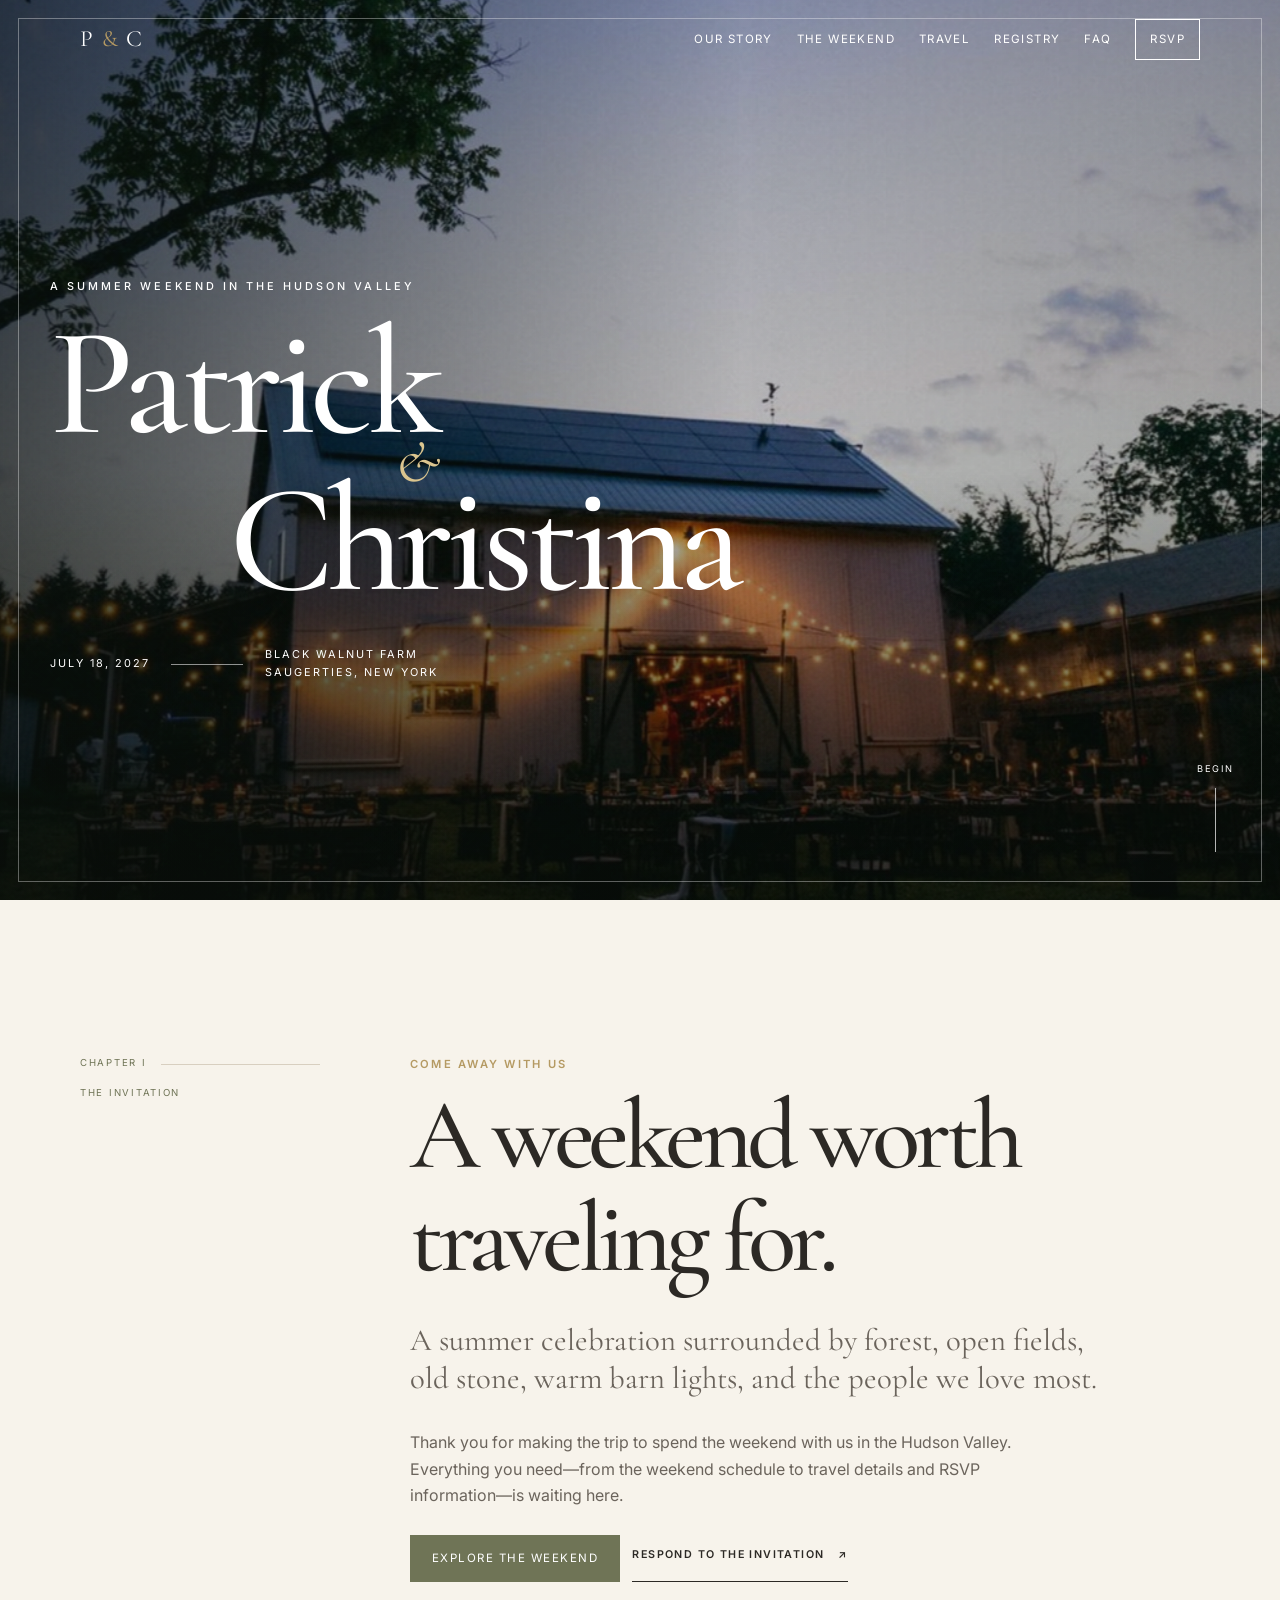
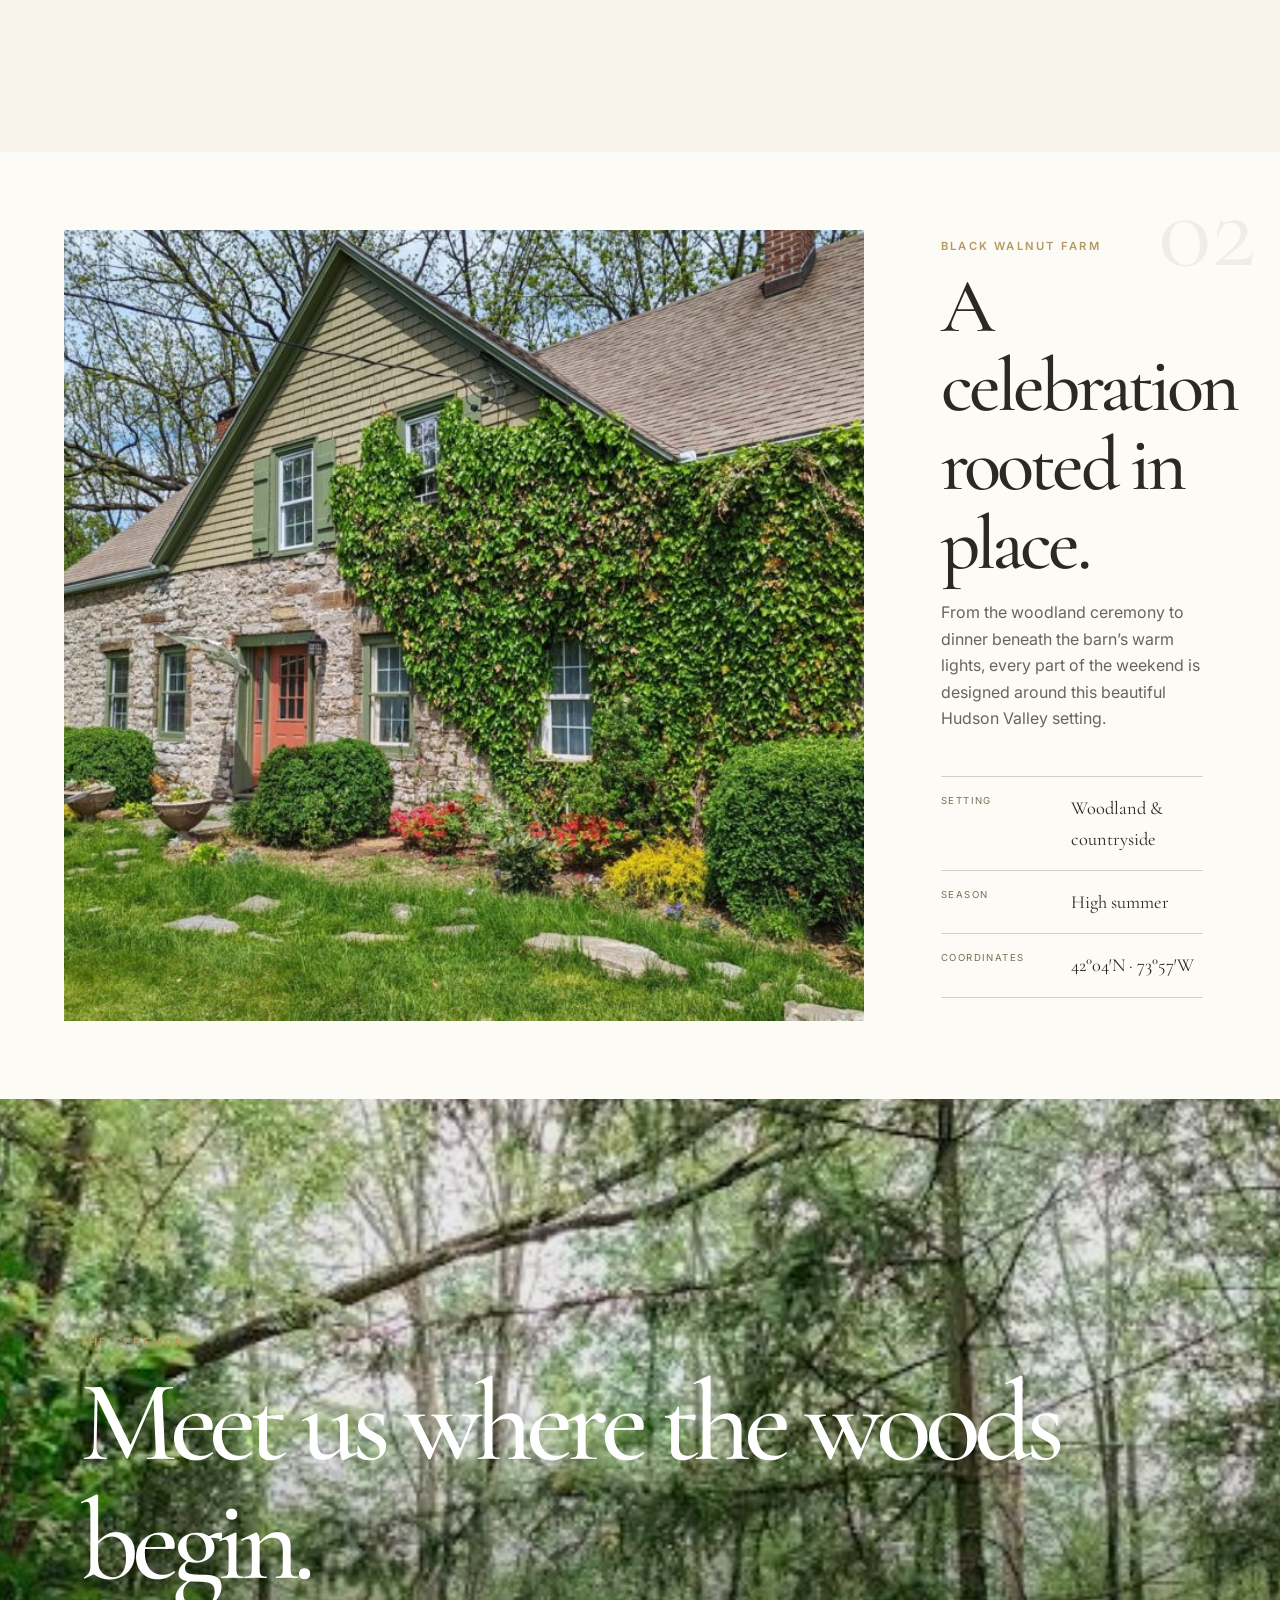
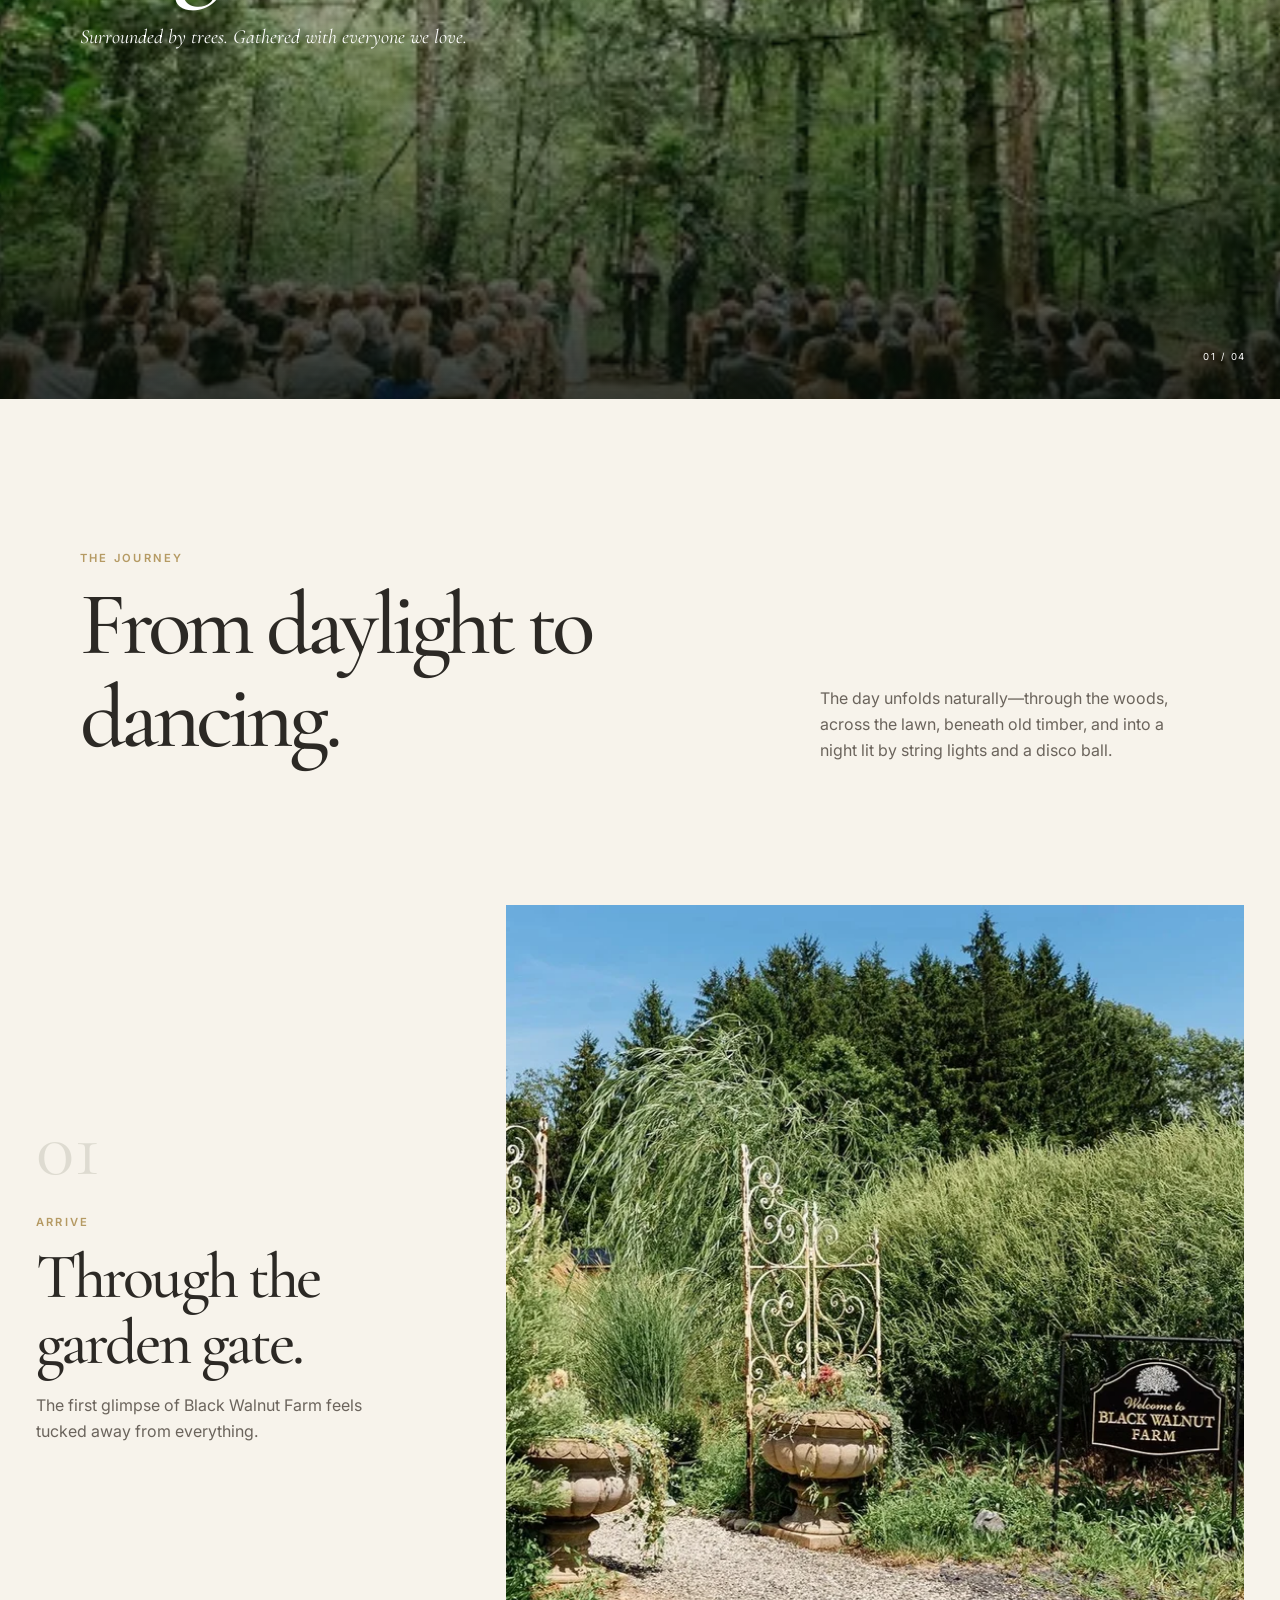
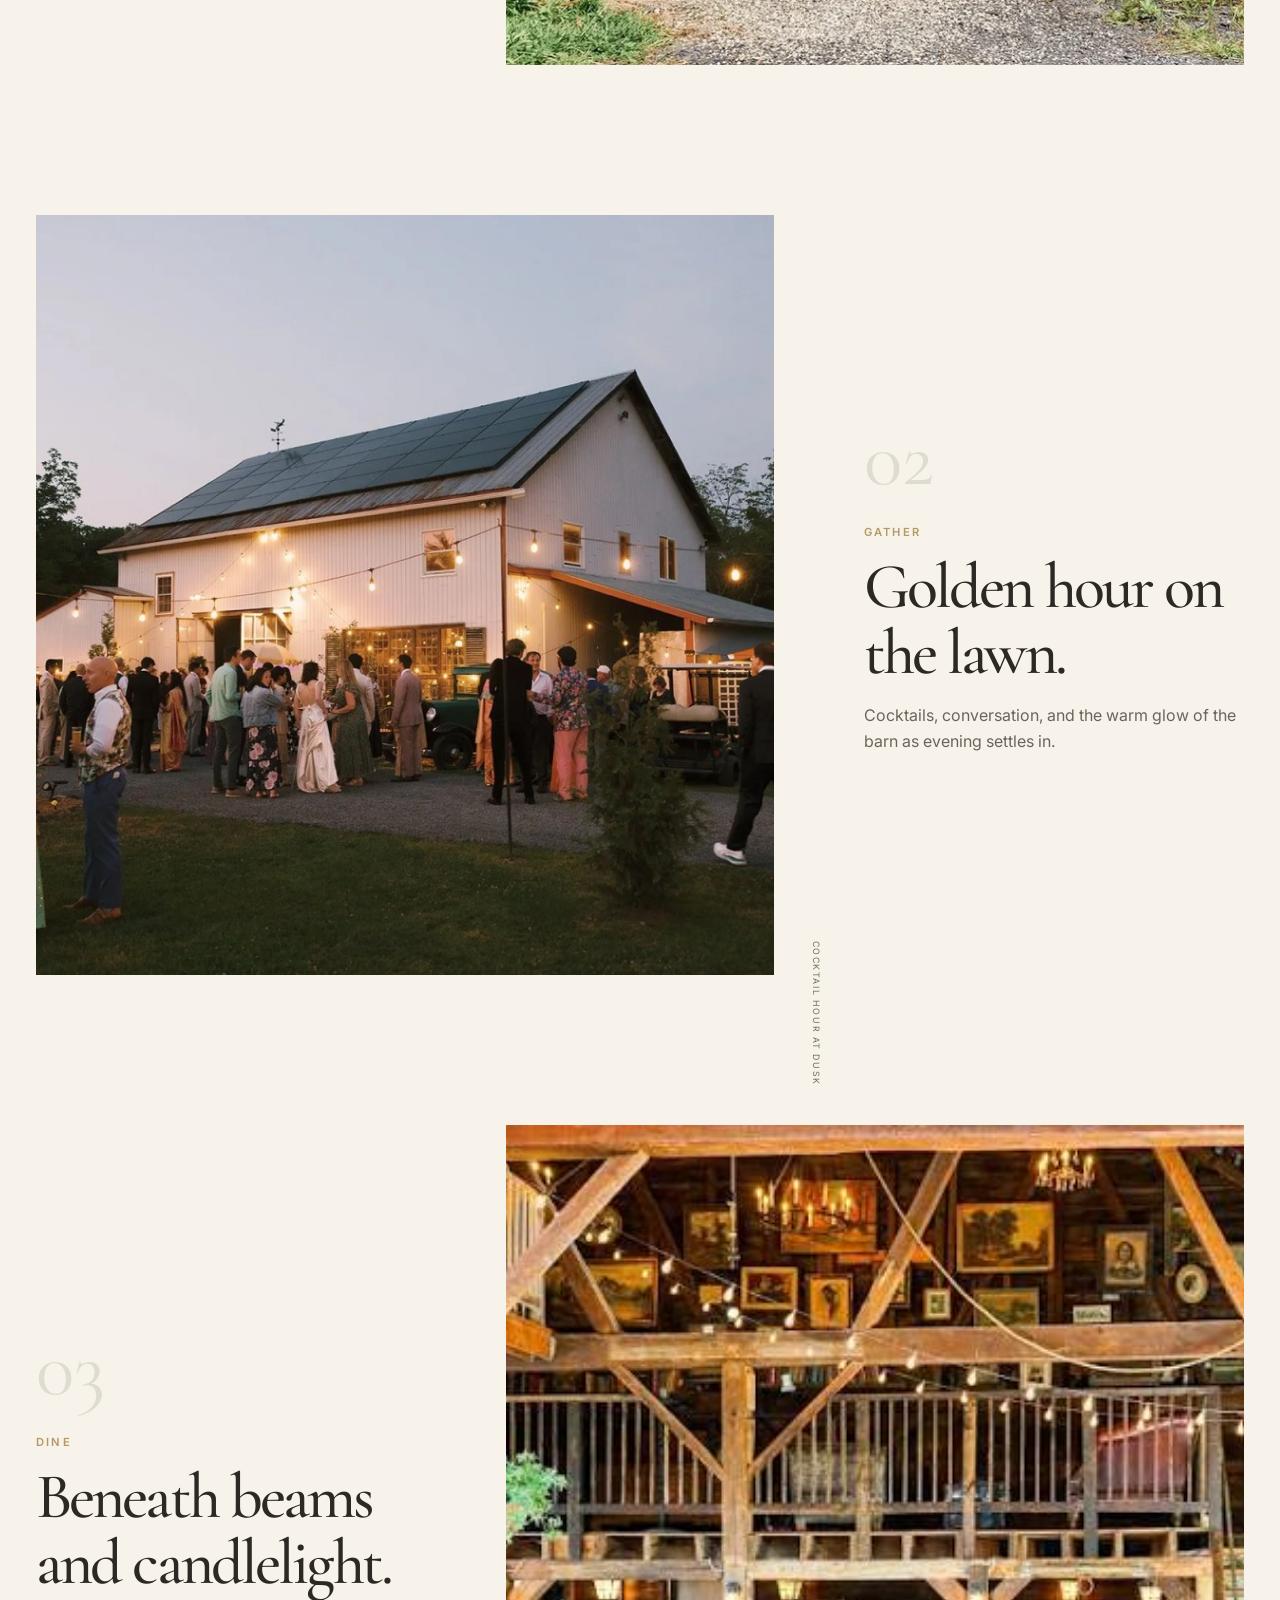
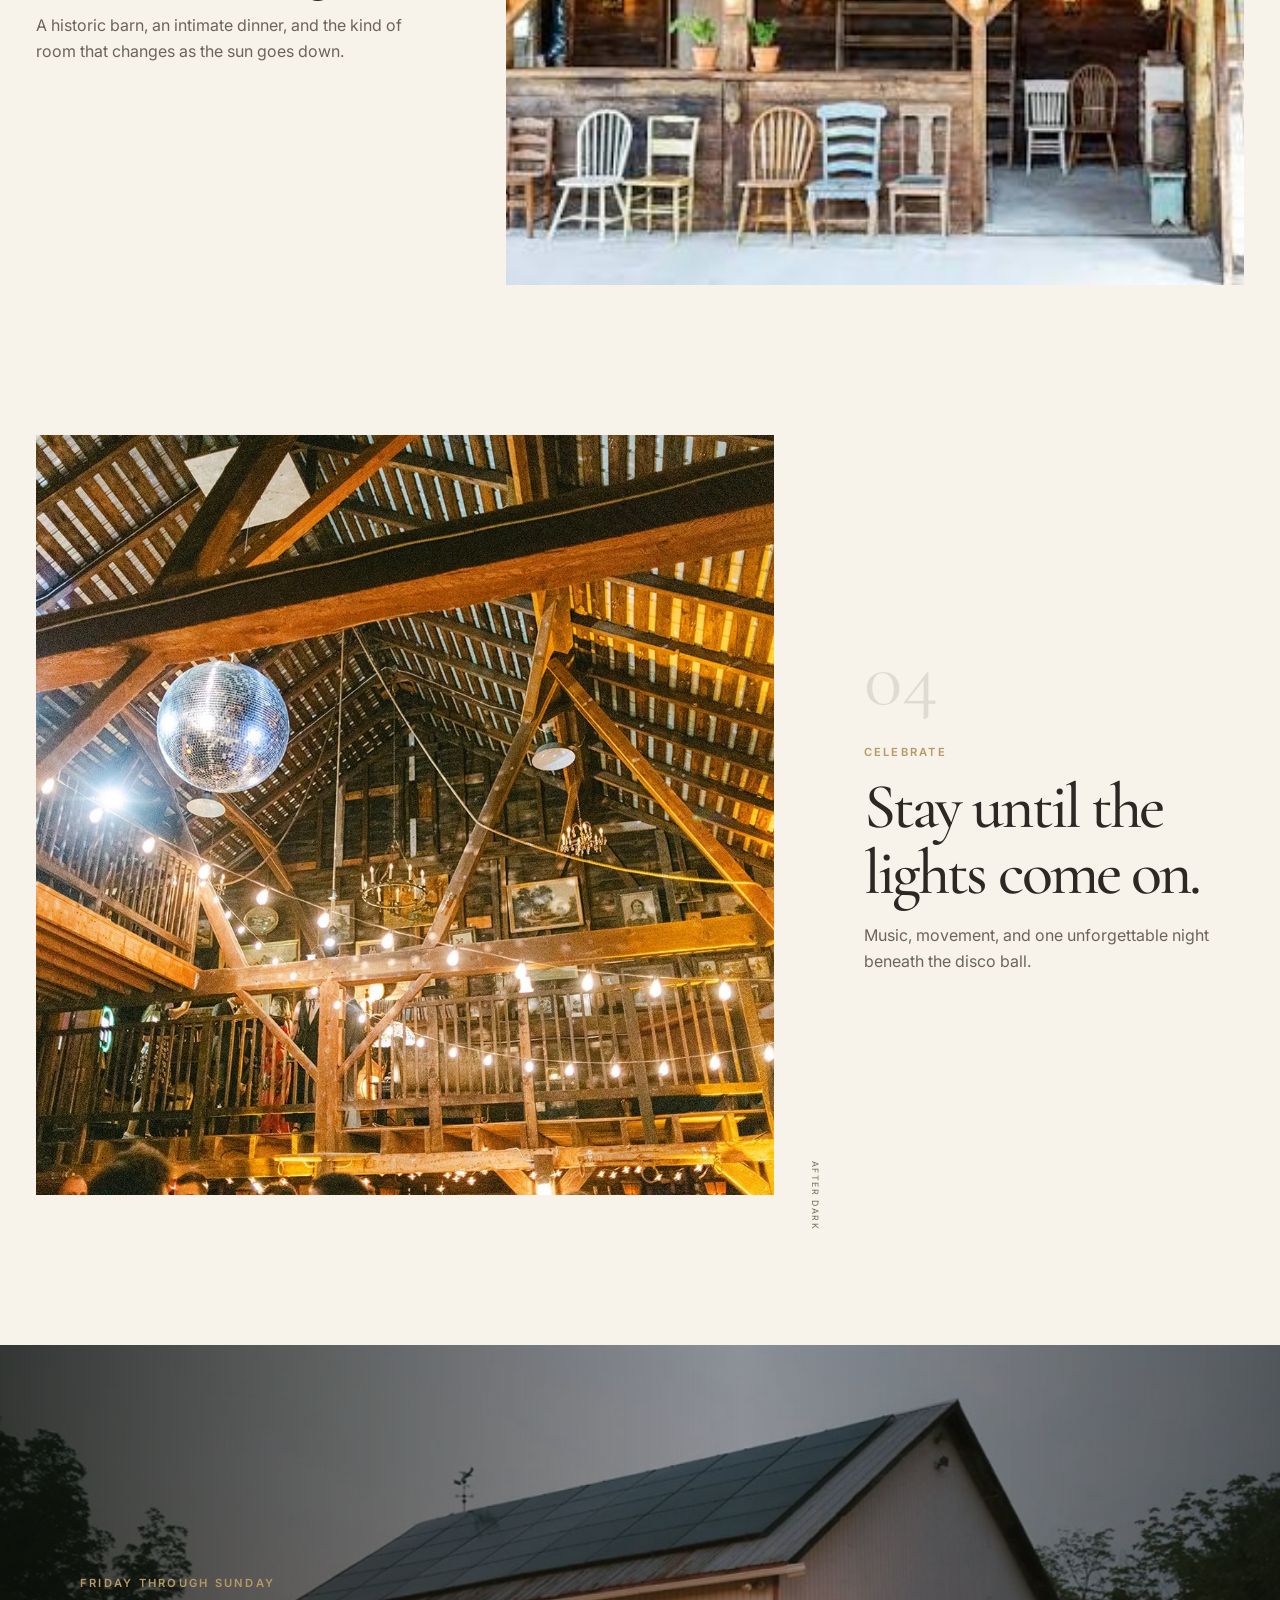
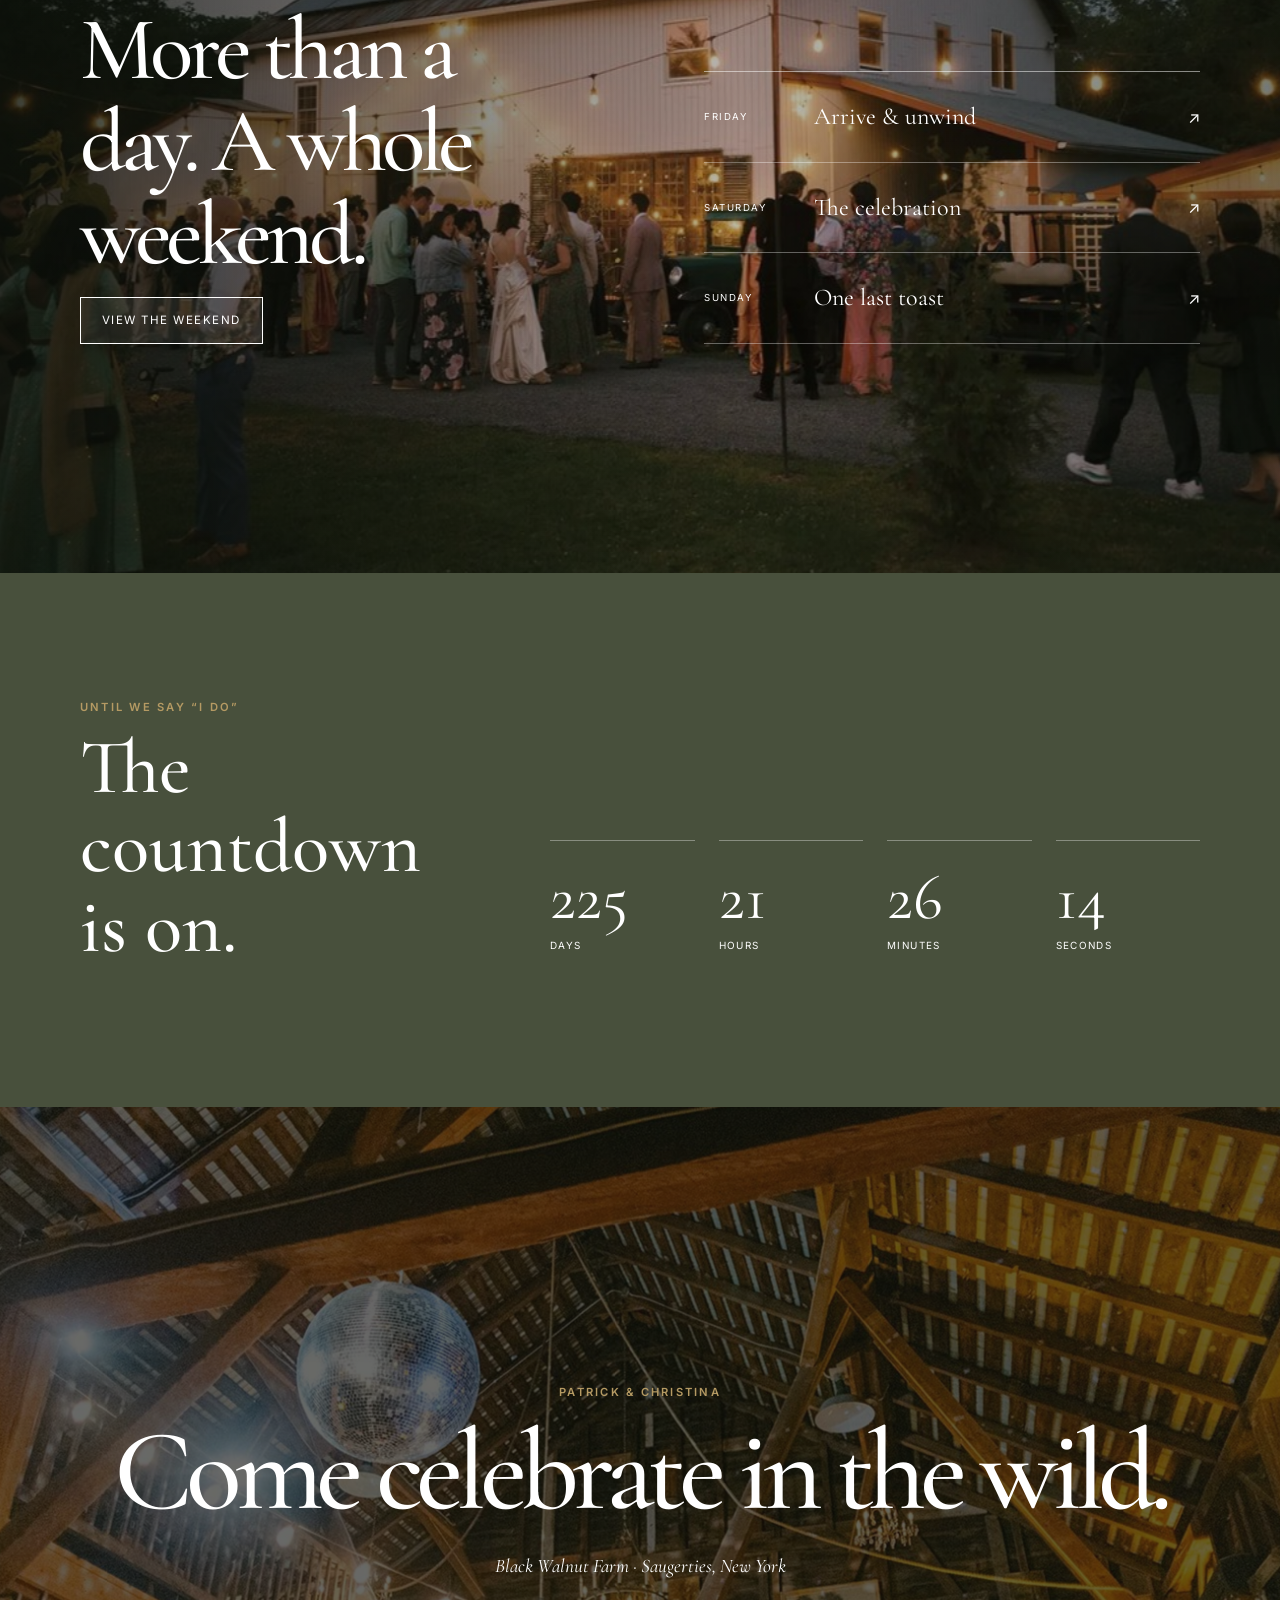
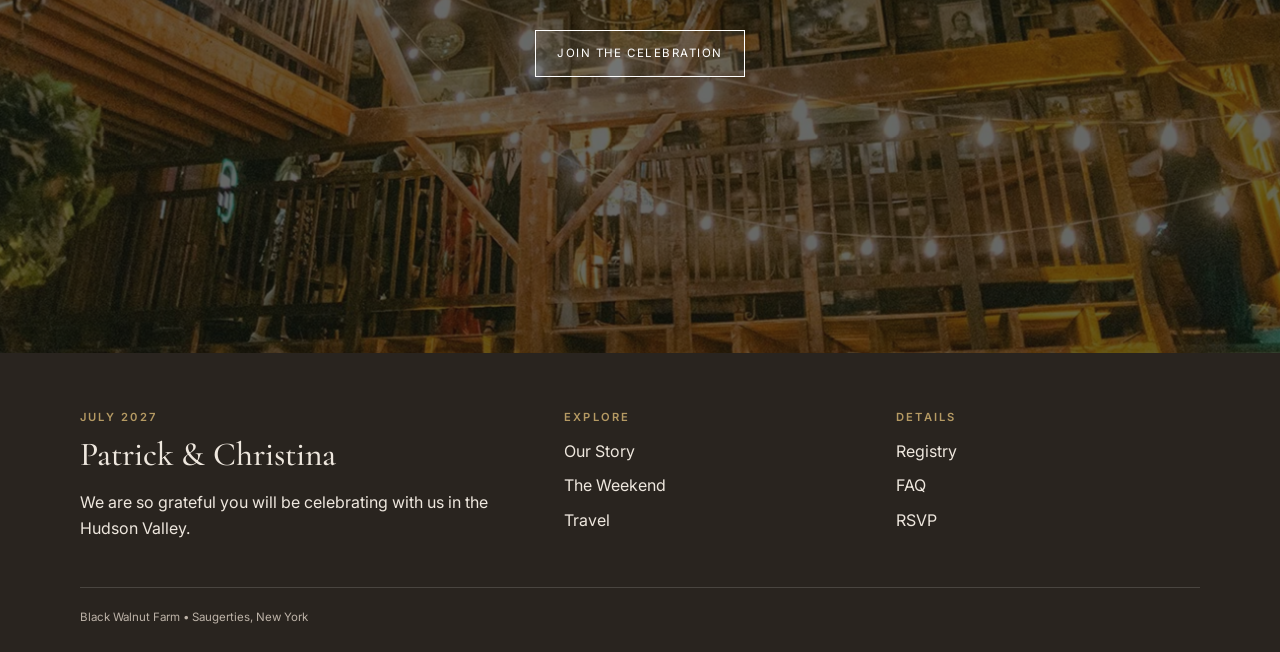
<file: index.html>
<!doctype html>
<html lang="en">
<head>
  <script src="https://identity.netlify.com/v1/netlify-identity-widget.js"></script>
  <meta charset="utf-8">
  <meta name="viewport" content="width=device-width, initial-scale=1">
  <meta name="description" content="Patrick and Christina's wedding weekend at Black Walnut Farm in Saugerties, New York.">
  <title>Patrick & Christina | July 18, 2027</title>
  <link rel="preconnect" href="https://fonts.googleapis.com">
  <link rel="preconnect" href="https://fonts.gstatic.com" crossorigin>
  <link rel="stylesheet" href="styles.css">
</head>
<body class="home-page home-v4">
  <div class="page-progress" aria-hidden="true"><span></span></div>
  <header class="site-header">
    <div class="container nav-wrap">
      <a class="brand" href="index.html" aria-label="Patrick and Christina home">P <span>&</span> C</a>
      <button class="menu-toggle" aria-label="Open navigation" aria-expanded="false"><span></span><span></span><span></span></button>
      <nav class="nav-links" aria-label="Primary navigation">
        <a href="our-story.html">Our Story</a><a href="weekend.html">The Weekend</a><a href="travel.html">Travel</a><a href="registry.html">Registry</a><a href="faq.html">FAQ</a><a class="nav-cta" href="rsvp.html">RSVP</a>
      </nav>
    </div>
  </header>

  <main>
    <section class="arrival" data-arrival aria-label="Black Walnut Farm at dusk">
      <div class="arrival-media" data-parallax="0.12"></div>
      <div class="arrival-wash"></div>
      <div class="arrival-grain"></div>
      <div class="arrival-content container">
        <p class="arrival-kicker reveal">A Summer Weekend in the Hudson Valley</p>
        <h1 aria-label="Patrick and Christina" class="reveal reveal-delay-1">
          <span class="name-one">Patrick</span><span class="ampersand">&</span><span class="name-two">Christina</span>
        </h1>
        <div class="arrival-details reveal reveal-delay-2">
          <p><span data-date>July 18, 2027</span></p>
          <span class="detail-rule"></span>
          <p><span data-venue>Black Walnut Farm</span><br><span data-location>Saugerties, New York</span></p>
        </div>
      </div>
      <a class="arrival-scroll" href="#invitation" aria-label="Continue to the invitation"><span>Begin</span><i></i></a>
      <div class="arrival-border" aria-hidden="true"></div>
    </section>

    <section id="invitation" class="invitation-section">
      <div class="container invitation-grid">
        <div class="chapter-mark reveal"><span>Chapter I</span><i></i><span>The Invitation</span></div>
        <div class="invitation-copy reveal">
          <p class="eyebrow" data-home-welcome-kicker>Come Away With Us</p>
          <h2 data-home-welcome-heading>A weekend worth<br>traveling for.</h2>
          <p class="lead muted" data-home-welcome-text>A summer celebration surrounded by forest, open fields, old stone, warm barn lights, and the people we love most.</p>
          <p class="muted welcome-text" data-home-welcome-details>Thank you for making the trip to spend the weekend with us in the Hudson Valley. Everything you need—from the weekend schedule to travel details and RSVP information—is waiting here.</p>
          <div class="actions"><a class="button" href="weekend.html">Explore the Weekend</a><a class="arrow-link" href="rsvp.html">Respond to the Invitation <span>↗</span></a></div>
        </div>
      </div>
    </section>

    <section class="farm-intro">
      <div class="farm-number" aria-hidden="true">02</div>
      <div class="farm-photo reveal"><img src="assets/farmhouse.jpg" alt="The ivy-covered stone farmhouse at Black Walnut Farm"></div>
      <div class="farm-copy reveal">
        <p class="eyebrow">Black Walnut Farm</p>
        <h2 data-home-venue-heading>A celebration<br>rooted in place.</h2>
        <p class="muted venue-text">From the woodland ceremony to dinner beneath the barn’s warm lights, every part of the weekend is designed around this beautiful Hudson Valley setting.</p>
        <dl class="farm-facts">
          <div><dt>Setting</dt><dd>Woodland & countryside</dd></div>
          <div><dt>Season</dt><dd>High summer</dd></div>
          <div><dt>Coordinates</dt><dd>42°04′N · 73°57′W</dd></div>
        </dl>
      </div>
    </section>

    <section class="woods-scene" data-scene>
      <div class="woods-media" data-parallax="0.08"></div>
      <div class="woods-overlay"></div>
      <div class="container woods-copy reveal">
        <p class="eyebrow">The Ceremony</p>
        <h2 data-home-ceremony-heading>Meet us where<br>the woods begin.</h2>
        <p data-home-ceremony-text>Surrounded by trees. Gathered with everyone we love.</p>
      </div>
      <div class="scene-index">01 / 04</div>
    </section>

    <section class="journey-section">
      <div class="container journey-header reveal">
        <div><p class="eyebrow">The Journey</p><h2 data-home-journey-heading>From daylight<br>to dancing.</h2></div>
        <p class="muted" data-home-journey-intro>The day unfolds naturally—through the woods, across the lawn, beneath old timber, and into a night lit by string lights and a disco ball.</p>
      </div>

      <div class="journey-list" data-journey-list>
        <article class="journey-row">
          <div class="journey-copy reveal"><span>01</span><p class="eyebrow">Arrive</p><h3>Through the garden gate.</h3><p class="muted">The first glimpse of Black Walnut Farm feels tucked away from everything.</p></div>
          <figure class="journey-image reveal"><img src="assets/entrance.webp" alt="Garden entrance to Black Walnut Farm"><figcaption>Welcome to Black Walnut Farm</figcaption></figure>
        </article>
        <article class="journey-row reverse">
          <div class="journey-copy reveal"><span>02</span><p class="eyebrow">Gather</p><h3>Golden hour on the lawn.</h3><p class="muted">Cocktails, conversation, and the warm glow of the barn as evening settles in.</p></div>
          <figure class="journey-image reveal"><img src="assets/cocktail-hour.jpg" alt="Guests gathering outside the barn at dusk"><figcaption>Cocktail hour at dusk</figcaption></figure>
        </article>
        <article class="journey-row">
          <div class="journey-copy reveal"><span>03</span><p class="eyebrow">Dine</p><h3>Beneath beams and candlelight.</h3><p class="muted">A historic barn, an intimate dinner, and the kind of room that changes as the sun goes down.</p></div>
          <figure class="journey-image reveal"><img src="assets/barn-interior.jpg" alt="Historic timber barn interior"><figcaption>The historic barn</figcaption></figure>
        </article>
        <article class="journey-row reverse">
          <div class="journey-copy reveal"><span>04</span><p class="eyebrow">Celebrate</p><h3>Stay until the lights come on.</h3><p class="muted">Music, movement, and one unforgettable night beneath the disco ball.</p></div>
          <figure class="journey-image reveal"><img src="assets/reception.webp" alt="Barn reception beneath string lights and a disco ball"><figcaption>After dark</figcaption></figure>
        </article>
      </div>
    </section>

    <section class="weekend-portal">
      <div class="portal-media" data-parallax="0.06"></div>
      <div class="portal-shade"></div>
      <div class="container portal-layout">
        <div class="portal-copy reveal"><p class="eyebrow">Friday Through Sunday</p><h2 data-home-weekend-heading>More than a day.<br>A whole weekend.</h2><a class="button button-light" href="weekend.html">View the Weekend</a></div>
        <div class="portal-days reveal">
          <a href="weekend.html"><span>Friday</span><strong>Arrive & unwind</strong><i>↗</i></a>
          <a href="weekend.html"><span>Saturday</span><strong>The celebration</strong><i>↗</i></a>
          <a href="weekend.html"><span>Sunday</span><strong>One last toast</strong><i>↗</i></a>
        </div>
      </div>
    </section>

    <section class="countdown-section countdown-v3">
      <div class="container countdown-v3-layout reveal">
        <div class="countdown-title"><p class="eyebrow">Until We Say “I Do”</p><h2>The countdown<br>is on.</h2></div>
        <div class="countdown" data-countdown><div><strong data-days>00</strong><span>Days</span></div><div><strong data-hours>00</strong><span>Hours</span></div><div><strong data-minutes>00</strong><span>Minutes</span></div><div><strong data-seconds>00</strong><span>Seconds</span></div></div>
      </div>
    </section>

    <section class="final-invitation">
      <div class="final-media" data-parallax="0.05"></div><div class="final-shade"></div>
      <div class="container final-copy reveal"><p class="eyebrow">Patrick & Christina</p><h2 data-home-final-heading>Come celebrate<br>in the wild.</h2><p>Black Walnut Farm · Saugerties, New York</p><a class="button button-light" href="rsvp.html">Join the Celebration</a></div>
    </section>
  </main>

  <footer class="site-footer"><div class="container"><div class="footer-grid"><div><p class="eyebrow">July 2027</p><h3>Patrick & Christina</h3><p>We are so grateful you will be celebrating with us in the Hudson Valley.</p></div><div><p class="eyebrow">Explore</p><div class="footer-links"><a href="our-story.html">Our Story</a><a href="weekend.html">The Weekend</a><a href="travel.html">Travel</a></div></div><div><p class="eyebrow">Details</p><div class="footer-links"><a href="registry.html">Registry</a><a href="faq.html">FAQ</a><a href="rsvp.html">RSVP</a></div></div></div><div class="footer-bottom">Black Walnut Farm • Saugerties, New York</div></div></footer>
  <script src="cms-content.js"></script><script src="script.js"></script>
  <script>if(window.netlifyIdentity){window.netlifyIdentity.on("init",u=>{if(!u)window.netlifyIdentity.on("login",()=>{location.href="/admin/"})})}</script>
</body></html>
</file>
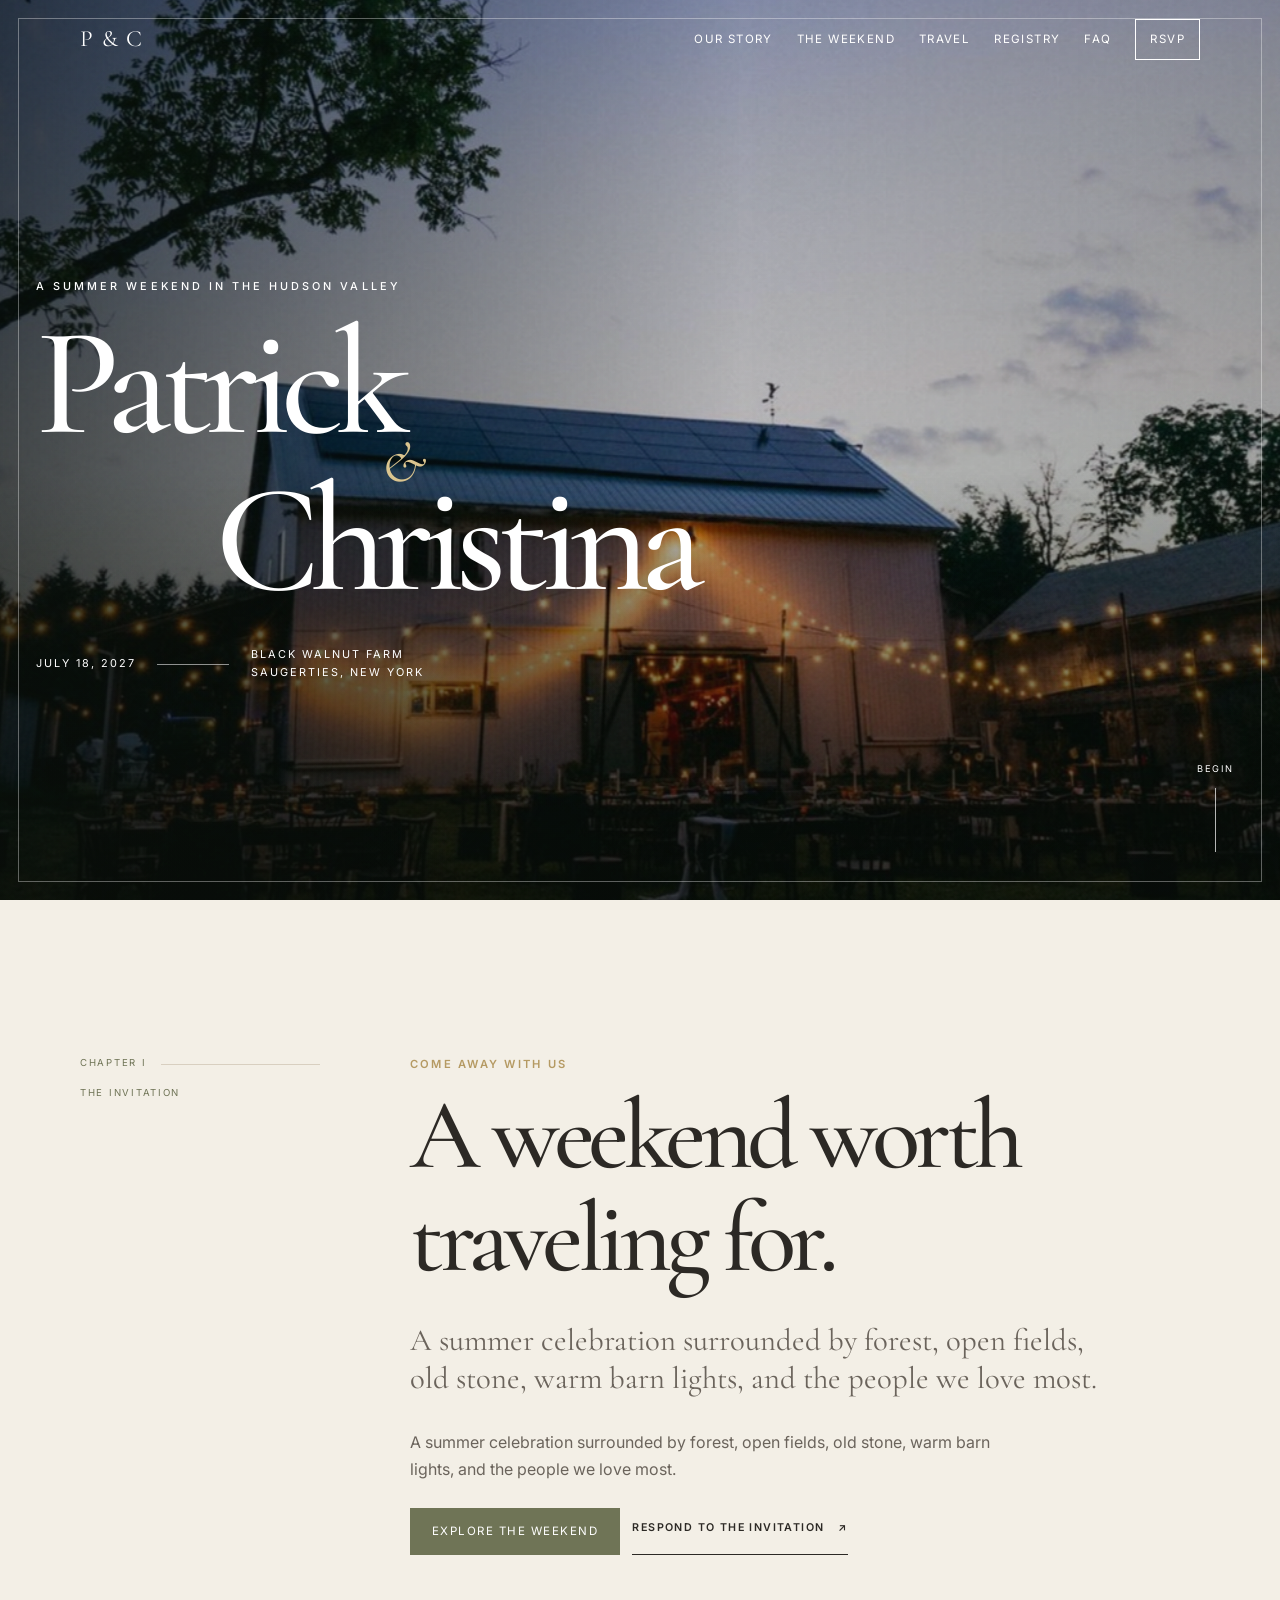
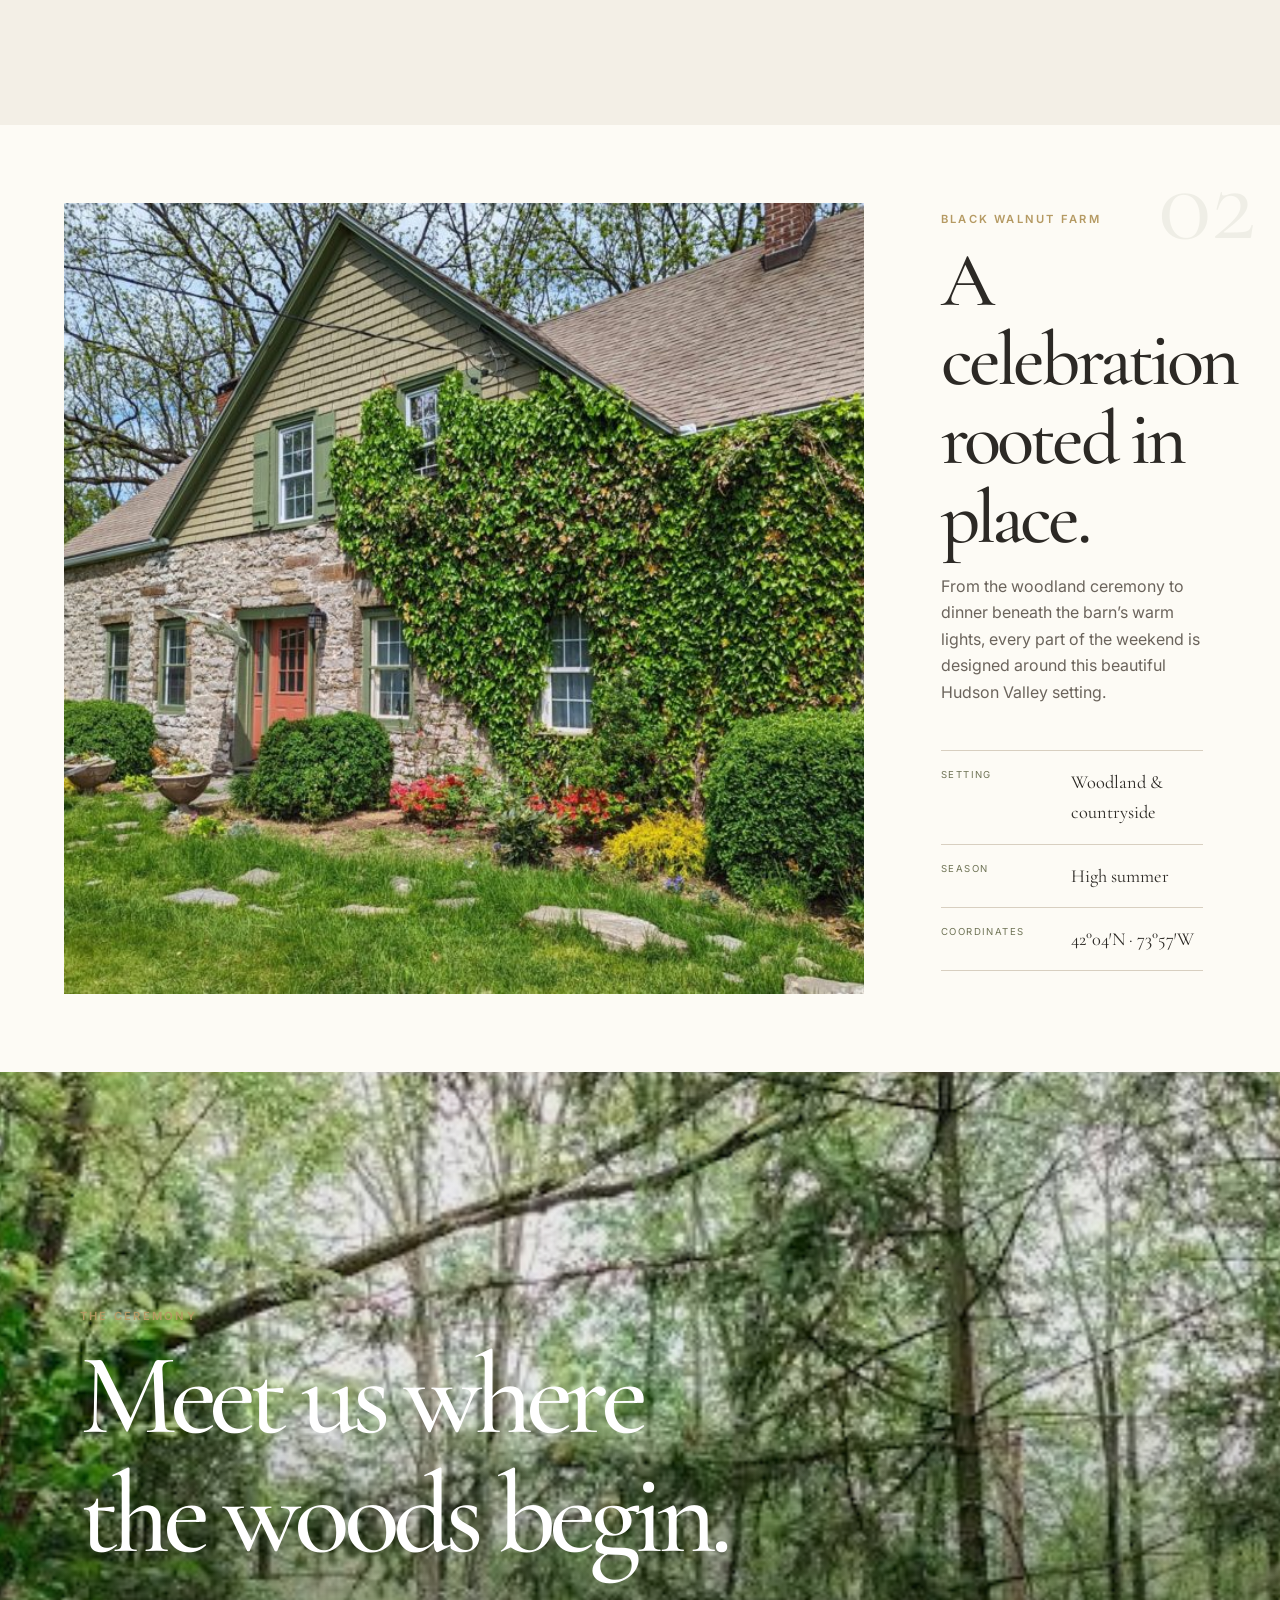
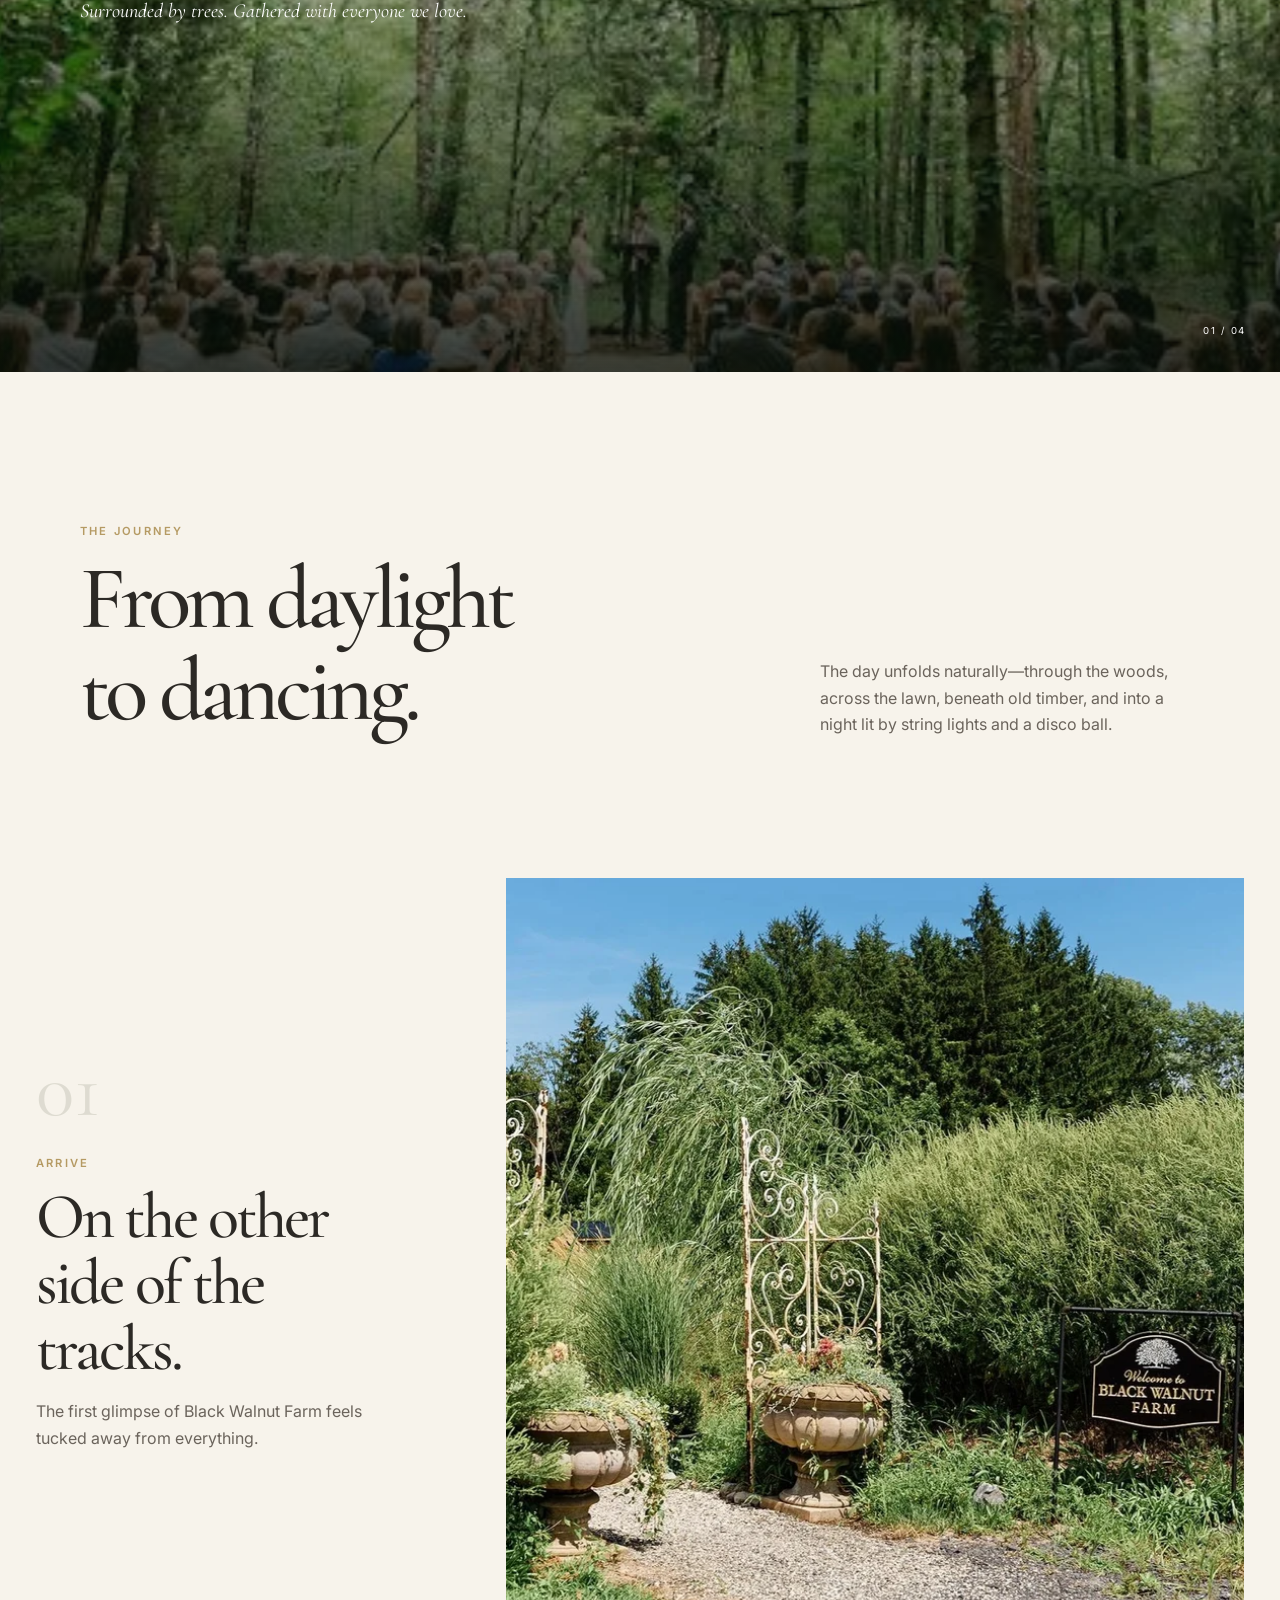
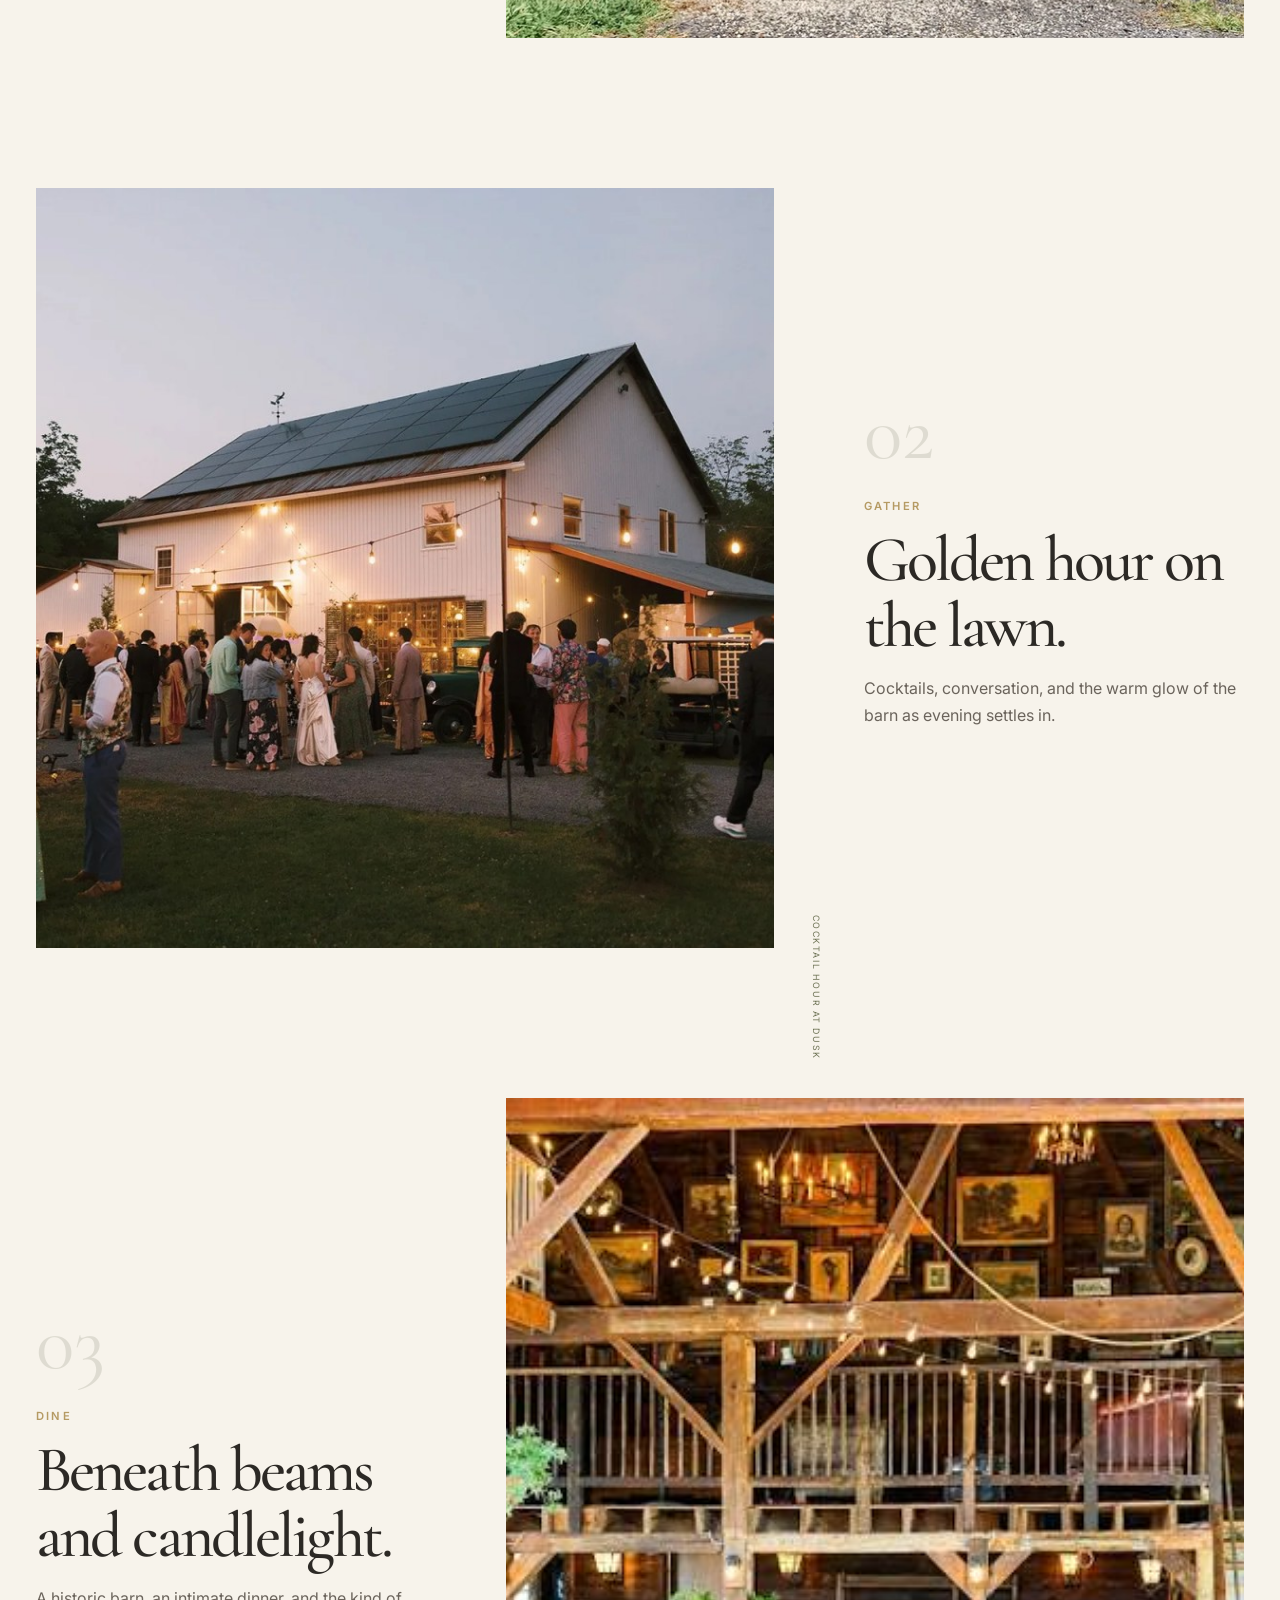
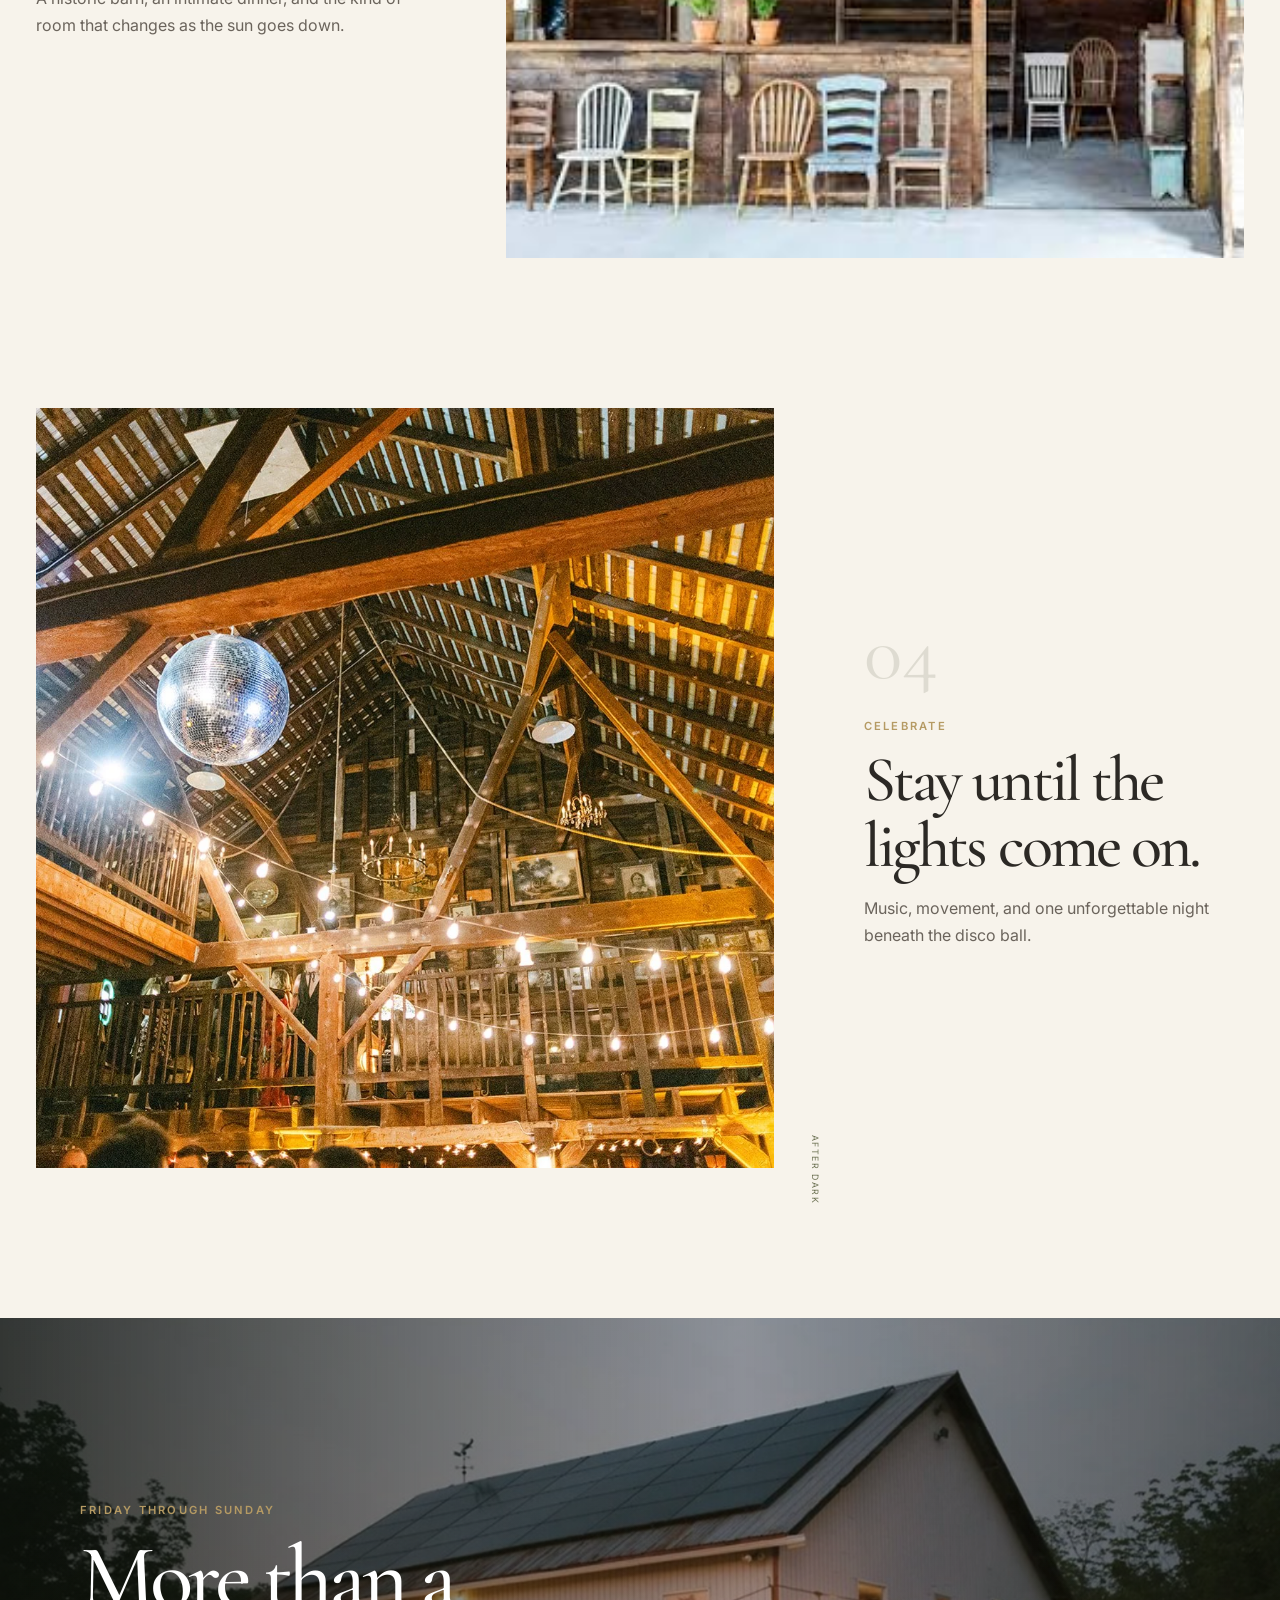
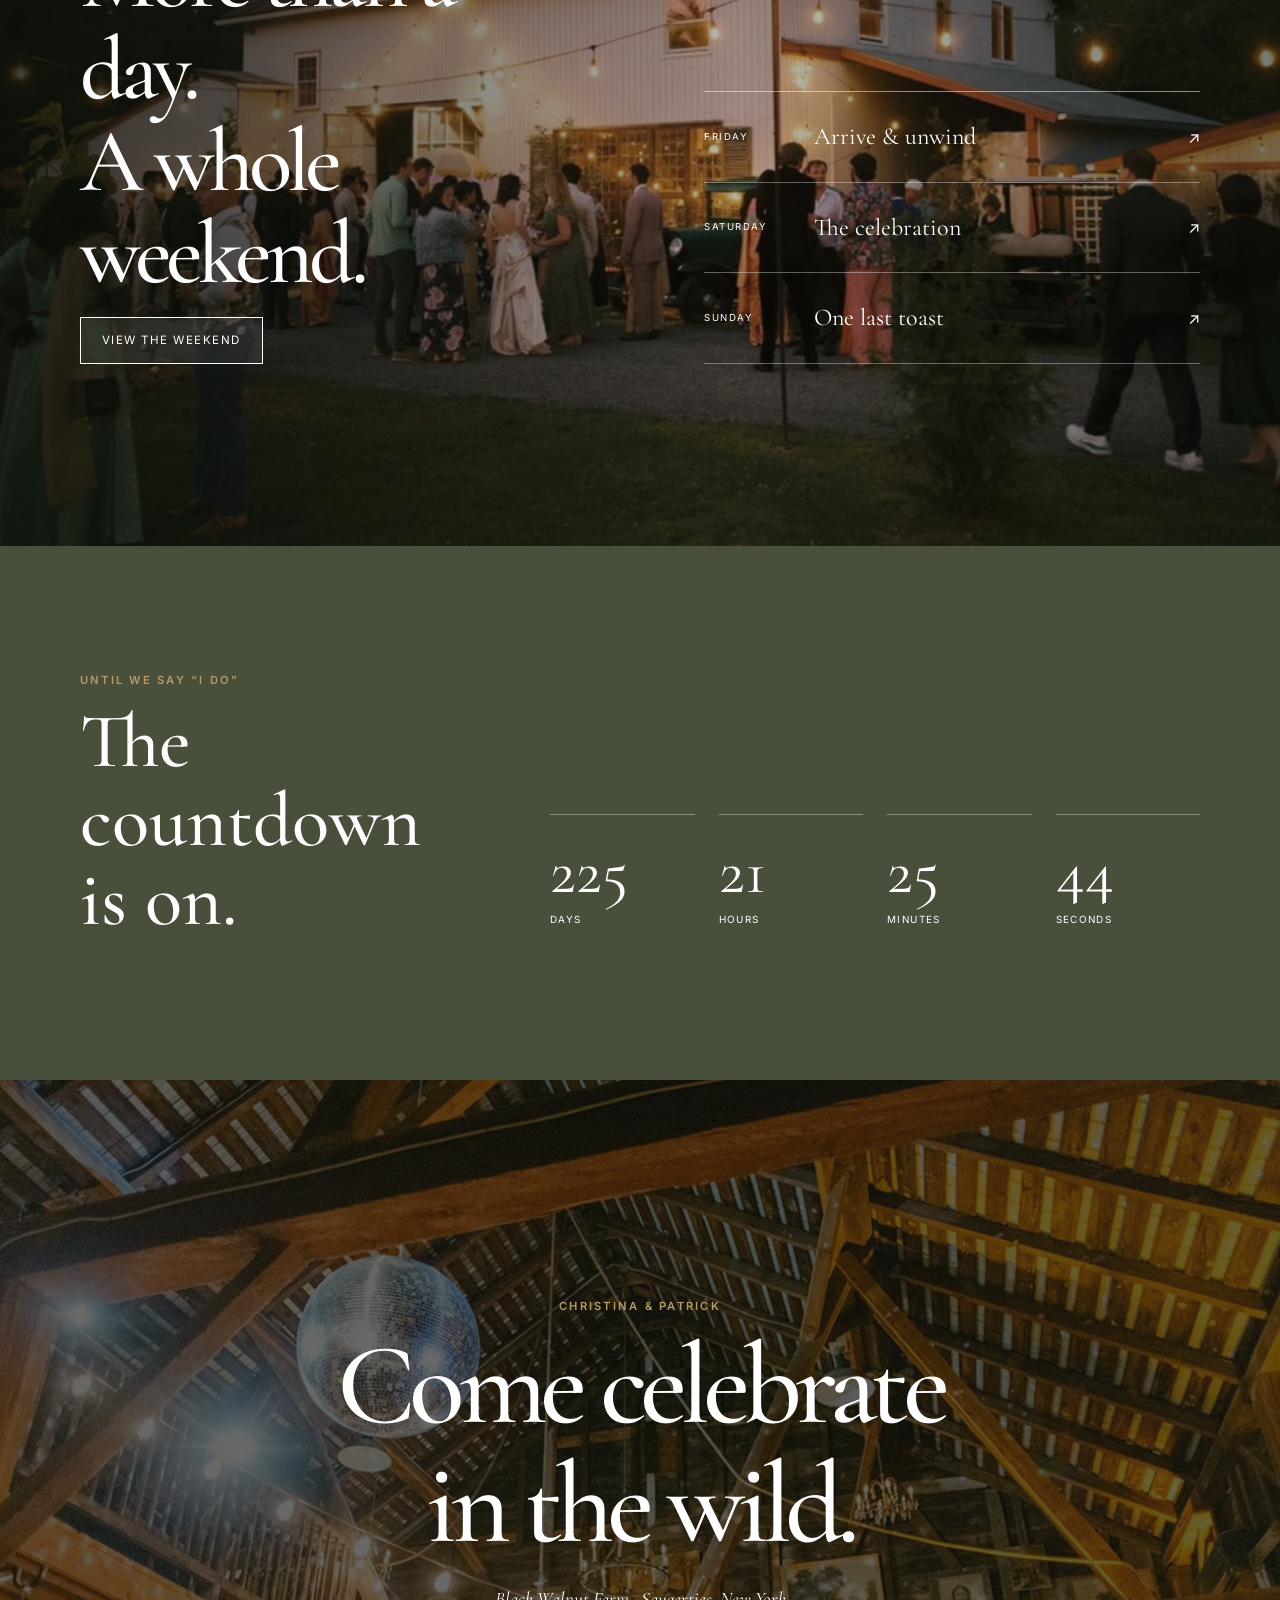
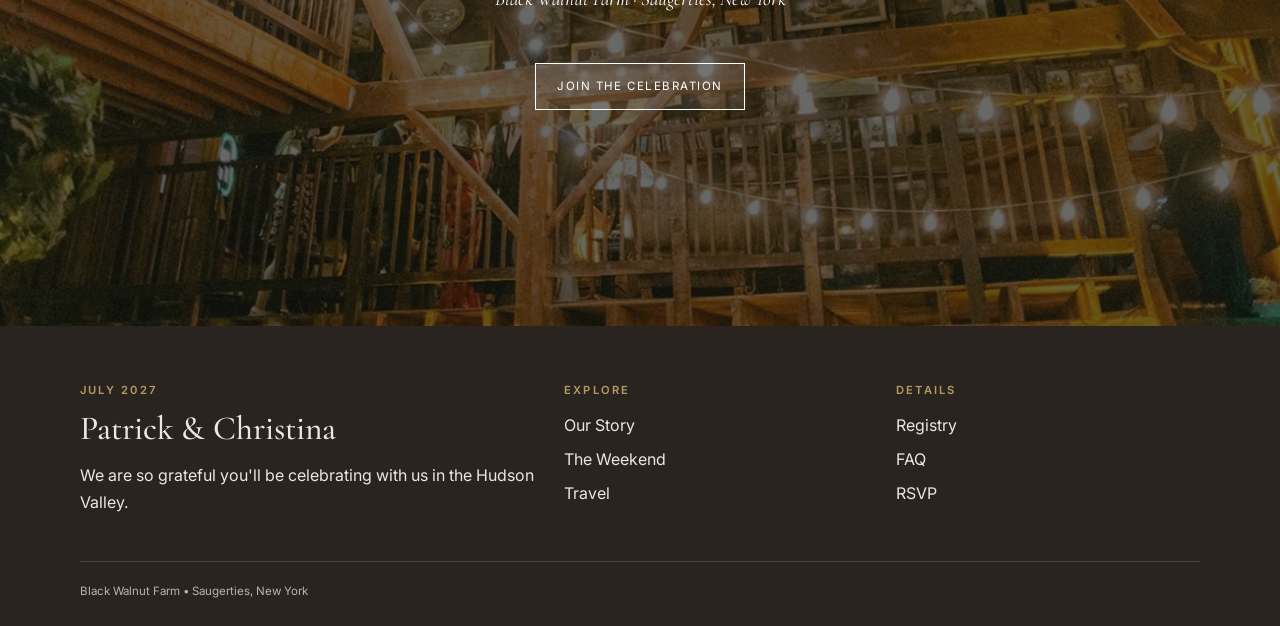
<file: christina-patrick-wedding-v3/index.html>
<!doctype html>
<html lang="en">
<head>
  <script src="https://identity.netlify.com/v1/netlify-identity-widget.js"></script>
  <meta charset="utf-8">
  <meta name="viewport" content="width=device-width, initial-scale=1">
  <meta name="description" content="Patrick and Christina's wedding weekend at Black Walnut Farm in Saugerties, New York.">
  <title>Patrick & Christina | July 10, 2027</title>
  <link rel="preconnect" href="https://fonts.googleapis.com">
  <link rel="preconnect" href="https://fonts.gstatic.com" crossorigin>
  <link rel="stylesheet" href="styles.css">
</head>
<body class="home-page home-v3">
  <div class="page-progress" aria-hidden="true"><span></span></div>
  <header class="site-header">
    <div class="container nav-wrap">
      <a class="brand" href="index.html" aria-label="Patrick and Christina home">P <span>&</span> C</a>
      <button class="menu-toggle" aria-label="Open navigation" aria-expanded="false"><span></span><span></span><span></span></button>
      <nav class="nav-links" aria-label="Primary navigation">
        <a href="our-story.html">Our Story</a><a href="weekend.html">The Weekend</a><a href="travel.html">Travel</a><a href="registry.html">Registry</a><a href="faq.html">FAQ</a><a class="nav-cta" href="rsvp.html">RSVP</a>
      </nav>
    </div>
  </header>

  <main>
    <section class="arrival" data-arrival aria-label="Black Walnut Farm at dusk">
      <div class="arrival-media" data-parallax="0.12"></div>
      <div class="arrival-wash"></div>
      <div class="arrival-grain"></div>
      <div class="arrival-content container">
        <p class="arrival-kicker reveal">A Summer Weekend in the Hudson Valley</p>
        <h1 aria-label="Patrick and Christina" class="reveal reveal-delay-1">
          <span class="name-one">Patrick</span><span class="ampersand">&</span><span class="name-two">Christina</span>
        </h1>
        <div class="arrival-details reveal reveal-delay-2">
          <p><span data-date>July 18, 2027</span></p>
          <span class="detail-rule"></span>
          <p><span data-venue>Black Walnut Farm</span><br><span data-location>Saugerties, New York</span></p>
        </div>
      </div>
      <a class="arrival-scroll" href="#invitation" aria-label="Continue to the invitation"><span>Begin</span><i></i></a>
      <div class="arrival-border" aria-hidden="true"></div>
    </section>

    <section id="invitation" class="invitation-section">
      <div class="container invitation-grid">
        <div class="chapter-mark reveal"><span>Chapter I</span><i></i><span>The Invitation</span></div>
        <div class="invitation-copy reveal">
          <p class="eyebrow">Come Away With Us</p>
          <h2>A weekend worth<br>traveling for.</h2>
          <p class="lead muted">A summer celebration surrounded by forest, open fields, old stone, warm barn lights, and the people we love most.</p>
          <p class="muted welcome-text">Thank you for making the trip to spend the weekend with us in the Hudson Valley. Everything you need—from the weekend schedule to travel details and RSVP information—is waiting here.</p>
          <div class="actions"><a class="button" href="weekend.html">Explore the Weekend</a><a class="arrow-link" href="rsvp.html">Respond to the Invitation <span>↗</span></a></div>
        </div>
      </div>
    </section>

    <section class="farm-intro">
      <div class="farm-number" aria-hidden="true">02</div>
      <div class="farm-photo reveal"><img src="assets/farmhouse.jpg" alt="The ivy-covered stone farmhouse at Black Walnut Farm"></div>
      <div class="farm-copy reveal">
        <p class="eyebrow">Black Walnut Farm</p>
        <h2>A celebration<br>rooted in place.</h2>
        <p class="muted venue-text">From the woodland ceremony to dinner beneath the barn’s warm lights, every part of the weekend is designed around this beautiful Hudson Valley setting.</p>
        <dl class="farm-facts">
          <div><dt>Setting</dt><dd>Woodland & countryside</dd></div>
          <div><dt>Season</dt><dd>High summer</dd></div>
          <div><dt>Coordinates</dt><dd>42°04′N · 73°57′W</dd></div>
        </dl>
      </div>
    </section>

    <section class="woods-scene" data-scene>
      <div class="woods-media" data-parallax="0.08"></div>
      <div class="woods-overlay"></div>
      <div class="container woods-copy reveal">
        <p class="eyebrow">The Ceremony</p>
        <h2>Meet us where<br>the woods begin.</h2>
        <p>Surrounded by trees. Gathered with everyone we love.</p>
      </div>
      <div class="scene-index">01 / 04</div>
    </section>

    <section class="journey-section">
      <div class="container journey-header reveal">
        <div><p class="eyebrow">The Journey</p><h2>From daylight<br>to dancing.</h2></div>
        <p class="muted">The day unfolds naturally—through the woods, across the lawn, beneath old timber, and into a night lit by string lights and a disco ball.</p>
      </div>

      <div class="journey-list">
        <article class="journey-row">
          <div class="journey-copy reveal"><span>01</span><p class="eyebrow">Arrive</p><h3>On the other side of the tracks.</h3><p class="muted">The first glimpse of Black Walnut Farm feels tucked away from everything.</p></div>
          <figure class="journey-image reveal"><img src="assets/entrance.webp" alt="Garden entrance to Black Walnut Farm"><figcaption>Welcome to Black Walnut Farm</figcaption></figure>
        </article>
        <article class="journey-row reverse">
          <div class="journey-copy reveal"><span>02</span><p class="eyebrow">Gather</p><h3>Golden hour on the lawn.</h3><p class="muted">Cocktails, conversation, and the warm glow of the barn as evening settles in.</p></div>
          <figure class="journey-image reveal"><img src="assets/cocktail-hour.jpg" alt="Guests gathering outside the barn at dusk"><figcaption>Cocktail hour at dusk</figcaption></figure>
        </article>
        <article class="journey-row">
          <div class="journey-copy reveal"><span>03</span><p class="eyebrow">Dine</p><h3>Beneath beams and candlelight.</h3><p class="muted">A historic barn, an intimate dinner, and the kind of room that changes as the sun goes down.</p></div>
          <figure class="journey-image reveal"><img src="assets/barn-interior.jpg" alt="Historic timber barn interior"><figcaption>The historic barn</figcaption></figure>
        </article>
        <article class="journey-row reverse">
          <div class="journey-copy reveal"><span>04</span><p class="eyebrow">Celebrate</p><h3>Stay until the lights come on.</h3><p class="muted">Music, movement, and one unforgettable night beneath the disco ball.</p></div>
          <figure class="journey-image reveal"><img src="assets/reception.webp" alt="Barn reception beneath string lights and a disco ball"><figcaption>After dark</figcaption></figure>
        </article>
      </div>
    </section>

    <section class="weekend-portal">
      <div class="portal-media" data-parallax="0.06"></div>
      <div class="portal-shade"></div>
      <div class="container portal-layout">
        <div class="portal-copy reveal"><p class="eyebrow">Friday Through Sunday</p><h2>More than a day.<br>A whole weekend.</h2><a class="button button-light" href="weekend.html">View the Weekend</a></div>
        <div class="portal-days reveal">
          <a href="weekend.html"><span>Friday</span><strong>Arrive & unwind</strong><i>↗</i></a>
          <a href="weekend.html"><span>Saturday</span><strong>The celebration</strong><i>↗</i></a>
          <a href="weekend.html"><span>Sunday</span><strong>One last toast</strong><i>↗</i></a>
        </div>
      </div>
    </section>

    <section class="countdown-section countdown-v3">
      <div class="container countdown-v3-layout reveal">
        <div class="countdown-title"><p class="eyebrow">Until We Say “I Do”</p><h2>The countdown<br>is on.</h2></div>
        <div class="countdown" data-countdown><div><strong data-days>00</strong><span>Days</span></div><div><strong data-hours>00</strong><span>Hours</span></div><div><strong data-minutes>00</strong><span>Minutes</span></div><div><strong data-seconds>00</strong><span>Seconds</span></div></div>
      </div>
    </section>

    <section class="final-invitation">
      <div class="final-media" data-parallax="0.05"></div><div class="final-shade"></div>
      <div class="container final-copy reveal"><p class="eyebrow">Christina & Patrick</p><h2>Come celebrate<br>in the wild.</h2><p>Black Walnut Farm · Saugerties, New York</p><a class="button button-light" href="rsvp.html">Join the Celebration</a></div>
    </section>
  </main>

  <footer class="site-footer"><div class="container"><div class="footer-grid"><div><p class="eyebrow">July 2027</p><h3>Patrick & Christina</h3><p>We are so grateful you'll be celebrating with us in the Hudson Valley.</p></div><div><p class="eyebrow">Explore</p><div class="footer-links"><a href="our-story.html">Our Story</a><a href="weekend.html">The Weekend</a><a href="travel.html">Travel</a></div></div><div><p class="eyebrow">Details</p><div class="footer-links"><a href="registry.html">Registry</a><a href="faq.html">FAQ</a><a href="rsvp.html">RSVP</a></div></div></div><div class="footer-bottom">Black Walnut Farm • Saugerties, New York</div></div></footer>
  <script src="cms-content.js"></script><script src="script.js"></script>
  <script>if(window.netlifyIdentity){window.netlifyIdentity.on("init",u=>{if(!u)window.netlifyIdentity.on("login",()=>{location.href="/admin/"})})}</script>
</body></html>
</file>
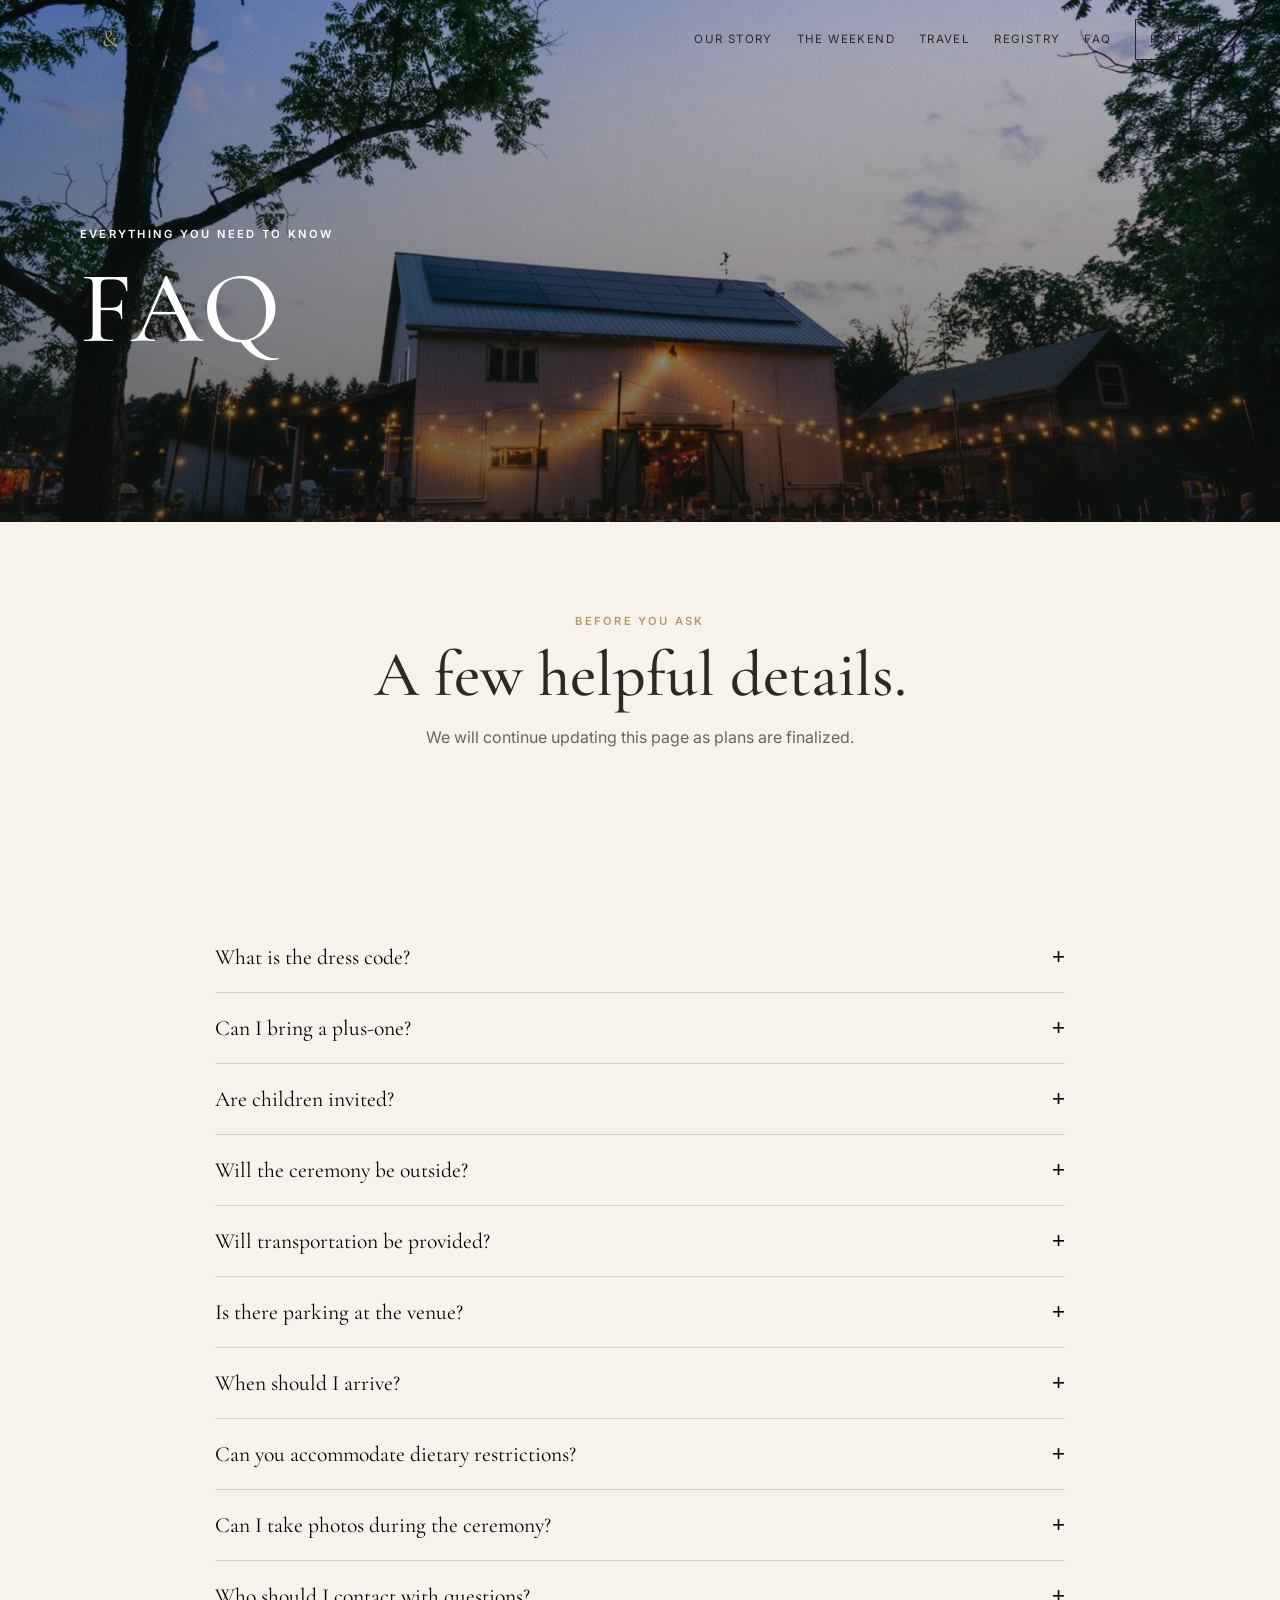
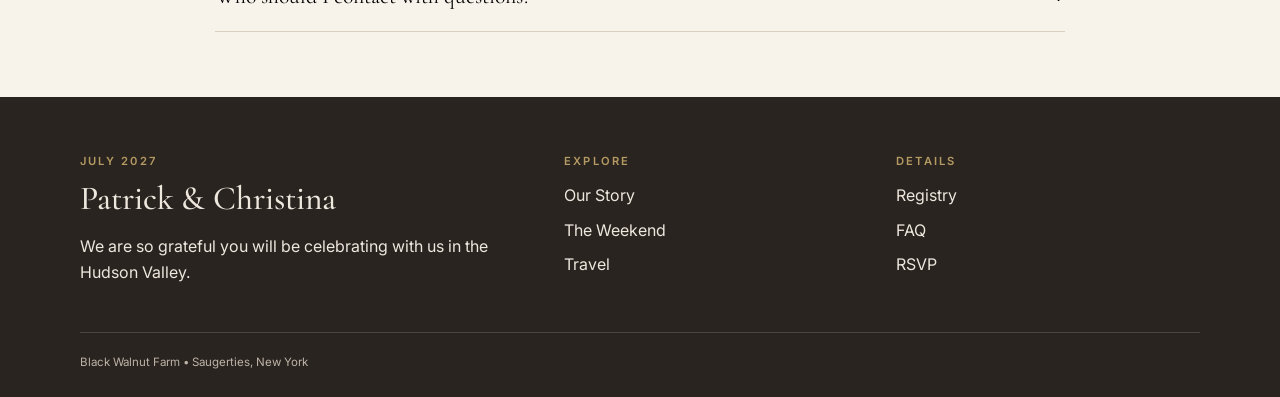
<file: faq.html>
<!doctype html>
<html lang="en">
<head><script src="https://identity.netlify.com/v1/netlify-identity-widget.js"></script><meta charset="utf-8"><meta name="viewport" content="width=device-width, initial-scale=1"><title>FAQ | Patrick & Christina</title><link rel="stylesheet" href="styles.css"></head>
<body>

<header class="site-header">
  <div class="container nav-wrap">
    <a class="brand" href="index.html">P <span>&</span> C</a>
    <button class="menu-toggle" aria-label="Open navigation" aria-expanded="false">
      <span></span><span></span><span></span>
    </button>
    <nav class="nav-links" aria-label="Primary navigation">
      <a href="our-story.html">Our Story</a>
      <a href="weekend.html">The Weekend</a>
      <a href="travel.html">Travel</a>
      <a href="registry.html">Registry</a>
      <a href="faq.html">FAQ</a>
      <a class="nav-cta" href="rsvp.html">RSVP</a>
    </nav>
  </div>
</header>

<main>
  <section class="page-hero" style="--hero-image:url('assets/hero.jpg')">
    <div class="container"><p class="eyebrow" style="color:#fff">Everything You Need to Know</p><h1>FAQ</h1></div>
  </section>
  <section class="section">
    <div class="container center max-copy center-copy"><p class="eyebrow">Before You Ask</p><h2 data-faq-heading>A few helpful details.</h2><p class="muted" data-faq-intro>We will continue updating this page as plans are finalized.</p></div>
  </section>
  <section class="section-tight"><div class="container faq-list" data-faq-list></div></section>
</main>

<footer class="site-footer">
  <div class="container">
    <div class="footer-grid">
      <div>
        <p class="eyebrow">July 2027</p>
        <h3>Patrick & Christina</h3>
        <p>We are so grateful you will be celebrating with us in the Hudson Valley.</p>
      </div>
      <div>
        <p class="eyebrow">Explore</p>
        <div class="footer-links">
          <a href="our-story.html">Our Story</a>
          <a href="weekend.html">The Weekend</a>
          <a href="travel.html">Travel</a>
        </div>
      </div>
      <div>
        <p class="eyebrow">Details</p>
        <div class="footer-links">
          <a href="registry.html">Registry</a>
          <a href="faq.html">FAQ</a>
          <a href="rsvp.html">RSVP</a>
        </div>
      </div>
    </div>
    <div class="footer-bottom">Black Walnut Farm • Saugerties, New York</div>
  </div>
</footer>
<script src="cms-content.js"></script><script src="script.js"></script>

<script>if(window.netlifyIdentity){window.netlifyIdentity.on("init",u=>{if(!u)window.netlifyIdentity.on("login",()=>{location.href="/admin/"})})}</script></body></html>
</file>
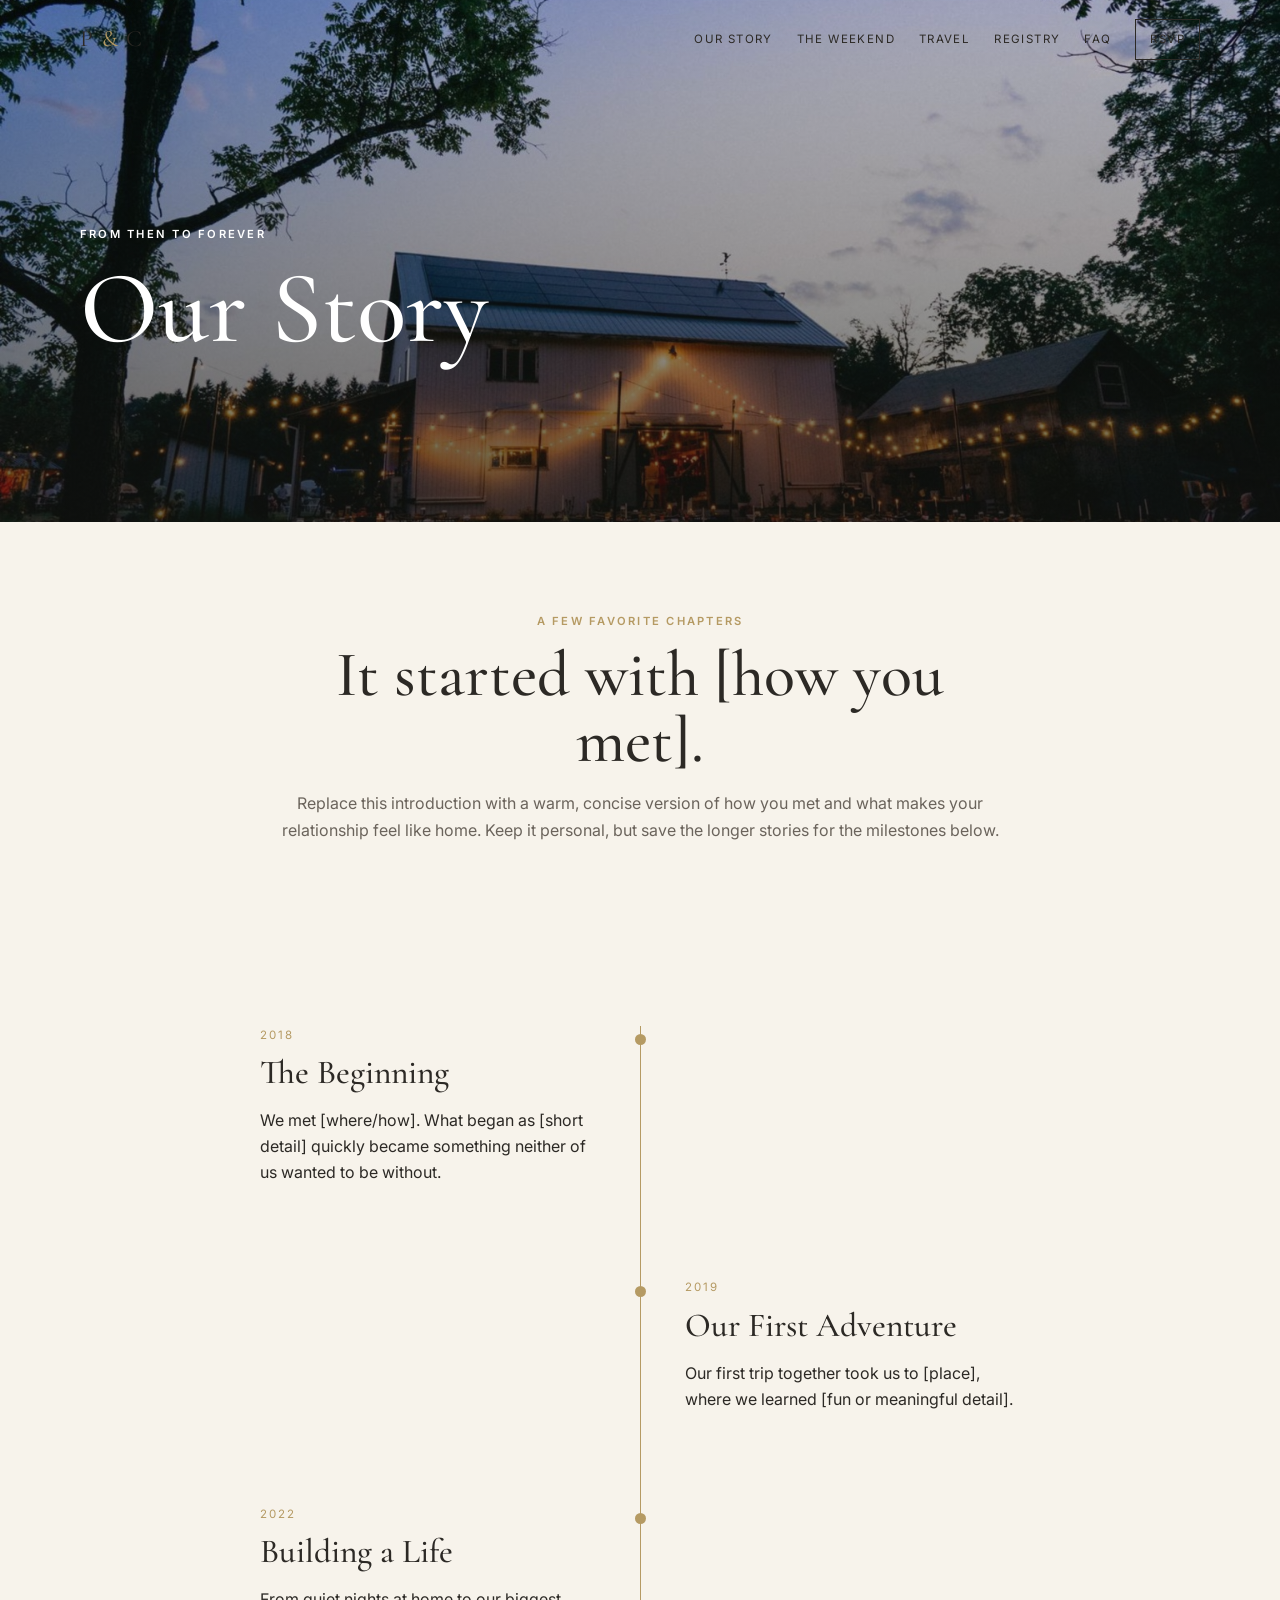
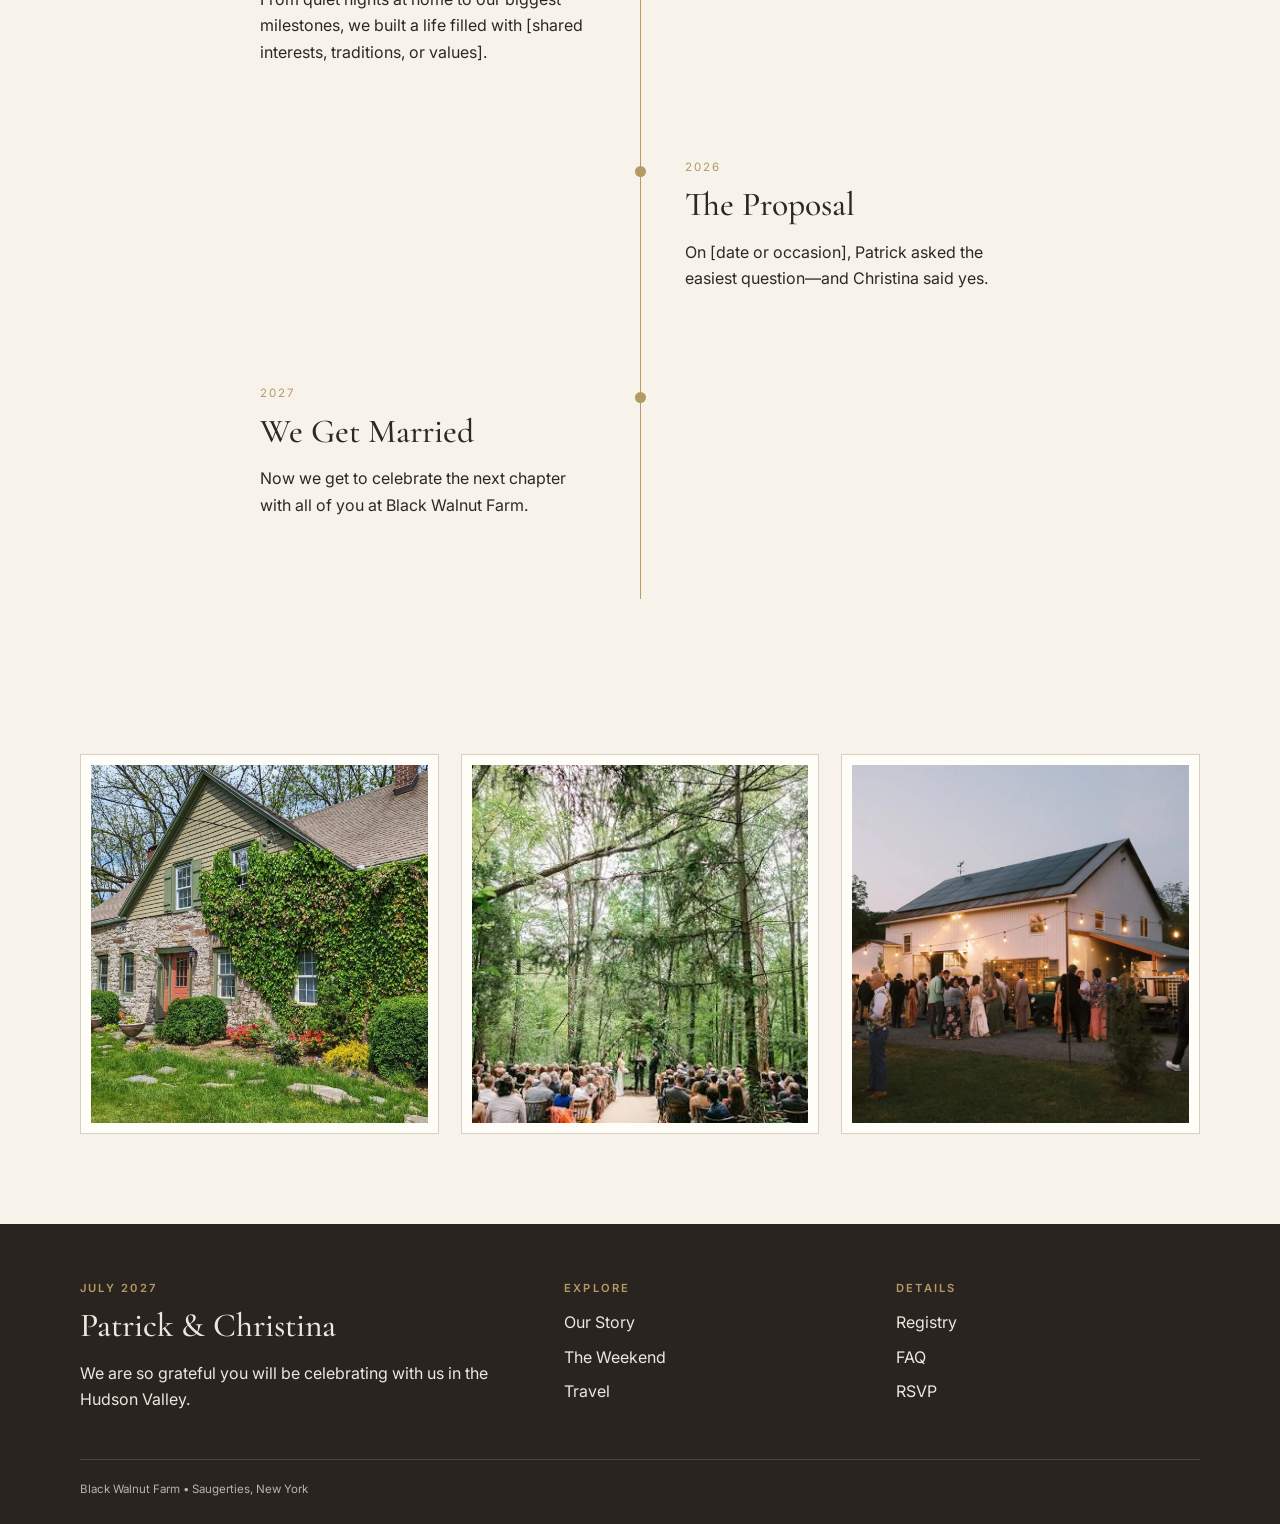
<file: our-story.html>
<!doctype html>
<html lang="en">
<head><script src="https://identity.netlify.com/v1/netlify-identity-widget.js"></script><meta charset="utf-8"><meta name="viewport" content="width=device-width, initial-scale=1"><title>Our Story | Patrick & Christina</title><link rel="stylesheet" href="styles.css"></head>
<body>

<header class="site-header">
  <div class="container nav-wrap">
    <a class="brand" href="index.html">P <span>&</span> C</a>
    <button class="menu-toggle" aria-label="Open navigation" aria-expanded="false">
      <span></span><span></span><span></span>
    </button>
    <nav class="nav-links" aria-label="Primary navigation">
      <a href="our-story.html">Our Story</a>
      <a href="weekend.html">The Weekend</a>
      <a href="travel.html">Travel</a>
      <a href="registry.html">Registry</a>
      <a href="faq.html">FAQ</a>
      <a class="nav-cta" href="rsvp.html">RSVP</a>
    </nav>
  </div>
</header>

<main>
  <section class="page-hero" style="--hero-image:url('assets/hero.jpg')">
    <div class="container"><p class="eyebrow" style="color:#fff">From Then to Forever</p><h1>Our Story</h1></div>
  </section>
  <section class="section">
    <div class="container center max-copy center-copy">
      <p class="eyebrow">A Few Favorite Chapters</p>
      <h2 data-story-heading>It started with [how you met].</h2>
      <p class="muted">Replace this introduction with a warm, concise version of how you met and what makes your relationship feel like home. Keep it personal, but save the longer stories for the milestones below.</p>
    </div>
  </section>
  <section class="section-tight">
    <div class="container timeline">
      <article class="timeline-item"><p class="timeline-year">2018</p><h3>The Beginning</h3><p>We met [where/how]. What began as [short detail] quickly became something neither of us wanted to be without.</p></article>
      <article class="timeline-item"><p class="timeline-year">2019</p><h3>Our First Adventure</h3><p>Our first trip together took us to [place], where we learned [fun or meaningful detail].</p></article>
      <article class="timeline-item"><p class="timeline-year">2022</p><h3>Building a Life</h3><p>From quiet nights at home to our biggest milestones, we built a life filled with [shared interests, traditions, or values].</p></article>
      <article class="timeline-item"><p class="timeline-year">2026</p><h3>The Proposal</h3><p>On [date or occasion], Patrick asked the easiest question—and Christina said yes.</p></article>
      <article class="timeline-item"><p class="timeline-year">2027</p><h3>We Get Married</h3><p>Now we get to celebrate the next chapter with all of you at Black Walnut Farm.</p></article>
    </div>
  </section>
  <section class="section">
    <div class="container grid-3">
      <div class="image-card" style="min-height:380px"><img src="assets/farmhouse.jpg" alt="Couple walking outdoors"></div>
      <div class="image-card" style="min-height:380px"><img src="assets/ceremony.jpg" alt="Couple celebrating"></div>
      <div class="image-card" style="min-height:380px"><img src="assets/cocktail-hour.jpg" alt="Couple holding hands"></div>
    </div>
  </section>
</main>

<footer class="site-footer">
  <div class="container">
    <div class="footer-grid">
      <div>
        <p class="eyebrow">July 2027</p>
        <h3>Patrick & Christina</h3>
        <p>We are so grateful you will be celebrating with us in the Hudson Valley.</p>
      </div>
      <div>
        <p class="eyebrow">Explore</p>
        <div class="footer-links">
          <a href="our-story.html">Our Story</a>
          <a href="weekend.html">The Weekend</a>
          <a href="travel.html">Travel</a>
        </div>
      </div>
      <div>
        <p class="eyebrow">Details</p>
        <div class="footer-links">
          <a href="registry.html">Registry</a>
          <a href="faq.html">FAQ</a>
          <a href="rsvp.html">RSVP</a>
        </div>
      </div>
    </div>
    <div class="footer-bottom">Black Walnut Farm • Saugerties, New York</div>
  </div>
</footer>
<script src="cms-content.js"></script><script src="script.js"></script>

<script>if(window.netlifyIdentity){window.netlifyIdentity.on("init",u=>{if(!u)window.netlifyIdentity.on("login",()=>{location.href="/admin/"})})}</script></body>
</html>
</file>
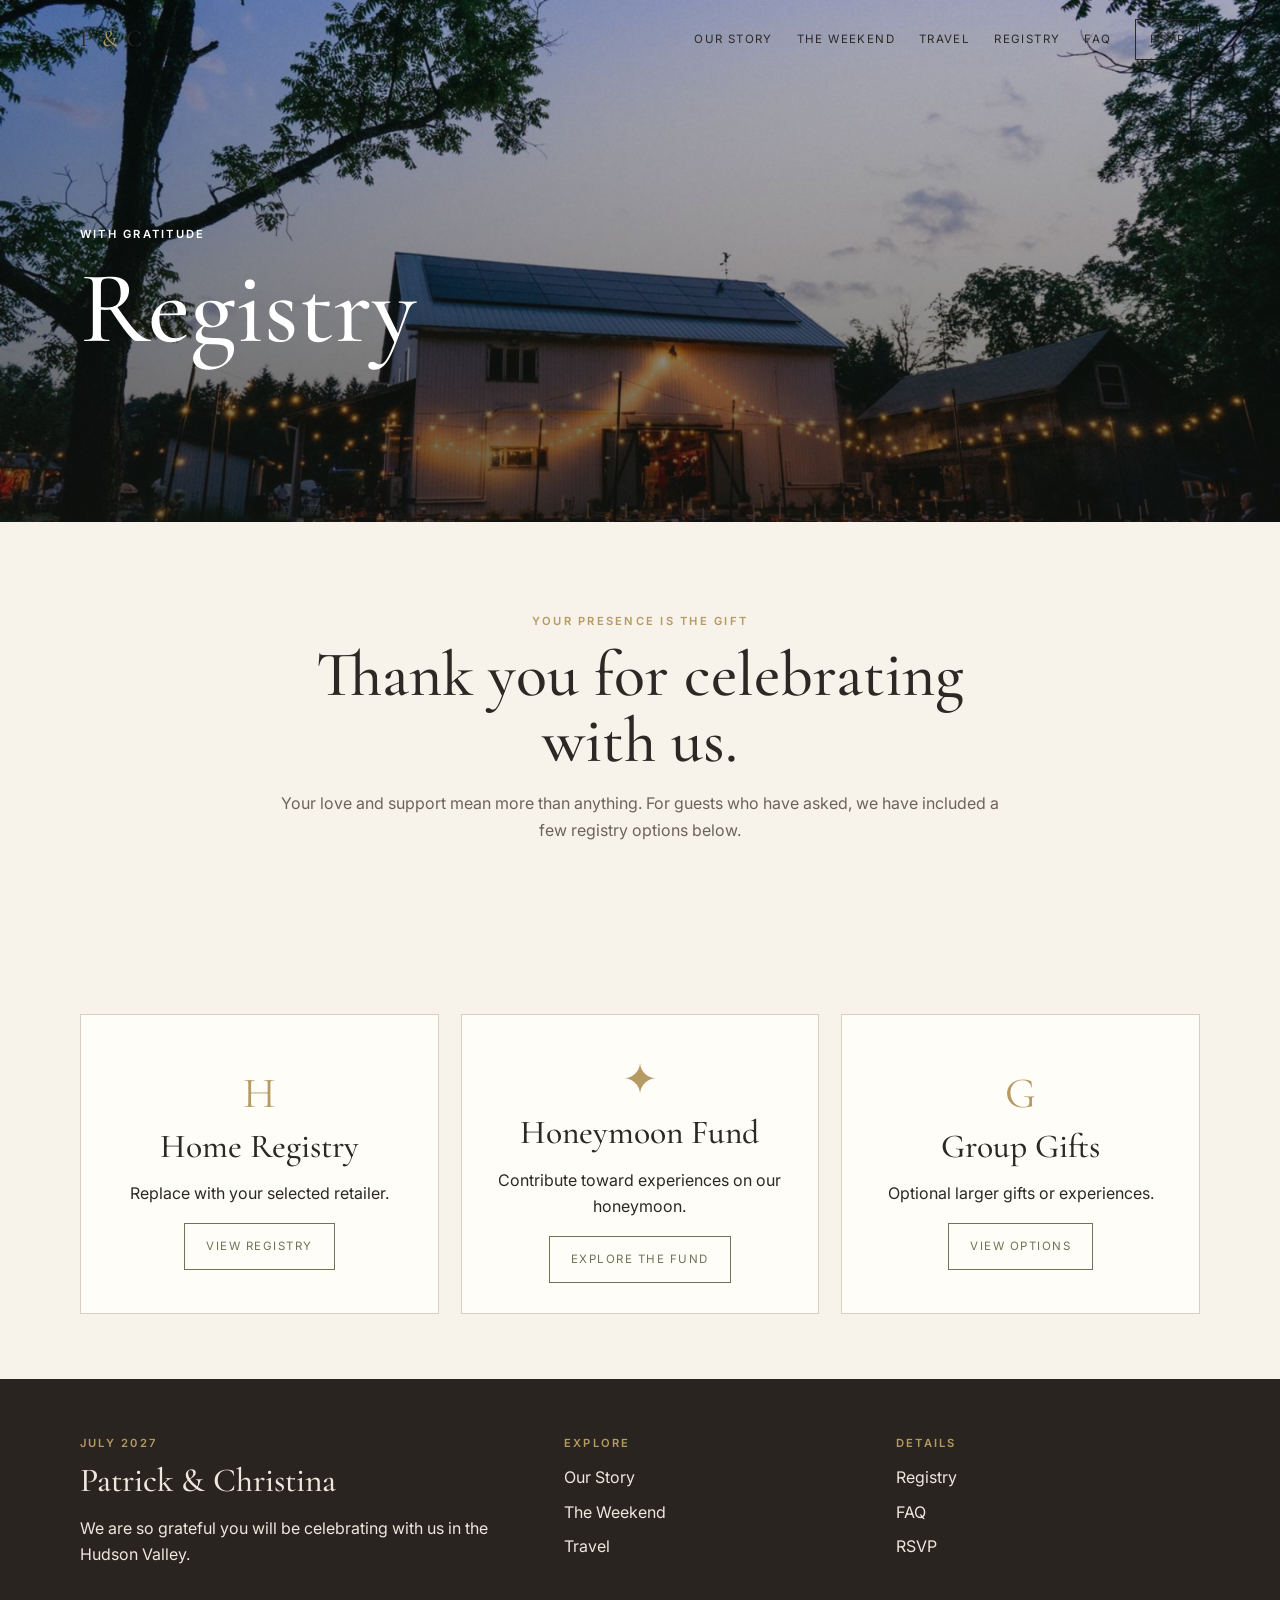
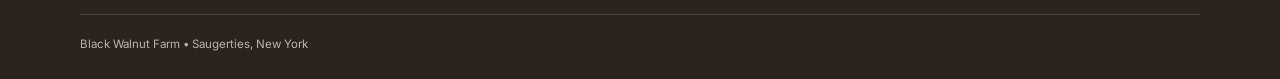
<file: registry.html>
<!doctype html>
<html lang="en">
<head><script src="https://identity.netlify.com/v1/netlify-identity-widget.js"></script><meta charset="utf-8"><meta name="viewport" content="width=device-width, initial-scale=1"><title>Registry | Patrick & Christina</title><link rel="stylesheet" href="styles.css"></head>
<body>

<header class="site-header">
  <div class="container nav-wrap">
    <a class="brand" href="index.html">P <span>&</span> C</a>
    <button class="menu-toggle" aria-label="Open navigation" aria-expanded="false">
      <span></span><span></span><span></span>
    </button>
    <nav class="nav-links" aria-label="Primary navigation">
      <a href="our-story.html">Our Story</a>
      <a href="weekend.html">The Weekend</a>
      <a href="travel.html">Travel</a>
      <a href="registry.html">Registry</a>
      <a href="faq.html">FAQ</a>
      <a class="nav-cta" href="rsvp.html">RSVP</a>
    </nav>
  </div>
</header>

<main>
  <section class="page-hero" style="--hero-image:url('assets/hero.jpg')">
    <div class="container"><p class="eyebrow" style="color:#fff">With Gratitude</p><h1>Registry</h1></div>
  </section>
  <section class="section center">
    <div class="container max-copy center-copy"><p class="eyebrow">Your Presence Is the Gift</p><h2 data-registry-heading>Thank you for celebrating with us.</h2><p class="muted" data-registry-message>Your love and support mean more than anything. For guests who have asked, we have included a few registry options below.</p></div>
  </section>
  <section class="section-tight">
    <div class="container grid-3">
      <article class="card registry-card"><div><div class="icon">H</div><h3>Home Registry</h3><p>Replace with your selected retailer.</p><a class="button button-outline" href="#">View Registry</a></div></article>
      <article class="card registry-card"><div><div class="icon">✦</div><h3>Honeymoon Fund</h3><p>Contribute toward experiences on our honeymoon.</p><a class="button button-outline" href="#">Explore the Fund</a></div></article>
      <article class="card registry-card"><div><div class="icon">G</div><h3>Group Gifts</h3><p>Optional larger gifts or experiences.</p><a class="button button-outline" href="#">View Options</a></div></article>
    </div>
  </section>
</main>

<footer class="site-footer">
  <div class="container">
    <div class="footer-grid">
      <div>
        <p class="eyebrow">July 2027</p>
        <h3>Patrick & Christina</h3>
        <p>We are so grateful you will be celebrating with us in the Hudson Valley.</p>
      </div>
      <div>
        <p class="eyebrow">Explore</p>
        <div class="footer-links">
          <a href="our-story.html">Our Story</a>
          <a href="weekend.html">The Weekend</a>
          <a href="travel.html">Travel</a>
        </div>
      </div>
      <div>
        <p class="eyebrow">Details</p>
        <div class="footer-links">
          <a href="registry.html">Registry</a>
          <a href="faq.html">FAQ</a>
          <a href="rsvp.html">RSVP</a>
        </div>
      </div>
    </div>
    <div class="footer-bottom">Black Walnut Farm • Saugerties, New York</div>
  </div>
</footer>
<script src="cms-content.js"></script><script src="script.js"></script>

<script>if(window.netlifyIdentity){window.netlifyIdentity.on("init",u=>{if(!u)window.netlifyIdentity.on("login",()=>{location.href="/admin/"})})}</script></body></html>
</file>
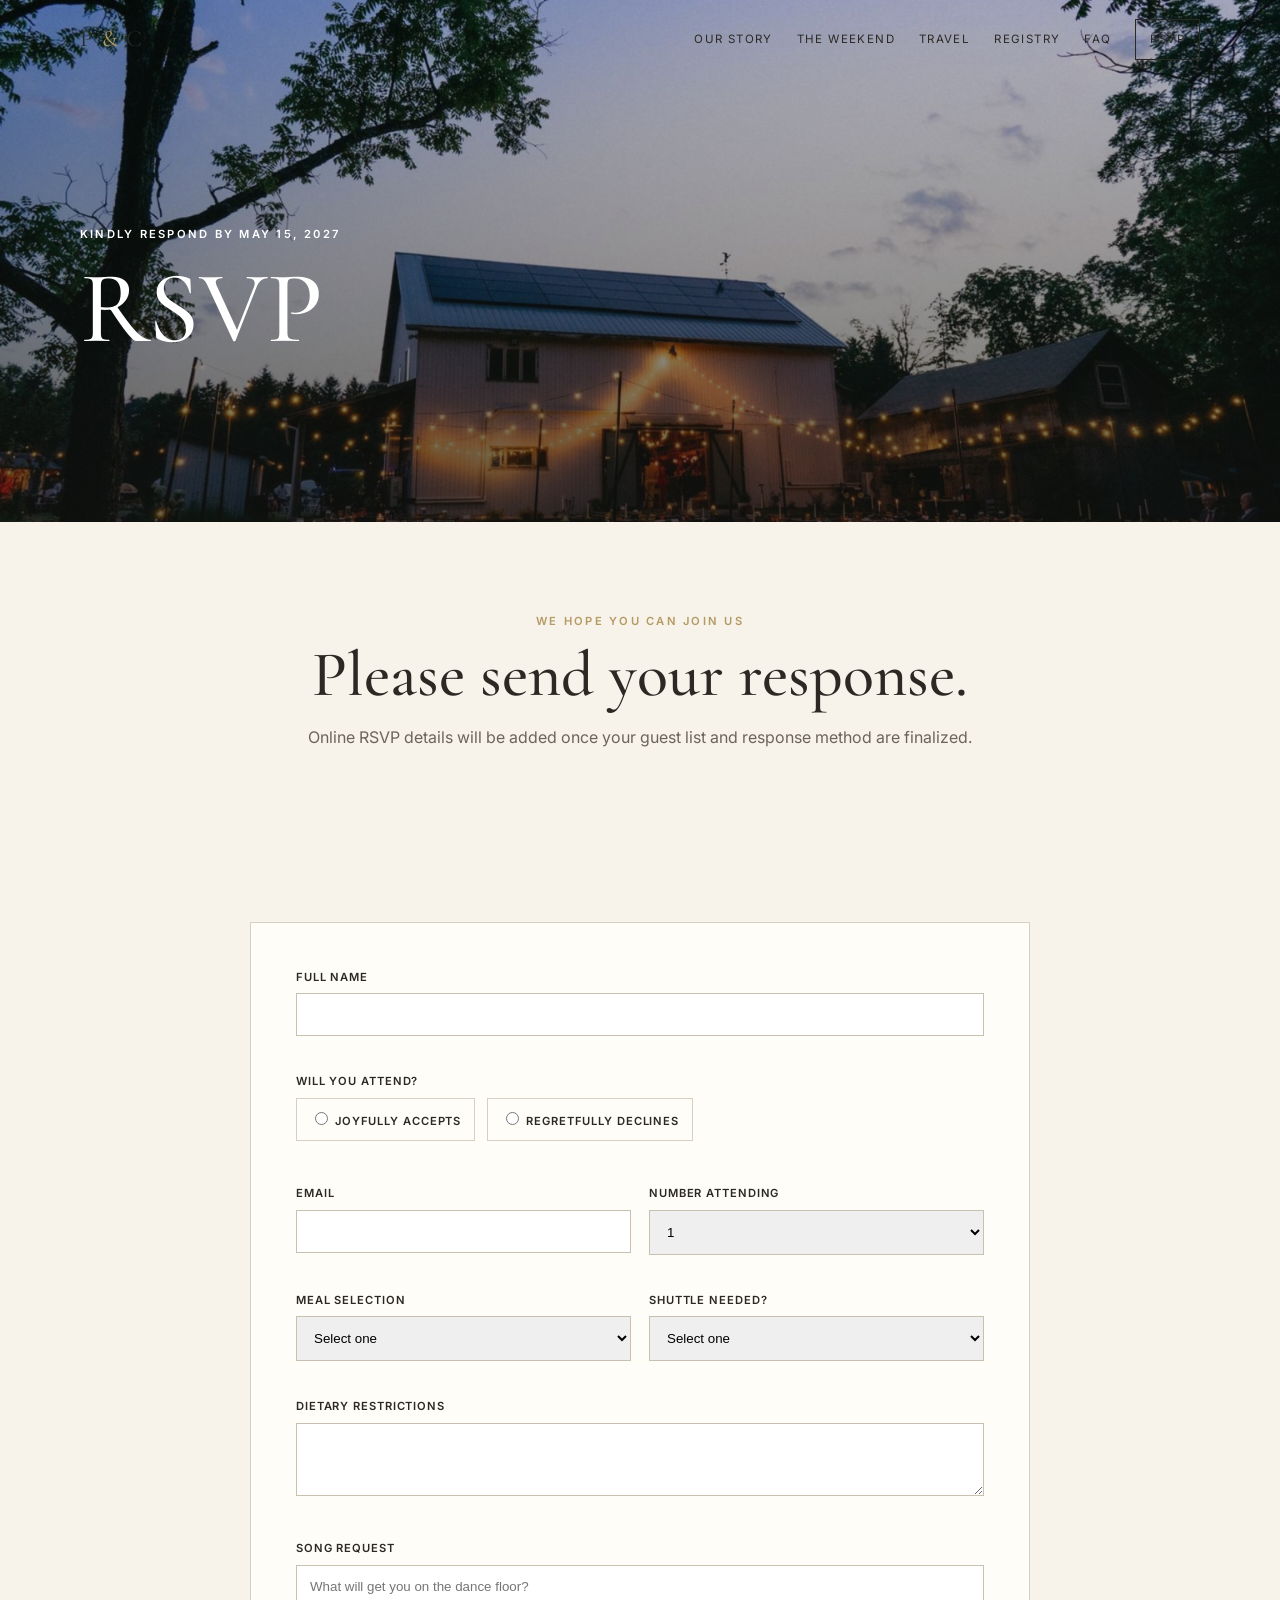
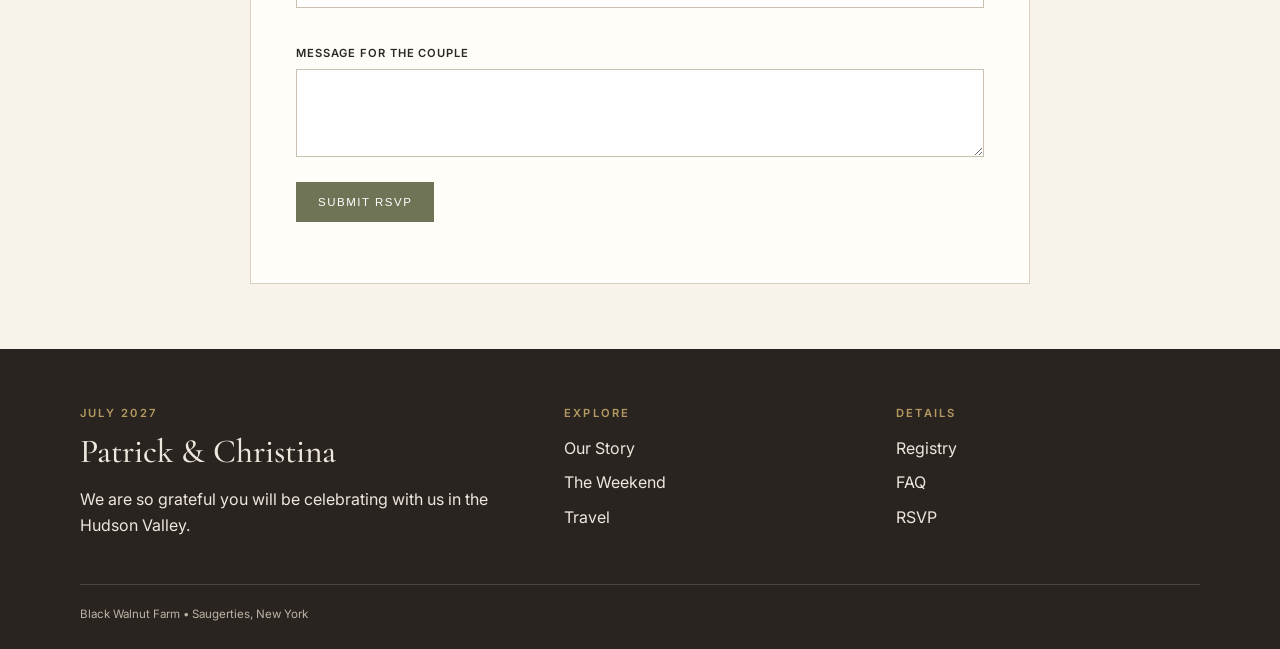
<file: rsvp.html>
<!doctype html>
<html lang="en">
<head><script src="https://identity.netlify.com/v1/netlify-identity-widget.js"></script><meta charset="utf-8"><meta name="viewport" content="width=device-width, initial-scale=1"><title>RSVP | Patrick & Christina</title><link rel="stylesheet" href="styles.css"></head>
<body>

<header class="site-header">
  <div class="container nav-wrap">
    <a class="brand" href="index.html">P <span>&</span> C</a>
    <button class="menu-toggle" aria-label="Open navigation" aria-expanded="false">
      <span></span><span></span><span></span>
    </button>
    <nav class="nav-links" aria-label="Primary navigation">
      <a href="our-story.html">Our Story</a>
      <a href="weekend.html">The Weekend</a>
      <a href="travel.html">Travel</a>
      <a href="registry.html">Registry</a>
      <a href="faq.html">FAQ</a>
      <a class="nav-cta" href="rsvp.html">RSVP</a>
    </nav>
  </div>
</header>

<main>
  <section class="page-hero" style="--hero-image:url('assets/hero.jpg')">
    <div class="container"><p class="eyebrow" style="color:#fff">Kindly Respond by May 15, 2027</p><h1>RSVP</h1></div>
  </section>
  <section class="section">
    <div class="container center max-copy center-copy"><p class="eyebrow">We Hope You Can Join Us</p><h2 data-rsvp-heading>Please send your response.</h2><p class="muted" data-rsvp-intro>Online RSVP details will be added once your guest list and response method are finalized.</p></div>
  </section>
  <section class="section-tight">
    <div class="container">
      <form id="rsvp-form" class="form-card">
        <div class="form-grid">
          <div class="field full"><label for="name">Full Name</label><input id="name" name="name" type="text" autocomplete="name" required></div>
          <div class="field full"><label>Will you attend?</label><div class="radio-group">
            <label class="radio-option"><input type="radio" name="attendance" value="yes" required> Joyfully accepts</label>
            <label class="radio-option"><input type="radio" name="attendance" value="no"> Regretfully declines</label>
          </div></div>
          <div class="field"><label for="email">Email</label><input id="email" name="email" type="email" autocomplete="email" required></div>
          <div class="field"><label for="party-size">Number Attending</label><select id="party-size" name="party-size"><option>1</option><option>2</option><option>3</option><option>4</option></select></div>
          <div class="field"><label for="meal">Meal Selection</label><select id="meal" name="meal"><option value="">Select one</option><option>Chicken</option><option>Beef</option><option>Vegetarian</option></select></div>
          <div class="field"><label for="shuttle">Shuttle Needed?</label><select id="shuttle" name="shuttle"><option value="">Select one</option><option>Yes</option><option>No</option><option>Unsure</option></select></div>
          <div class="field full"><label for="dietary">Dietary Restrictions</label><textarea id="dietary" name="dietary" rows="3"></textarea></div>
          <div class="field full"><label for="song">Song Request</label><input id="song" name="song" type="text" placeholder="What will get you on the dance floor?"></div>
          <div class="field full"><label for="message">Message for the Couple</label><textarea id="message" name="message" rows="4"></textarea></div>
        </div>
        <button class="button" type="submit">Submit RSVP</button>
        <p class="form-status" aria-live="polite"></p>
      </form>
    </div>
  </section>
</main>

<footer class="site-footer">
  <div class="container">
    <div class="footer-grid">
      <div>
        <p class="eyebrow">July 2027</p>
        <h3>Patrick & Christina</h3>
        <p>We are so grateful you will be celebrating with us in the Hudson Valley.</p>
      </div>
      <div>
        <p class="eyebrow">Explore</p>
        <div class="footer-links">
          <a href="our-story.html">Our Story</a>
          <a href="weekend.html">The Weekend</a>
          <a href="travel.html">Travel</a>
        </div>
      </div>
      <div>
        <p class="eyebrow">Details</p>
        <div class="footer-links">
          <a href="registry.html">Registry</a>
          <a href="faq.html">FAQ</a>
          <a href="rsvp.html">RSVP</a>
        </div>
      </div>
    </div>
    <div class="footer-bottom">Black Walnut Farm • Saugerties, New York</div>
  </div>
</footer>
<script src="cms-content.js"></script><script src="script.js"></script>

<script>if(window.netlifyIdentity){window.netlifyIdentity.on("init",u=>{if(!u)window.netlifyIdentity.on("login",()=>{location.href="/admin/"})})}</script></body></html>
</file>
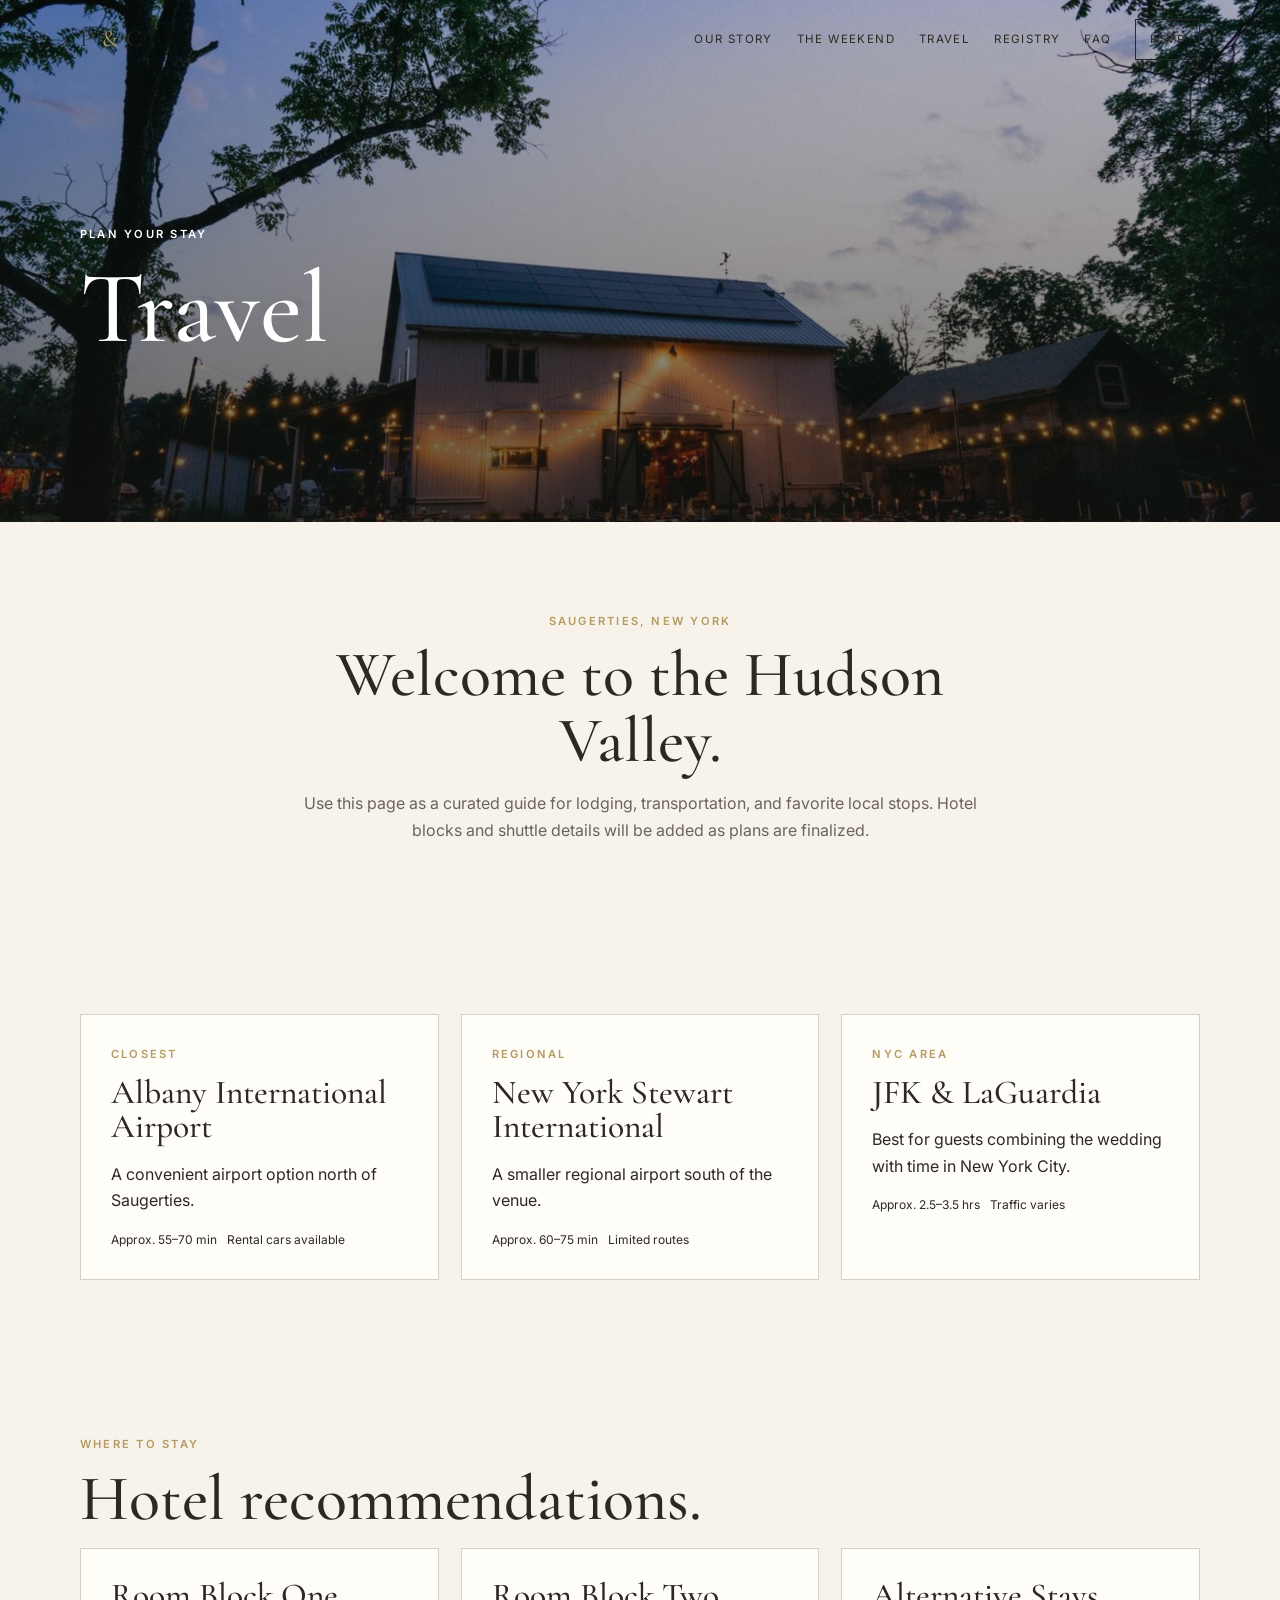
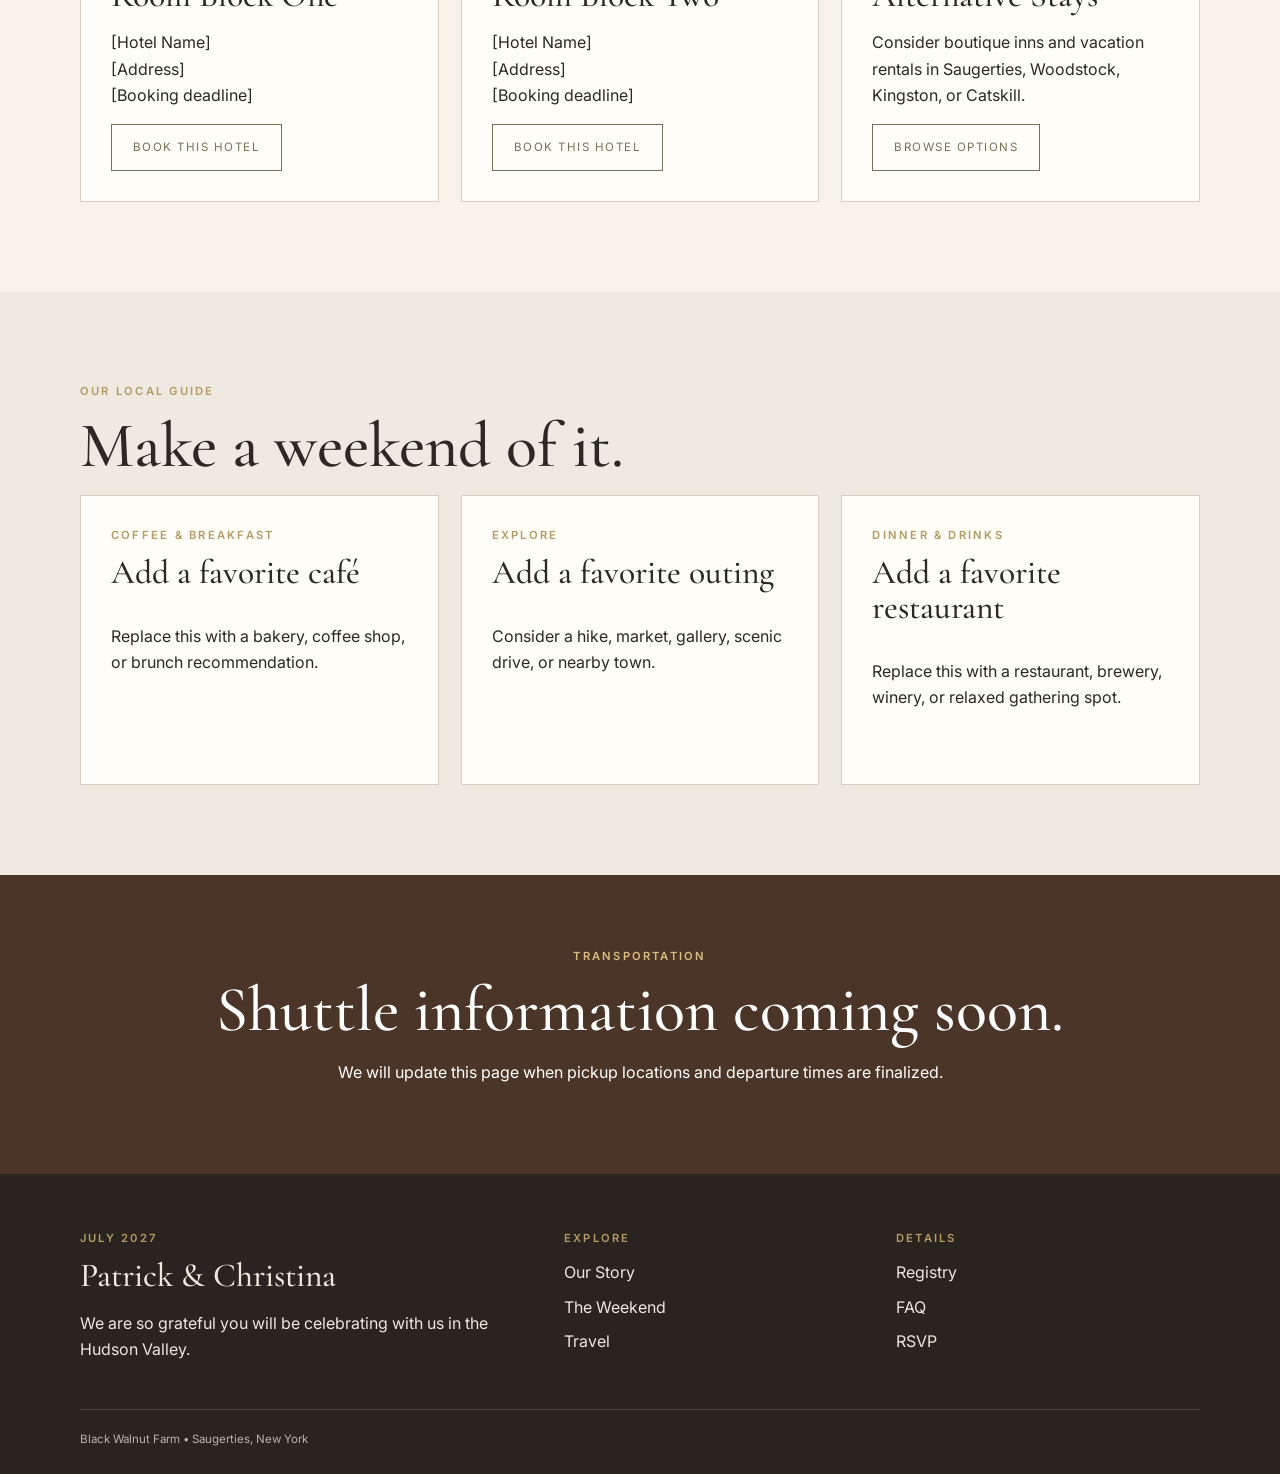
<file: travel.html>
<!doctype html>
<html lang="en">
<head><script src="https://identity.netlify.com/v1/netlify-identity-widget.js"></script><meta charset="utf-8"><meta name="viewport" content="width=device-width, initial-scale=1"><title>Travel | Patrick & Christina</title><link rel="stylesheet" href="styles.css"></head>
<body>

<header class="site-header">
  <div class="container nav-wrap">
    <a class="brand" href="index.html">P <span>&</span> C</a>
    <button class="menu-toggle" aria-label="Open navigation" aria-expanded="false">
      <span></span><span></span><span></span>
    </button>
    <nav class="nav-links" aria-label="Primary navigation">
      <a href="our-story.html">Our Story</a>
      <a href="weekend.html">The Weekend</a>
      <a href="travel.html">Travel</a>
      <a href="registry.html">Registry</a>
      <a href="faq.html">FAQ</a>
      <a class="nav-cta" href="rsvp.html">RSVP</a>
    </nav>
  </div>
</header>

<main>
  <section class="page-hero" style="--hero-image:url('assets/hero.jpg')">
    <div class="container"><p class="eyebrow" style="color:#fff">Plan Your Stay</p><h1>Travel</h1></div>
  </section>
  <section class="section">
    <div class="container center max-copy center-copy"><p class="eyebrow">Saugerties, New York</p><h2 data-travel-heading>Welcome to the Hudson Valley.</h2><p class="muted" data-travel-intro>Use this page as a curated guide for lodging, transportation, and favorite local stops.</p></div>
  </section>
  <section class="section-tight">
    <div class="container grid-3">
      <article class="card travel-card"><p class="eyebrow">Closest</p><h3>Albany International Airport</h3><p>A convenient airport option north of Saugerties.</p><div class="meta"><span>Approx. 55–70 min</span><span>Rental cars available</span></div></article>
      <article class="card travel-card"><p class="eyebrow">Regional</p><h3>New York Stewart International</h3><p>A smaller regional airport south of the venue.</p><div class="meta"><span>Approx. 60–75 min</span><span>Limited routes</span></div></article>
      <article class="card travel-card"><p class="eyebrow">NYC Area</p><h3>JFK & LaGuardia</h3><p>Best for guests combining the wedding with time in New York City.</p><div class="meta"><span>Approx. 2.5–3.5 hrs</span><span>Traffic varies</span></div></article>
    </div>
  </section>
  <section class="section">
    <div class="container">
      <p class="eyebrow">Where to Stay</p><h2>Hotel recommendations.</h2>
      <div class="grid-3" data-hotel-list></div>
    </div>
  </section>
  <section class="section" style="background:#eee9e1">
    <div class="container"><p class="eyebrow">Our Local Guide</p><h2>Make a weekend of it.</h2>
      <div class="grid-3" data-guide-list></div>
    </div>
  </section>
  <section class="banner center"><div class="container"><p class="eyebrow" style="color:#d7bd80">Transportation</p><h2 data-transport-heading>Shuttle information coming soon.</h2><p data-transport-text>We will update this page when pickup locations and departure times are finalized.</p></div></section>
</main>

<footer class="site-footer">
  <div class="container">
    <div class="footer-grid">
      <div>
        <p class="eyebrow">July 2027</p>
        <h3>Patrick & Christina</h3>
        <p>We are so grateful you will be celebrating with us in the Hudson Valley.</p>
      </div>
      <div>
        <p class="eyebrow">Explore</p>
        <div class="footer-links">
          <a href="our-story.html">Our Story</a>
          <a href="weekend.html">The Weekend</a>
          <a href="travel.html">Travel</a>
        </div>
      </div>
      <div>
        <p class="eyebrow">Details</p>
        <div class="footer-links">
          <a href="registry.html">Registry</a>
          <a href="faq.html">FAQ</a>
          <a href="rsvp.html">RSVP</a>
        </div>
      </div>
    </div>
    <div class="footer-bottom">Black Walnut Farm • Saugerties, New York</div>
  </div>
</footer>
<script src="cms-content.js"></script><script src="script.js"></script>

<script>if(window.netlifyIdentity){window.netlifyIdentity.on("init",u=>{if(!u)window.netlifyIdentity.on("login",()=>{location.href="/admin/"})})}</script></body></html>
</file>
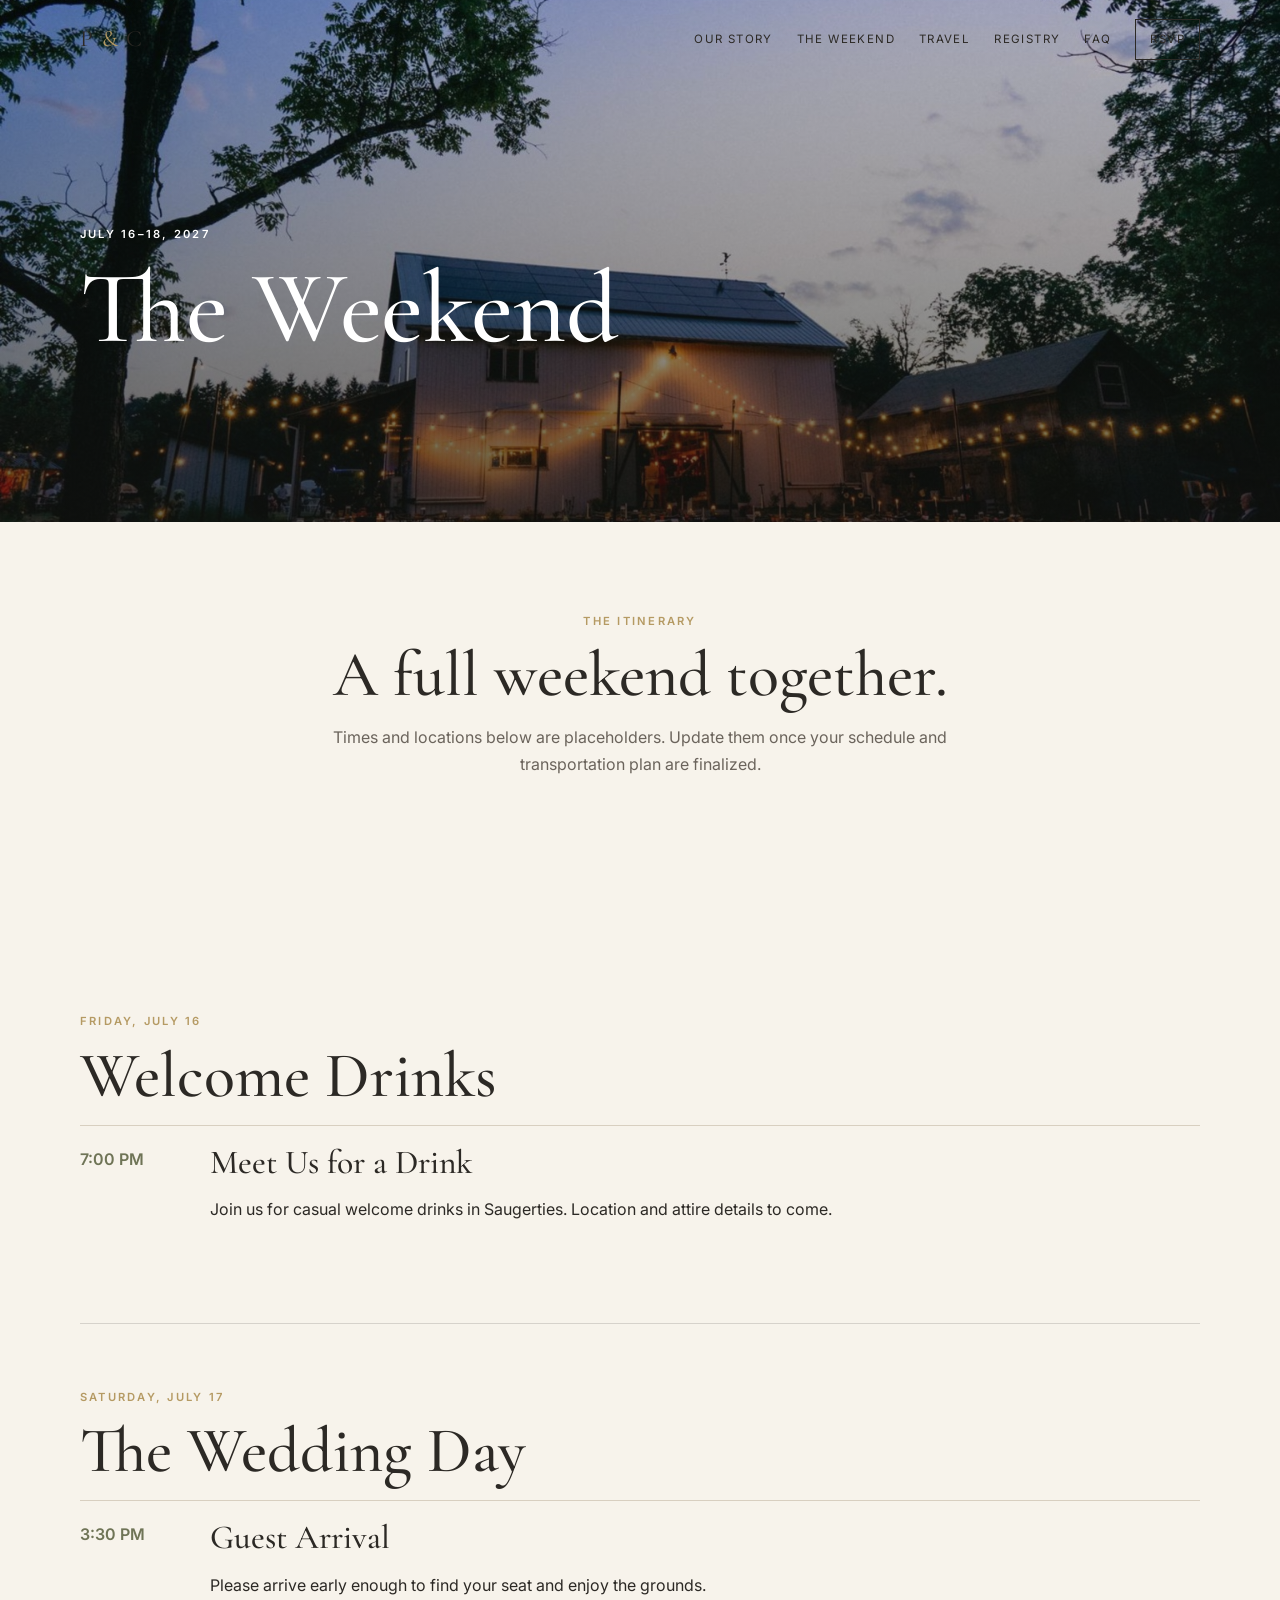
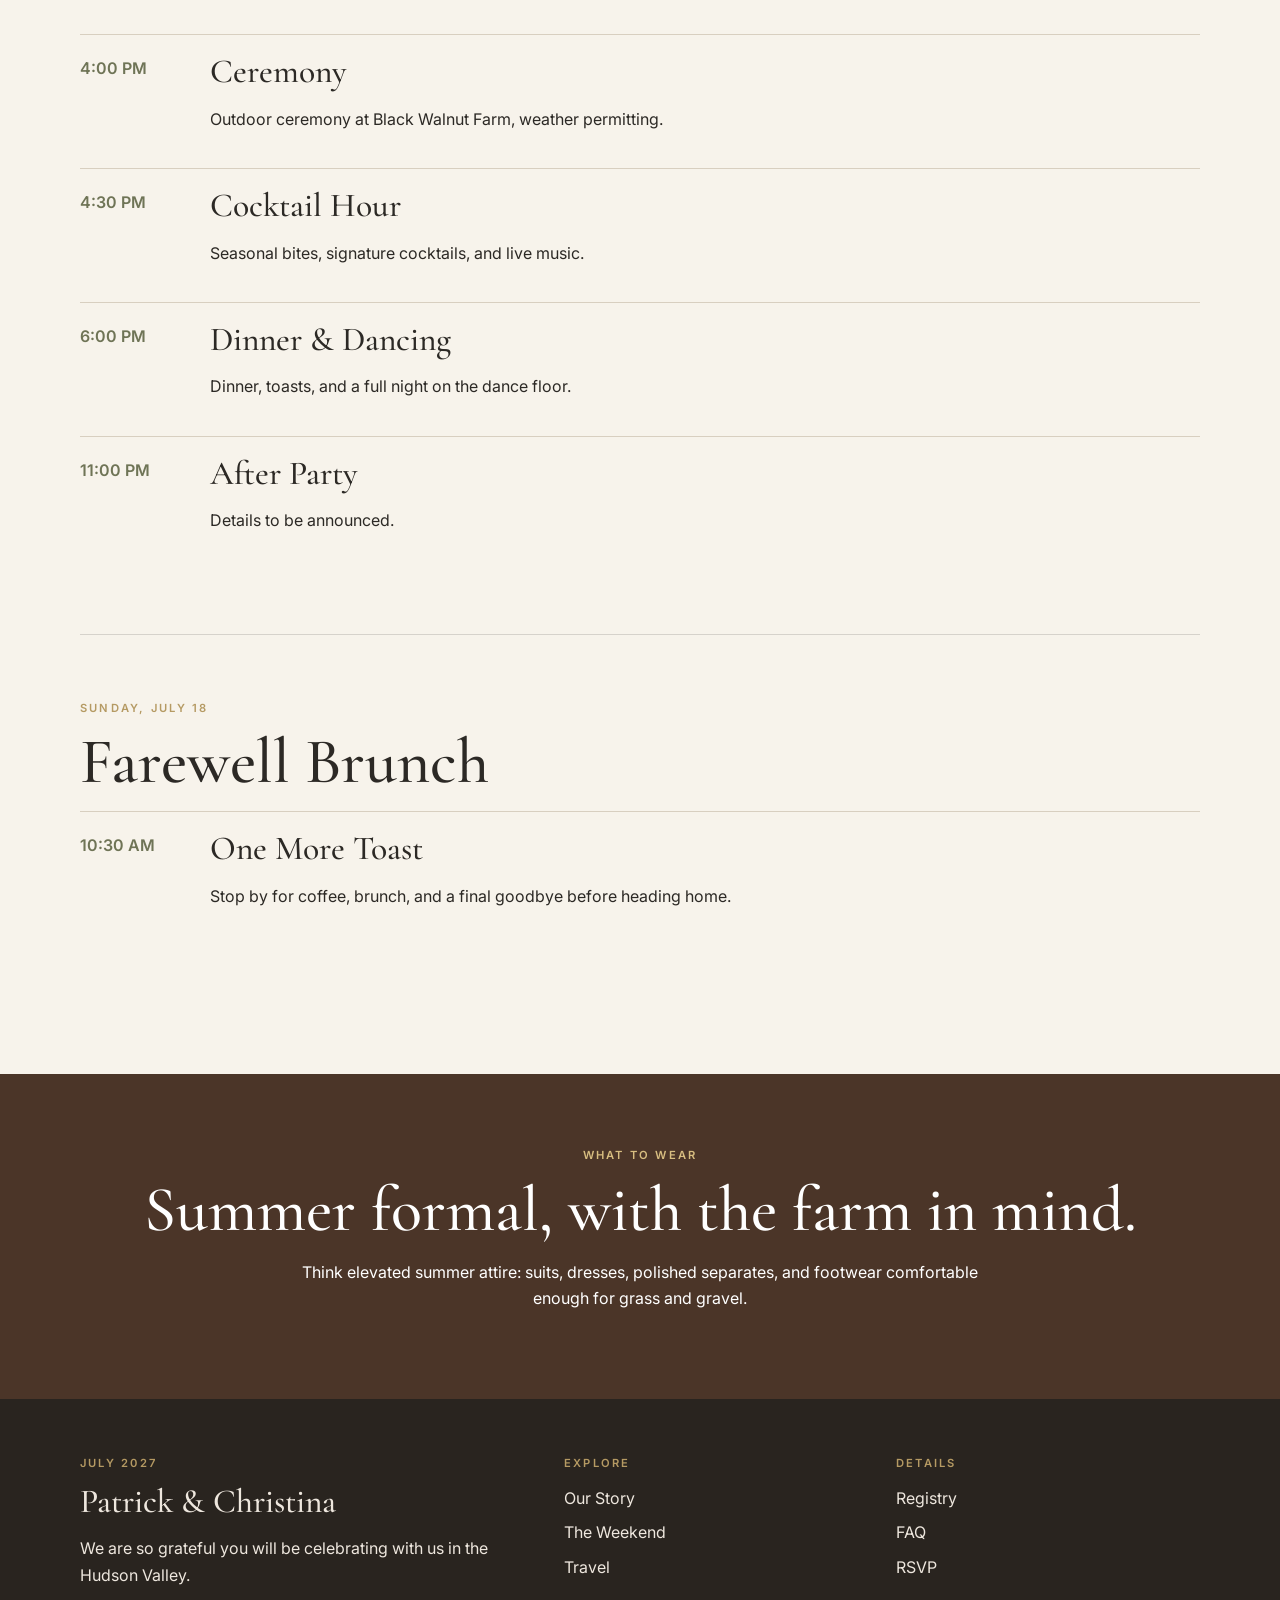
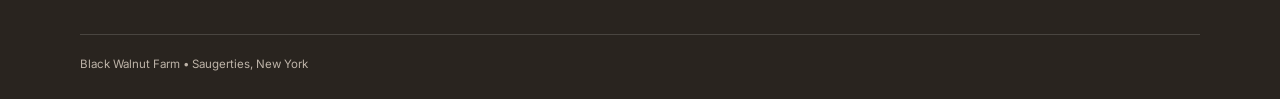
<file: weekend.html>
<!doctype html>
<html lang="en">
<head><script src="https://identity.netlify.com/v1/netlify-identity-widget.js"></script><meta charset="utf-8"><meta name="viewport" content="width=device-width, initial-scale=1"><title>The Weekend | Patrick & Christina</title><link rel="stylesheet" href="styles.css"></head>
<body>

<header class="site-header">
  <div class="container nav-wrap">
    <a class="brand" href="index.html">P <span>&</span> C</a>
    <button class="menu-toggle" aria-label="Open navigation" aria-expanded="false">
      <span></span><span></span><span></span>
    </button>
    <nav class="nav-links" aria-label="Primary navigation">
      <a href="our-story.html">Our Story</a>
      <a href="weekend.html">The Weekend</a>
      <a href="travel.html">Travel</a>
      <a href="registry.html">Registry</a>
      <a href="faq.html">FAQ</a>
      <a class="nav-cta" href="rsvp.html">RSVP</a>
    </nav>
  </div>
</header>

<main>
  <section class="page-hero" style="--hero-image:url('assets/hero.jpg')">
    <div class="container"><p class="eyebrow" style="color:#fff">July 16–18, 2027</p><h1>The Weekend</h1></div>
  </section>
  <section class="section">
    <div class="container center max-copy center-copy">
      <p class="eyebrow">The Itinerary</p><h2 data-weekend-heading>A full weekend together.</h2>
      <p class="muted">Times and locations below are placeholders. Update them once your schedule and transportation plan are finalized.</p>
    </div>
  </section>
  <section class="section-tight"><div class="container schedule" data-weekend-days></div></section>
  <section class="banner center"><div class="container"><p class="eyebrow" style="color:#d7bd80">What to Wear</p><h2 data-dress-heading>Summer formal, with the farm in mind.</h2><p class="max-copy center-copy" data-dress-text>Think elevated summer attire: suits, dresses, polished separates, and footwear comfortable enough for grass and gravel.</p></div></section>
</main>

<footer class="site-footer">
  <div class="container">
    <div class="footer-grid">
      <div>
        <p class="eyebrow">July 2027</p>
        <h3>Patrick & Christina</h3>
        <p>We are so grateful you will be celebrating with us in the Hudson Valley.</p>
      </div>
      <div>
        <p class="eyebrow">Explore</p>
        <div class="footer-links">
          <a href="our-story.html">Our Story</a>
          <a href="weekend.html">The Weekend</a>
          <a href="travel.html">Travel</a>
        </div>
      </div>
      <div>
        <p class="eyebrow">Details</p>
        <div class="footer-links">
          <a href="registry.html">Registry</a>
          <a href="faq.html">FAQ</a>
          <a href="rsvp.html">RSVP</a>
        </div>
      </div>
    </div>
    <div class="footer-bottom">Black Walnut Farm • Saugerties, New York</div>
  </div>
</footer>
<script src="cms-content.js"></script><script src="script.js"></script>

<script>if(window.netlifyIdentity){window.netlifyIdentity.on("init",u=>{if(!u)window.netlifyIdentity.on("login",()=>{location.href="/admin/"})})}</script></body></html>
</file>
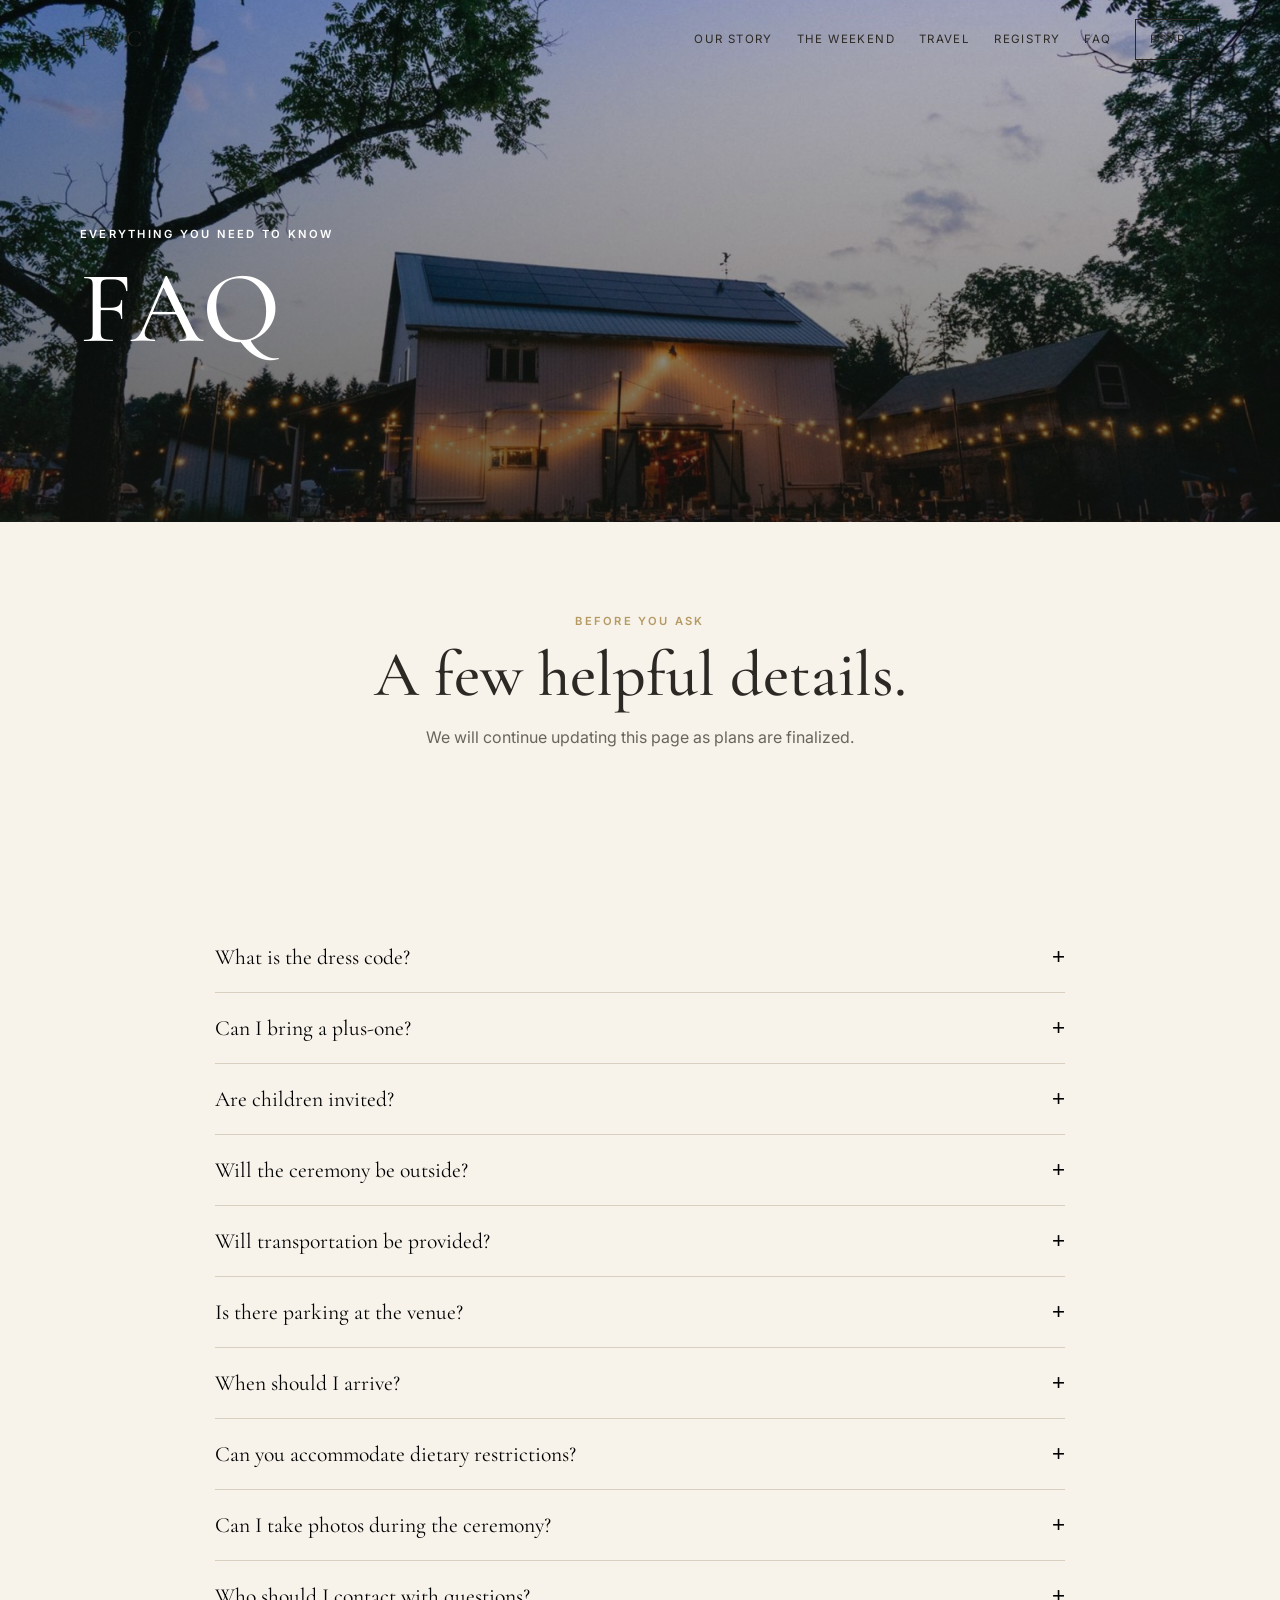
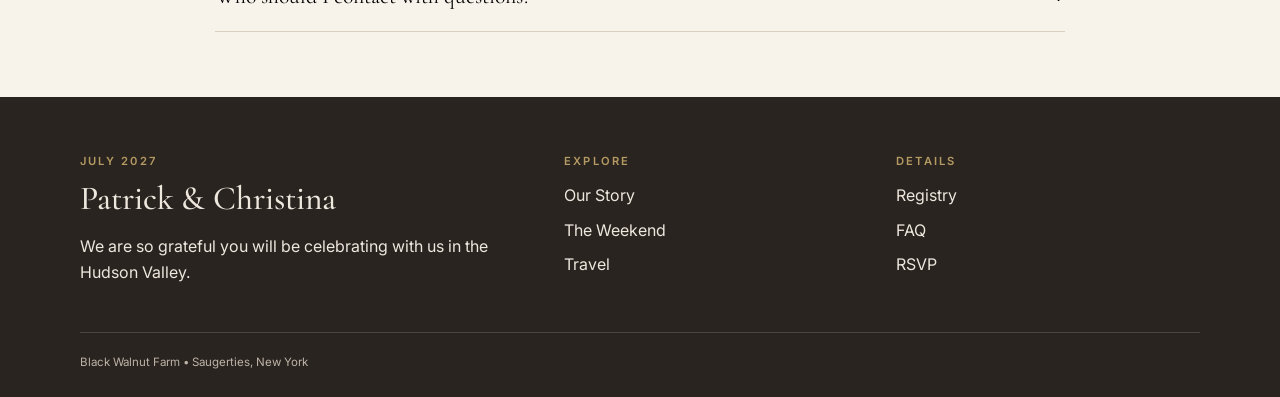
<file: christina-patrick-wedding-v3/faq.html>
<!doctype html>
<html lang="en">
<head><script src="https://identity.netlify.com/v1/netlify-identity-widget.js"></script><meta charset="utf-8"><meta name="viewport" content="width=device-width, initial-scale=1"><title>FAQ | Patrick & Christina</title><link rel="stylesheet" href="styles.css"></head>
<body>

<header class="site-header">
  <div class="container nav-wrap">
    <a class="brand" href="index.html">P <span>&</span> C</a>
    <button class="menu-toggle" aria-label="Open navigation" aria-expanded="false">
      <span></span><span></span><span></span>
    </button>
    <nav class="nav-links" aria-label="Primary navigation">
      <a href="our-story.html">Our Story</a>
      <a href="weekend.html">The Weekend</a>
      <a href="travel.html">Travel</a>
      <a href="registry.html">Registry</a>
      <a href="faq.html">FAQ</a>
      <a class="nav-cta" href="rsvp.html">RSVP</a>
    </nav>
  </div>
</header>

<main>
  <section class="page-hero" style="--hero-image:url('assets/hero.jpg')">
    <div class="container"><p class="eyebrow" style="color:#fff">Everything You Need to Know</p><h1>FAQ</h1></div>
  </section>
  <section class="section">
    <div class="container center max-copy center-copy"><p class="eyebrow">Before You Ask</p><h2>A few helpful details.</h2><p class="muted">We will continue updating this page as plans are finalized.</p></div>
  </section>
  <section class="section-tight"><div class="container faq-list"><article class="faq-item"><button class="faq-question"><span>What is the dress code?</span><span class="faq-symbol">+</span></button><div class="faq-answer"><p>The dress code is summer formal. Suits, dresses, jumpsuits, and polished separates are all appropriate. Because portions of the celebration may take place on grass or gravel, choose footwear accordingly.</p></div></article>
<article class="faq-item"><button class="faq-question"><span>Can I bring a plus-one?</span><span class="faq-symbol">+</span></button><div class="faq-answer"><p>Please refer to your invitation and RSVP form. Only guests specifically named on the invitation are included.</p></div></article>
<article class="faq-item"><button class="faq-question"><span>Are children invited?</span><span class="faq-symbol">+</span></button><div class="faq-answer"><p>We love your little ones, but unless they are specifically named on the invitation, this will be an adults-only celebration.</p></div></article>
<article class="faq-item"><button class="faq-question"><span>Will the ceremony be outside?</span><span class="faq-symbol">+</span></button><div class="faq-answer"><p>The ceremony is planned outdoors, weather permitting. The venue has a rain plan, so the celebration will continue regardless of weather.</p></div></article>
<article class="faq-item"><button class="faq-question"><span>Will transportation be provided?</span><span class="faq-symbol">+</span></button><div class="faq-answer"><p>We expect to provide transportation from selected hotel blocks. Exact pickup locations and times will be posted on the Travel page.</p></div></article>
<article class="faq-item"><button class="faq-question"><span>Is there parking at the venue?</span><span class="faq-symbol">+</span></button><div class="faq-answer"><p>Yes. On-site parking information and any special instructions will be shared closer to the wedding.</p></div></article>
<article class="faq-item"><button class="faq-question"><span>When should I arrive?</span><span class="faq-symbol">+</span></button><div class="faq-answer"><p>Please plan to arrive approximately 30 minutes before the ceremony so you have time to park, walk the grounds, and find your seat.</p></div></article>
<article class="faq-item"><button class="faq-question"><span>Can you accommodate dietary restrictions?</span><span class="faq-symbol">+</span></button><div class="faq-answer"><p>Yes. Please include allergies or dietary restrictions in your RSVP so our catering team can plan accordingly.</p></div></article>
<article class="faq-item"><button class="faq-question"><span>Can I take photos during the ceremony?</span><span class="faq-symbol">+</span></button><div class="faq-answer"><p>We kindly ask guests to keep phones and cameras away during the ceremony. You are welcome to take and share photos during cocktail hour and the reception.</p></div></article>
<article class="faq-item"><button class="faq-question"><span>Who should I contact with questions?</span><span class="faq-symbol">+</span></button><div class="faq-answer"><p>Please contact [designated person] at [phone/email] for questions that are not answered on this website.</p></div></article></div></section>
</main>

<footer class="site-footer">
  <div class="container">
    <div class="footer-grid">
      <div>
        <p class="eyebrow">July 2027</p>
        <h3>Patrick & Christina</h3>
        <p>We are so grateful you will be celebrating with us in the Hudson Valley.</p>
      </div>
      <div>
        <p class="eyebrow">Explore</p>
        <div class="footer-links">
          <a href="our-story.html">Our Story</a>
          <a href="weekend.html">The Weekend</a>
          <a href="travel.html">Travel</a>
        </div>
      </div>
      <div>
        <p class="eyebrow">Details</p>
        <div class="footer-links">
          <a href="registry.html">Registry</a>
          <a href="faq.html">FAQ</a>
          <a href="rsvp.html">RSVP</a>
        </div>
      </div>
    </div>
    <div class="footer-bottom">Black Walnut Farm • Saugerties, New York</div>
  </div>
</footer>
<script src="cms-content.js"></script><script src="script.js"></script>

<script>if(window.netlifyIdentity){window.netlifyIdentity.on("init",u=>{if(!u)window.netlifyIdentity.on("login",()=>{location.href="/admin/"})})}</script></body></html>
</file>
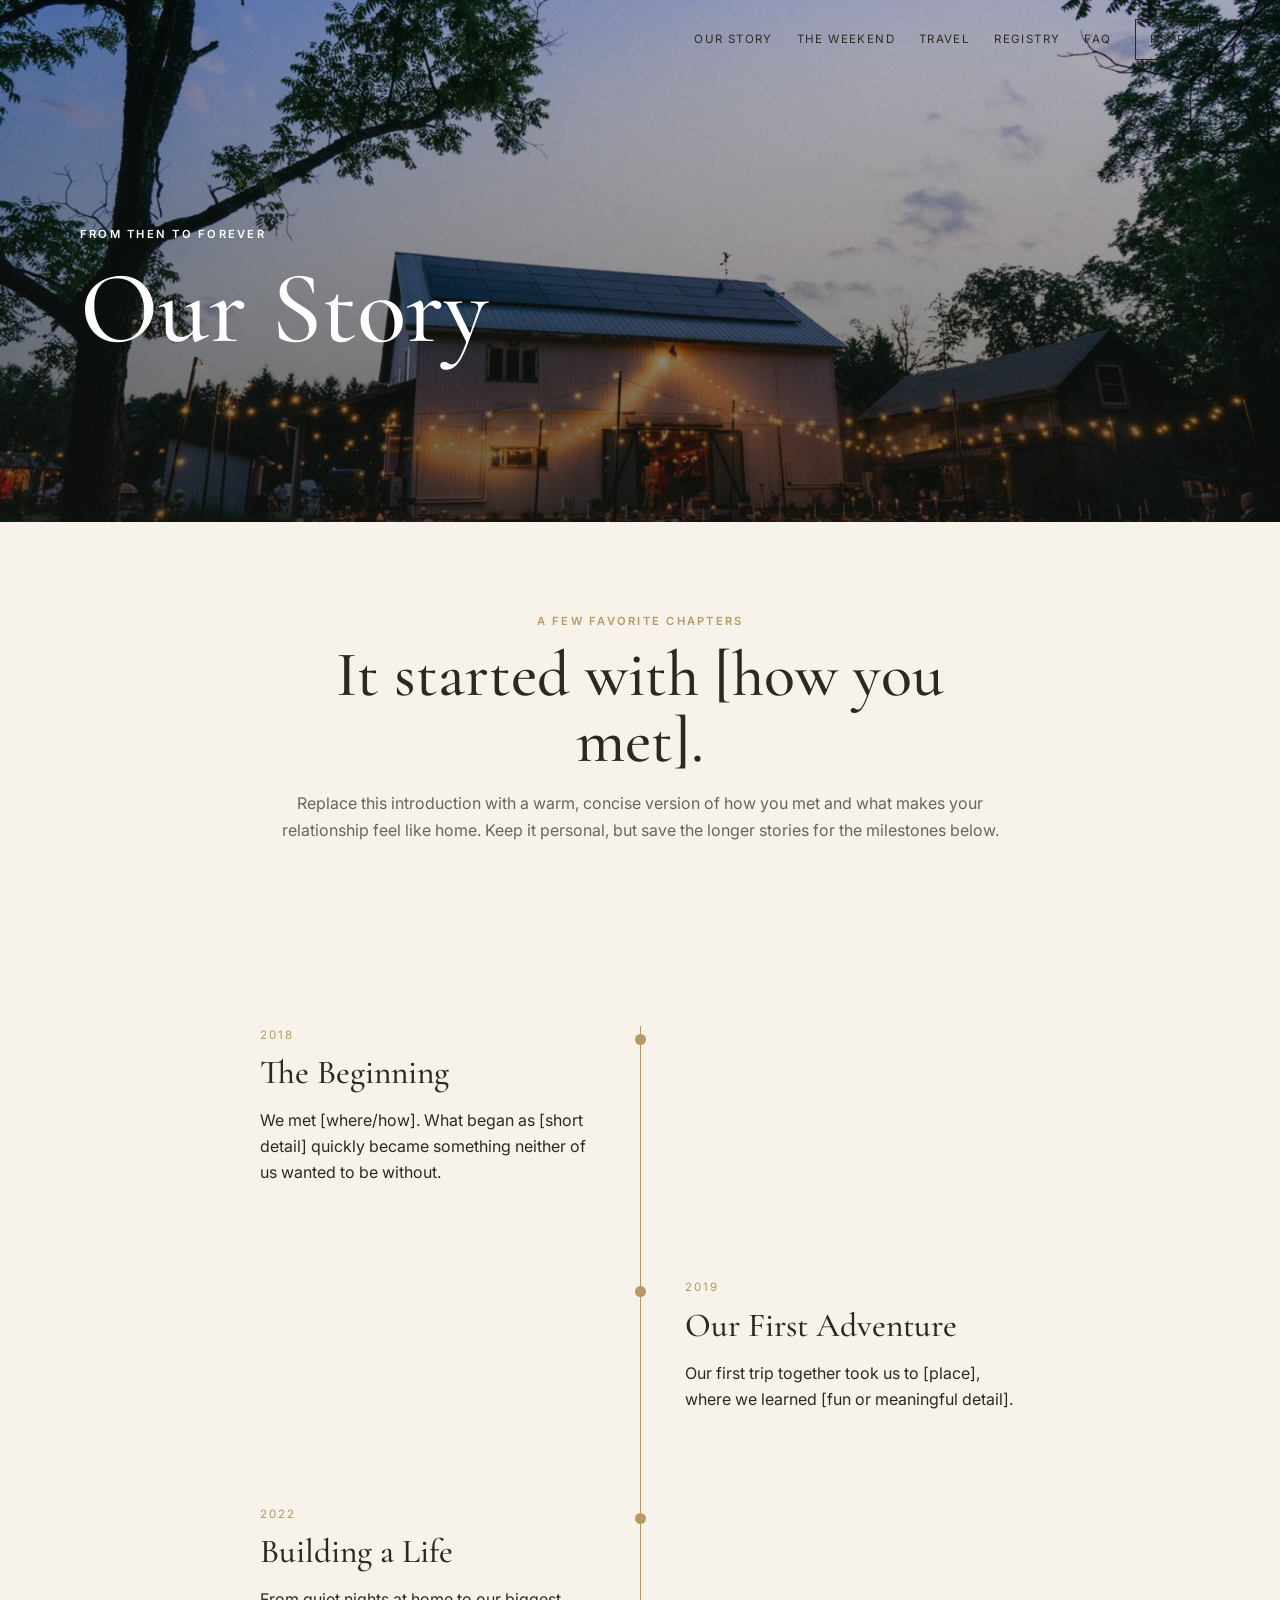
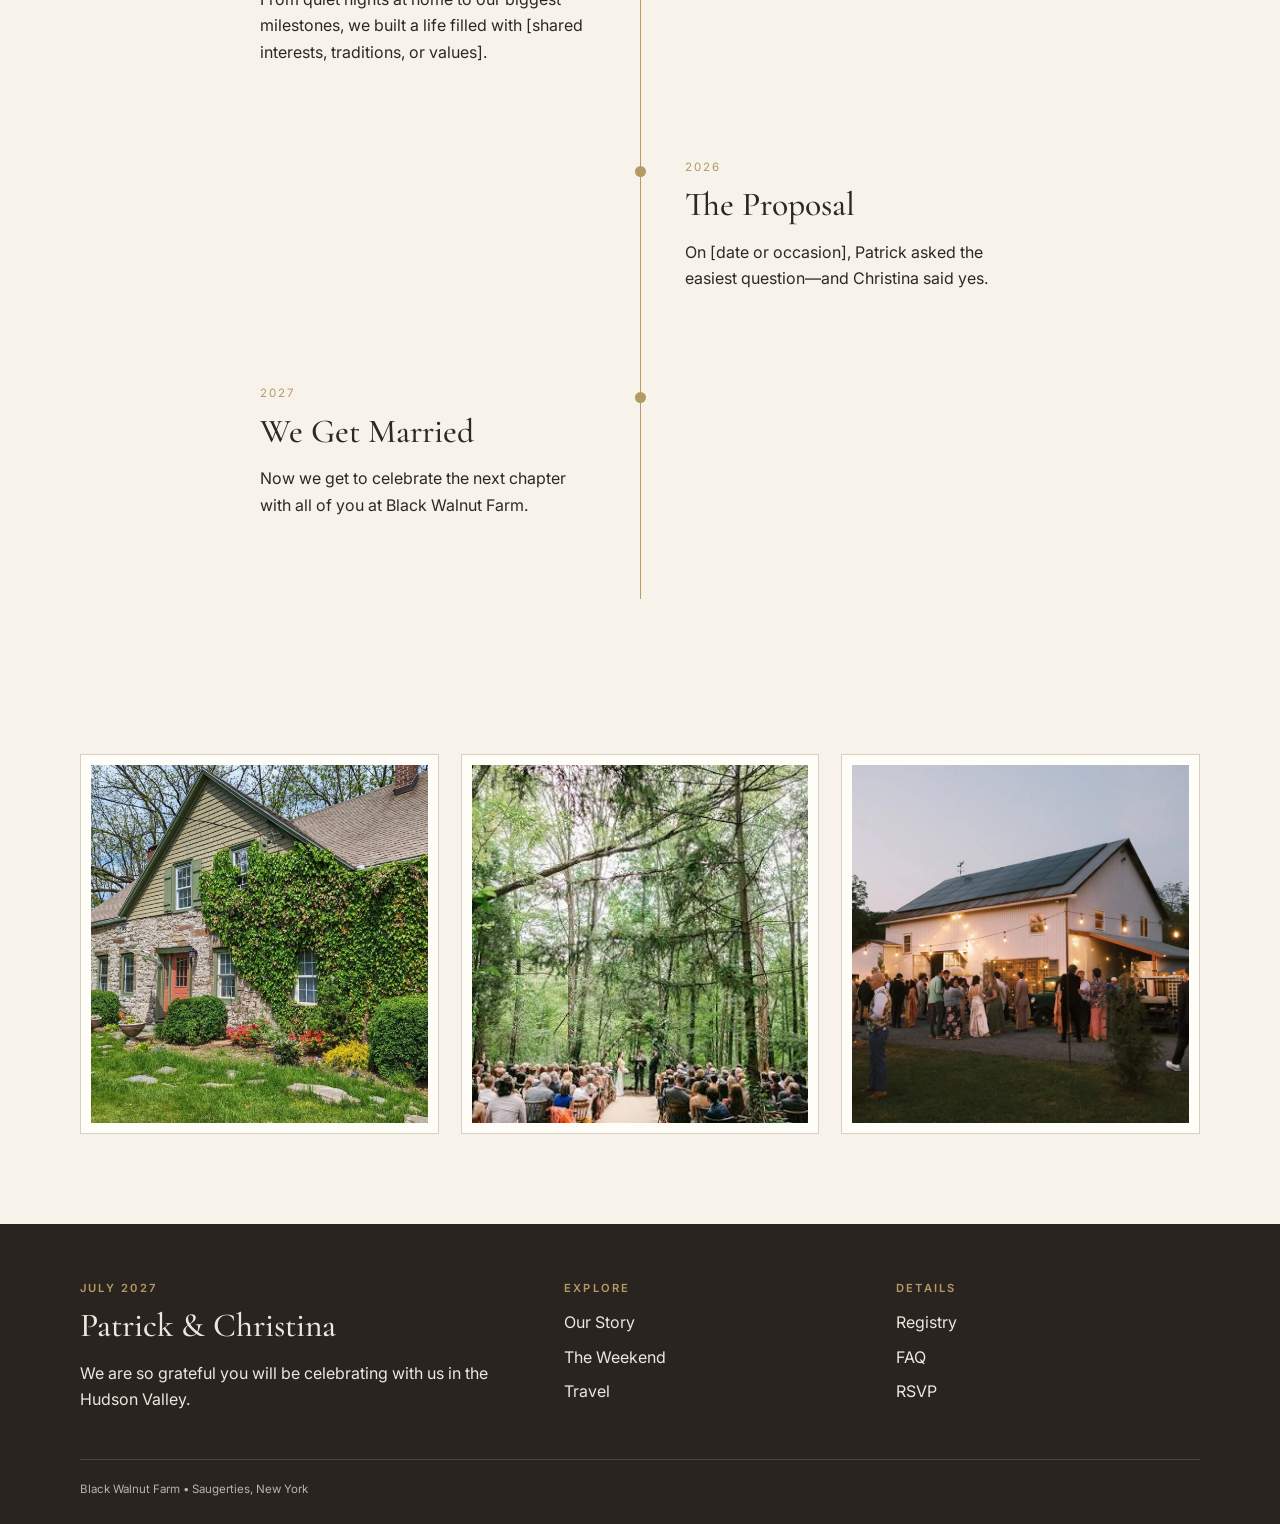
<file: christina-patrick-wedding-v3/our-story.html>
<!doctype html>
<html lang="en">
<head><script src="https://identity.netlify.com/v1/netlify-identity-widget.js"></script><meta charset="utf-8"><meta name="viewport" content="width=device-width, initial-scale=1"><title>Our Story | Patrick & Christina</title><link rel="stylesheet" href="styles.css"></head>
<body>

<header class="site-header">
  <div class="container nav-wrap">
    <a class="brand" href="index.html">P <span>&</span> C</a>
    <button class="menu-toggle" aria-label="Open navigation" aria-expanded="false">
      <span></span><span></span><span></span>
    </button>
    <nav class="nav-links" aria-label="Primary navigation">
      <a href="our-story.html">Our Story</a>
      <a href="weekend.html">The Weekend</a>
      <a href="travel.html">Travel</a>
      <a href="registry.html">Registry</a>
      <a href="faq.html">FAQ</a>
      <a class="nav-cta" href="rsvp.html">RSVP</a>
    </nav>
  </div>
</header>

<main>
  <section class="page-hero" style="--hero-image:url('assets/hero.jpg')">
    <div class="container"><p class="eyebrow" style="color:#fff">From Then to Forever</p><h1>Our Story</h1></div>
  </section>
  <section class="section">
    <div class="container center max-copy center-copy">
      <p class="eyebrow">A Few Favorite Chapters</p>
      <h2>It started with [how you met].</h2>
      <p class="muted">Replace this introduction with a warm, concise version of how you met and what makes your relationship feel like home. Keep it personal, but save the longer stories for the milestones below.</p>
    </div>
  </section>
  <section class="section-tight">
    <div class="container timeline">
      <article class="timeline-item"><p class="timeline-year">2018</p><h3>The Beginning</h3><p>We met [where/how]. What began as [short detail] quickly became something neither of us wanted to be without.</p></article>
      <article class="timeline-item"><p class="timeline-year">2019</p><h3>Our First Adventure</h3><p>Our first trip together took us to [place], where we learned [fun or meaningful detail].</p></article>
      <article class="timeline-item"><p class="timeline-year">2022</p><h3>Building a Life</h3><p>From quiet nights at home to our biggest milestones, we built a life filled with [shared interests, traditions, or values].</p></article>
      <article class="timeline-item"><p class="timeline-year">2026</p><h3>The Proposal</h3><p>On [date or occasion], Patrick asked the easiest question—and Christina said yes.</p></article>
      <article class="timeline-item"><p class="timeline-year">2027</p><h3>We Get Married</h3><p>Now we get to celebrate the next chapter with all of you at Black Walnut Farm.</p></article>
    </div>
  </section>
  <section class="section">
    <div class="container grid-3">
      <div class="image-card" style="min-height:380px"><img src="assets/farmhouse.jpg" alt="Couple walking outdoors"></div>
      <div class="image-card" style="min-height:380px"><img src="assets/ceremony.jpg" alt="Couple celebrating"></div>
      <div class="image-card" style="min-height:380px"><img src="assets/cocktail-hour.jpg" alt="Couple holding hands"></div>
    </div>
  </section>
</main>

<footer class="site-footer">
  <div class="container">
    <div class="footer-grid">
      <div>
        <p class="eyebrow">July 2027</p>
        <h3>Patrick & Christina</h3>
        <p>We are so grateful you will be celebrating with us in the Hudson Valley.</p>
      </div>
      <div>
        <p class="eyebrow">Explore</p>
        <div class="footer-links">
          <a href="our-story.html">Our Story</a>
          <a href="weekend.html">The Weekend</a>
          <a href="travel.html">Travel</a>
        </div>
      </div>
      <div>
        <p class="eyebrow">Details</p>
        <div class="footer-links">
          <a href="registry.html">Registry</a>
          <a href="faq.html">FAQ</a>
          <a href="rsvp.html">RSVP</a>
        </div>
      </div>
    </div>
    <div class="footer-bottom">Black Walnut Farm • Saugerties, New York</div>
  </div>
</footer>
<script src="cms-content.js"></script><script src="script.js"></script>

<script>if(window.netlifyIdentity){window.netlifyIdentity.on("init",u=>{if(!u)window.netlifyIdentity.on("login",()=>{location.href="/admin/"})})}</script></body>
</html>
</file>
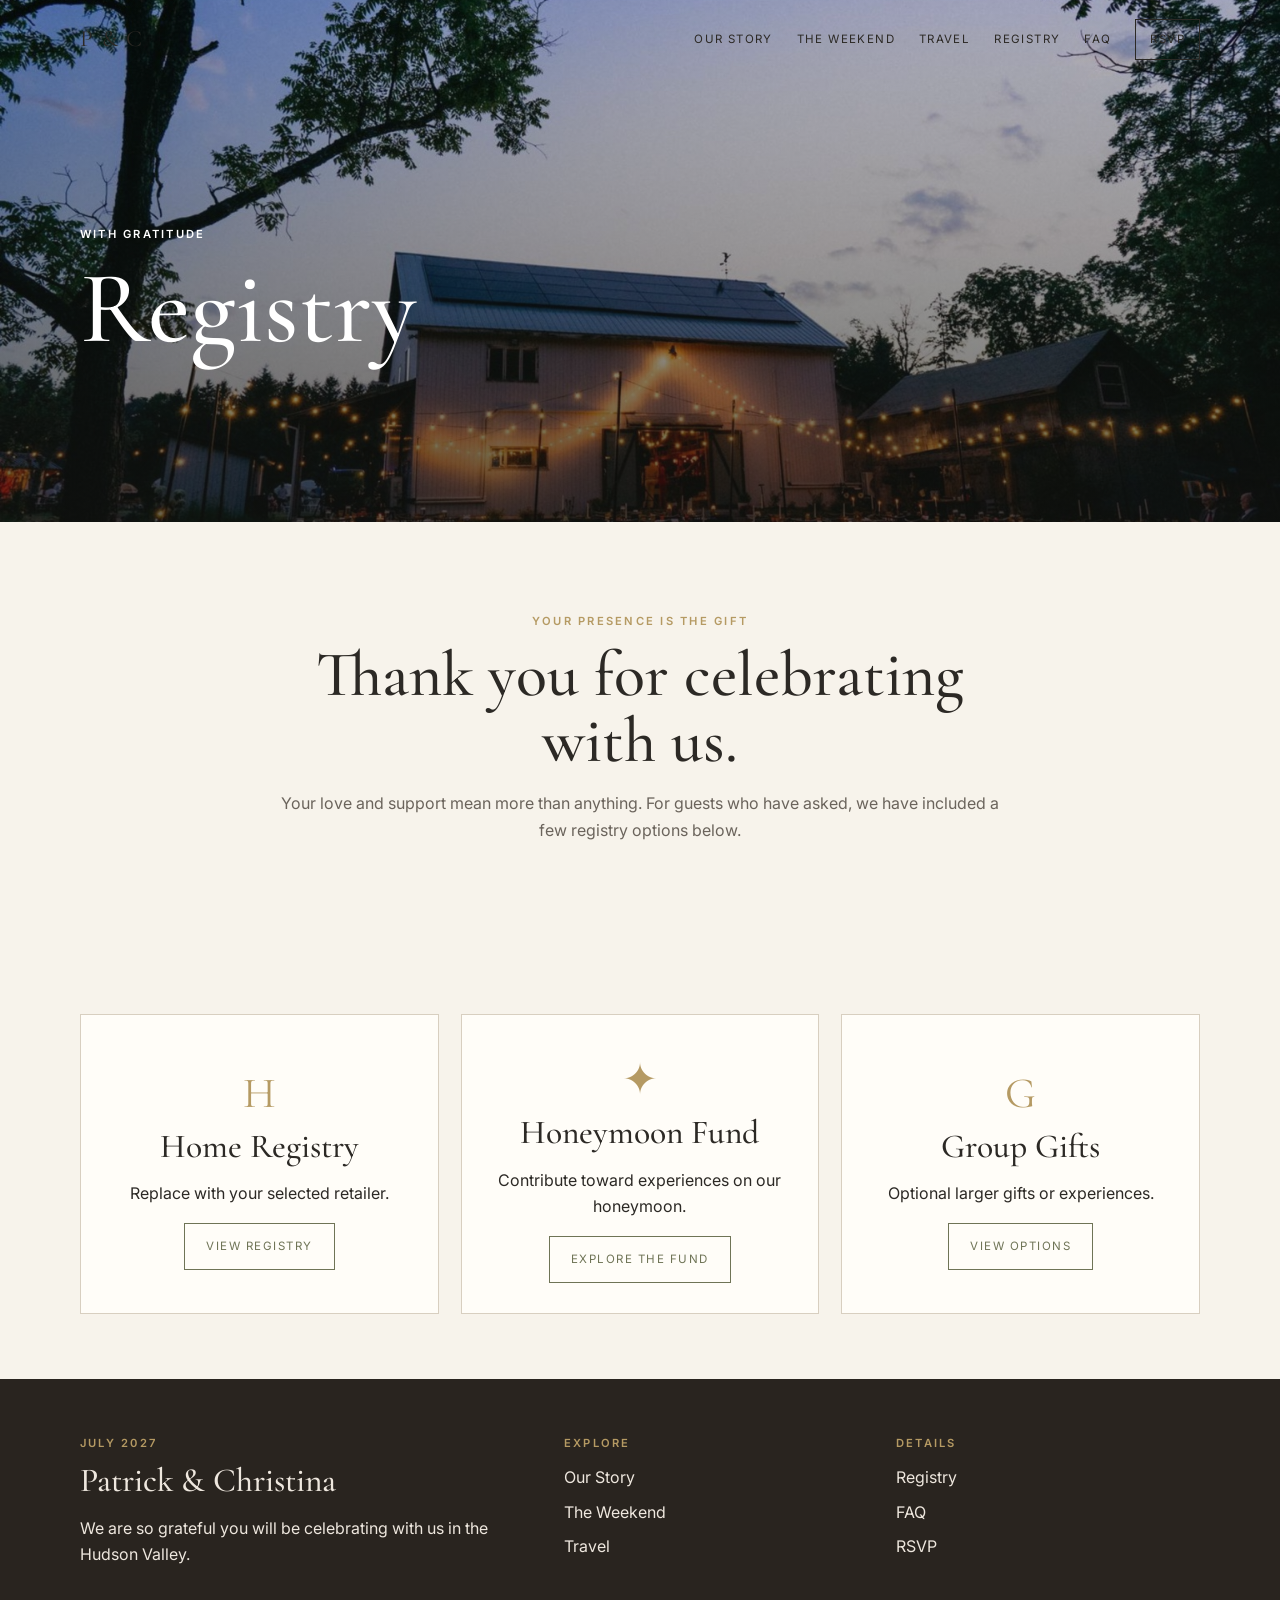
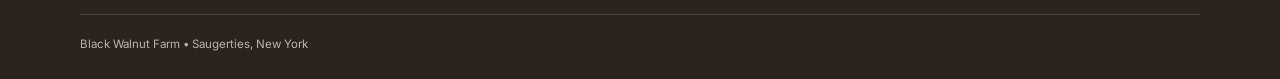
<file: christina-patrick-wedding-v3/registry.html>
<!doctype html>
<html lang="en">
<head><script src="https://identity.netlify.com/v1/netlify-identity-widget.js"></script><meta charset="utf-8"><meta name="viewport" content="width=device-width, initial-scale=1"><title>Registry | Patrick & Christina</title><link rel="stylesheet" href="styles.css"></head>
<body>

<header class="site-header">
  <div class="container nav-wrap">
    <a class="brand" href="index.html">P <span>&</span> C</a>
    <button class="menu-toggle" aria-label="Open navigation" aria-expanded="false">
      <span></span><span></span><span></span>
    </button>
    <nav class="nav-links" aria-label="Primary navigation">
      <a href="our-story.html">Our Story</a>
      <a href="weekend.html">The Weekend</a>
      <a href="travel.html">Travel</a>
      <a href="registry.html">Registry</a>
      <a href="faq.html">FAQ</a>
      <a class="nav-cta" href="rsvp.html">RSVP</a>
    </nav>
  </div>
</header>

<main>
  <section class="page-hero" style="--hero-image:url('assets/hero.jpg')">
    <div class="container"><p class="eyebrow" style="color:#fff">With Gratitude</p><h1>Registry</h1></div>
  </section>
  <section class="section center">
    <div class="container max-copy center-copy"><p class="eyebrow">Your Presence Is the Gift</p><h2>Thank you for celebrating with us.</h2><p class="muted">Your love and support mean more than anything. For guests who have asked, we have included a few registry options below.</p></div>
  </section>
  <section class="section-tight">
    <div class="container grid-3">
      <article class="card registry-card"><div><div class="icon">H</div><h3>Home Registry</h3><p>Replace with your selected retailer.</p><a class="button button-outline" href="#">View Registry</a></div></article>
      <article class="card registry-card"><div><div class="icon">✦</div><h3>Honeymoon Fund</h3><p>Contribute toward experiences on our honeymoon.</p><a class="button button-outline" href="#">Explore the Fund</a></div></article>
      <article class="card registry-card"><div><div class="icon">G</div><h3>Group Gifts</h3><p>Optional larger gifts or experiences.</p><a class="button button-outline" href="#">View Options</a></div></article>
    </div>
  </section>
</main>

<footer class="site-footer">
  <div class="container">
    <div class="footer-grid">
      <div>
        <p class="eyebrow">July 2027</p>
        <h3>Patrick & Christina</h3>
        <p>We are so grateful you will be celebrating with us in the Hudson Valley.</p>
      </div>
      <div>
        <p class="eyebrow">Explore</p>
        <div class="footer-links">
          <a href="our-story.html">Our Story</a>
          <a href="weekend.html">The Weekend</a>
          <a href="travel.html">Travel</a>
        </div>
      </div>
      <div>
        <p class="eyebrow">Details</p>
        <div class="footer-links">
          <a href="registry.html">Registry</a>
          <a href="faq.html">FAQ</a>
          <a href="rsvp.html">RSVP</a>
        </div>
      </div>
    </div>
    <div class="footer-bottom">Black Walnut Farm • Saugerties, New York</div>
  </div>
</footer>
<script src="cms-content.js"></script><script src="script.js"></script>

<script>if(window.netlifyIdentity){window.netlifyIdentity.on("init",u=>{if(!u)window.netlifyIdentity.on("login",()=>{location.href="/admin/"})})}</script></body></html>
</file>
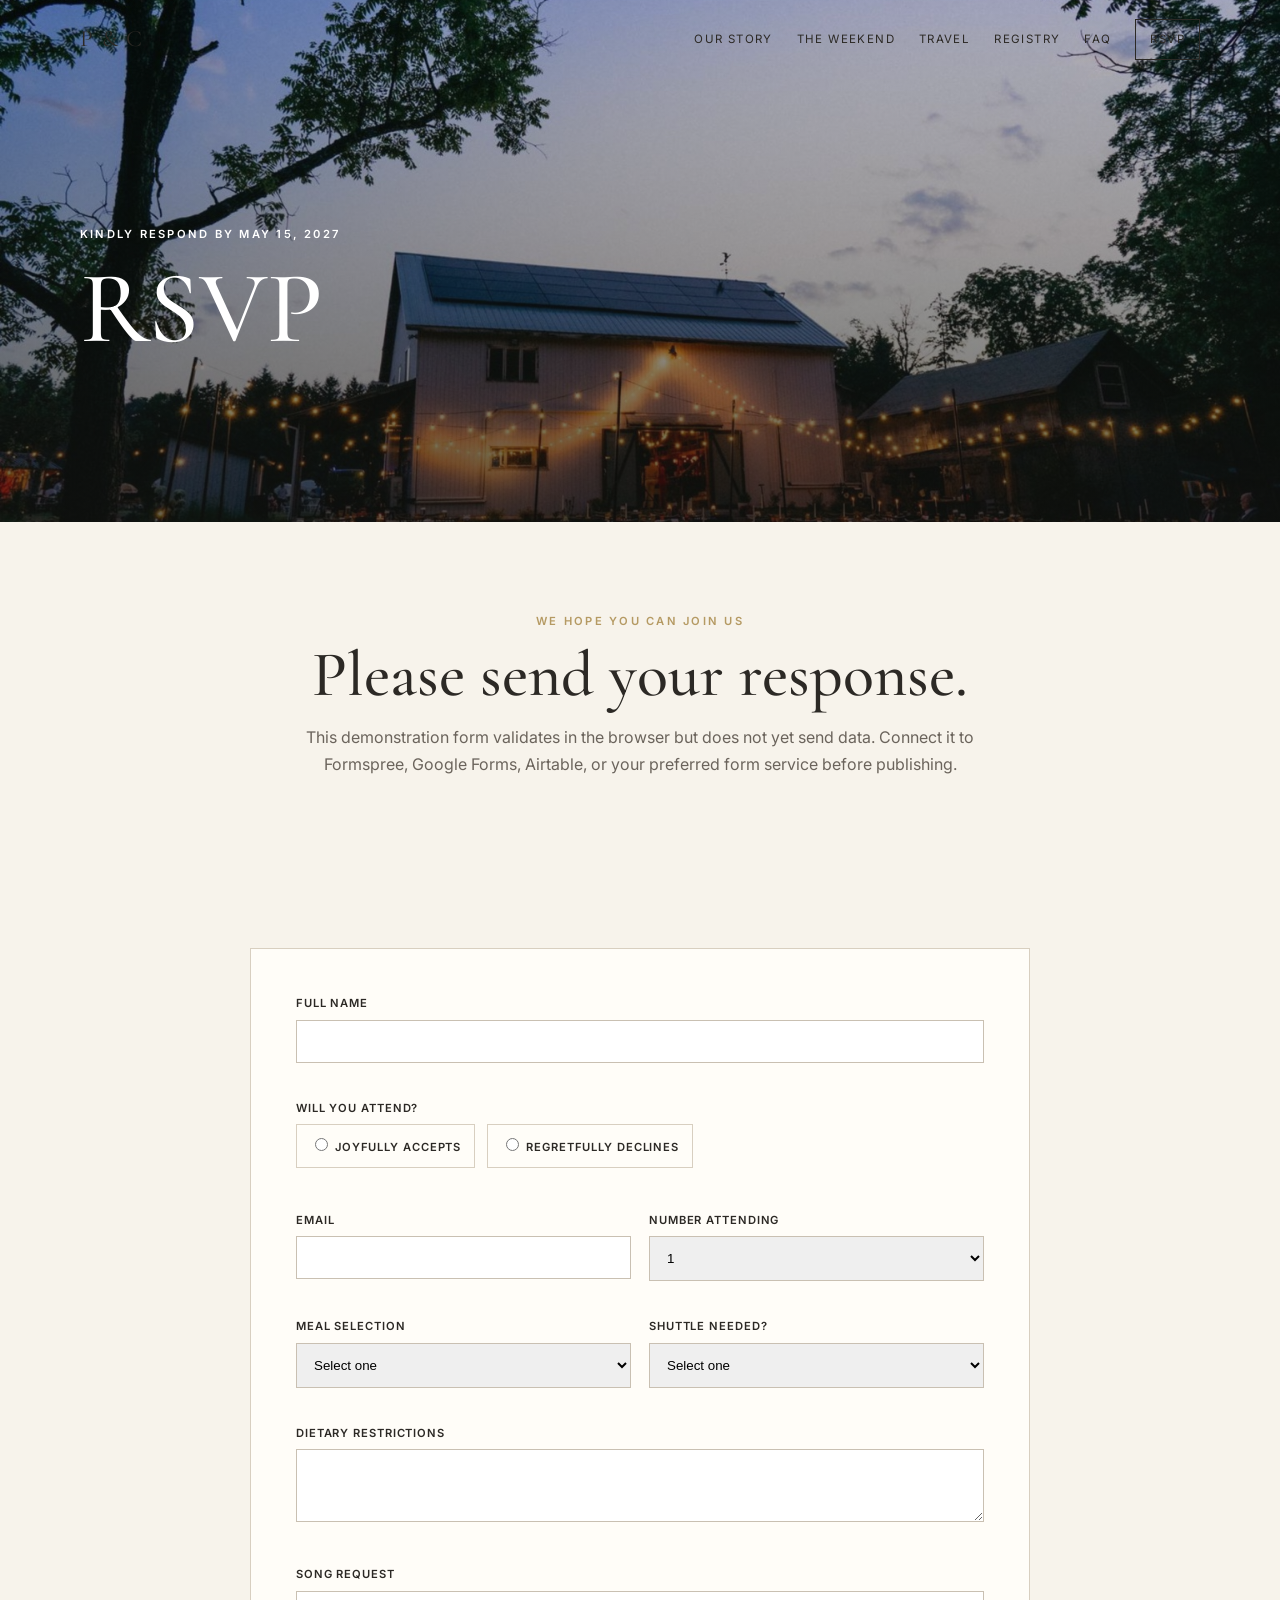
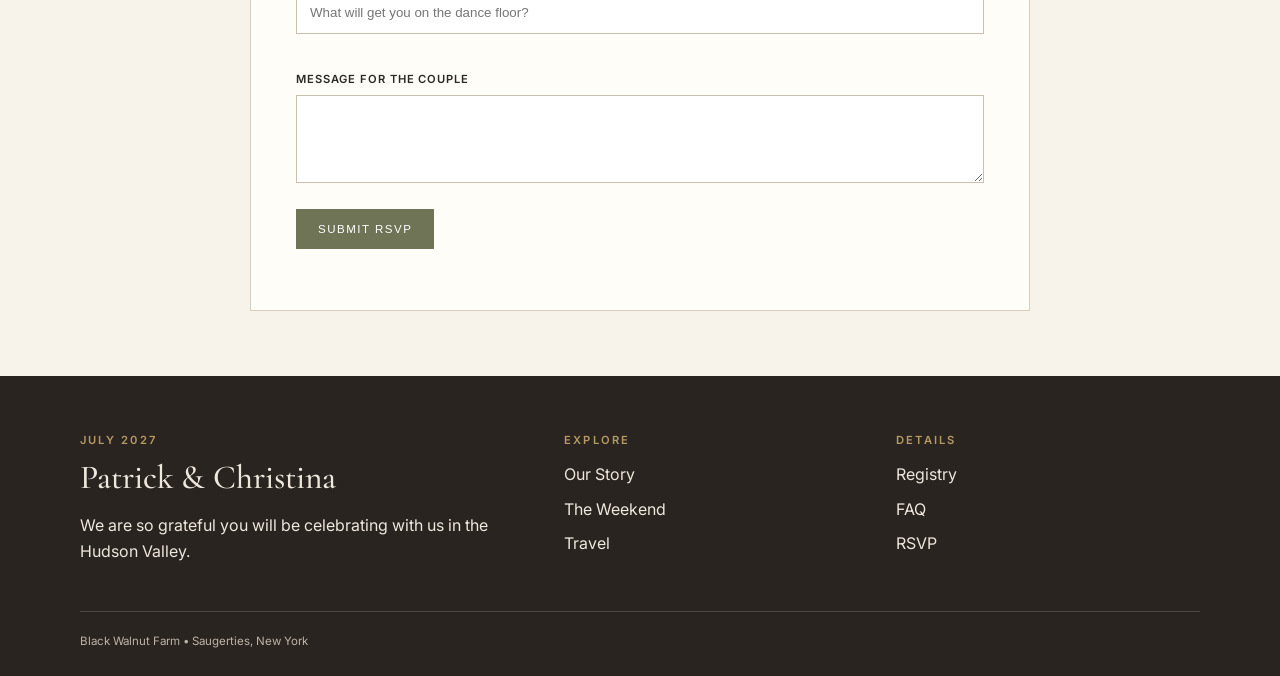
<file: christina-patrick-wedding-v3/rsvp.html>
<!doctype html>
<html lang="en">
<head><script src="https://identity.netlify.com/v1/netlify-identity-widget.js"></script><meta charset="utf-8"><meta name="viewport" content="width=device-width, initial-scale=1"><title>RSVP | Patrick & Christina</title><link rel="stylesheet" href="styles.css"></head>
<body>

<header class="site-header">
  <div class="container nav-wrap">
    <a class="brand" href="index.html">P <span>&</span> C</a>
    <button class="menu-toggle" aria-label="Open navigation" aria-expanded="false">
      <span></span><span></span><span></span>
    </button>
    <nav class="nav-links" aria-label="Primary navigation">
      <a href="our-story.html">Our Story</a>
      <a href="weekend.html">The Weekend</a>
      <a href="travel.html">Travel</a>
      <a href="registry.html">Registry</a>
      <a href="faq.html">FAQ</a>
      <a class="nav-cta" href="rsvp.html">RSVP</a>
    </nav>
  </div>
</header>

<main>
  <section class="page-hero" style="--hero-image:url('assets/hero.jpg')">
    <div class="container"><p class="eyebrow" style="color:#fff">Kindly Respond by May 15, 2027</p><h1>RSVP</h1></div>
  </section>
  <section class="section">
    <div class="container center max-copy center-copy"><p class="eyebrow">We Hope You Can Join Us</p><h2>Please send your response.</h2><p class="muted">This demonstration form validates in the browser but does not yet send data. Connect it to Formspree, Google Forms, Airtable, or your preferred form service before publishing.</p></div>
  </section>
  <section class="section-tight">
    <div class="container">
      <form id="rsvp-form" class="form-card">
        <div class="form-grid">
          <div class="field full"><label for="name">Full Name</label><input id="name" name="name" type="text" autocomplete="name" required></div>
          <div class="field full"><label>Will you attend?</label><div class="radio-group">
            <label class="radio-option"><input type="radio" name="attendance" value="yes" required> Joyfully accepts</label>
            <label class="radio-option"><input type="radio" name="attendance" value="no"> Regretfully declines</label>
          </div></div>
          <div class="field"><label for="email">Email</label><input id="email" name="email" type="email" autocomplete="email" required></div>
          <div class="field"><label for="party-size">Number Attending</label><select id="party-size" name="party-size"><option>1</option><option>2</option><option>3</option><option>4</option></select></div>
          <div class="field"><label for="meal">Meal Selection</label><select id="meal" name="meal"><option value="">Select one</option><option>Chicken</option><option>Beef</option><option>Vegetarian</option></select></div>
          <div class="field"><label for="shuttle">Shuttle Needed?</label><select id="shuttle" name="shuttle"><option value="">Select one</option><option>Yes</option><option>No</option><option>Unsure</option></select></div>
          <div class="field full"><label for="dietary">Dietary Restrictions</label><textarea id="dietary" name="dietary" rows="3"></textarea></div>
          <div class="field full"><label for="song">Song Request</label><input id="song" name="song" type="text" placeholder="What will get you on the dance floor?"></div>
          <div class="field full"><label for="message">Message for the Couple</label><textarea id="message" name="message" rows="4"></textarea></div>
        </div>
        <button class="button" type="submit">Submit RSVP</button>
        <p class="form-status" aria-live="polite"></p>
      </form>
    </div>
  </section>
</main>

<footer class="site-footer">
  <div class="container">
    <div class="footer-grid">
      <div>
        <p class="eyebrow">July 2027</p>
        <h3>Patrick & Christina</h3>
        <p>We are so grateful you will be celebrating with us in the Hudson Valley.</p>
      </div>
      <div>
        <p class="eyebrow">Explore</p>
        <div class="footer-links">
          <a href="our-story.html">Our Story</a>
          <a href="weekend.html">The Weekend</a>
          <a href="travel.html">Travel</a>
        </div>
      </div>
      <div>
        <p class="eyebrow">Details</p>
        <div class="footer-links">
          <a href="registry.html">Registry</a>
          <a href="faq.html">FAQ</a>
          <a href="rsvp.html">RSVP</a>
        </div>
      </div>
    </div>
    <div class="footer-bottom">Black Walnut Farm • Saugerties, New York</div>
  </div>
</footer>
<script src="cms-content.js"></script><script src="script.js"></script>

<script>if(window.netlifyIdentity){window.netlifyIdentity.on("init",u=>{if(!u)window.netlifyIdentity.on("login",()=>{location.href="/admin/"})})}</script></body></html>
</file>
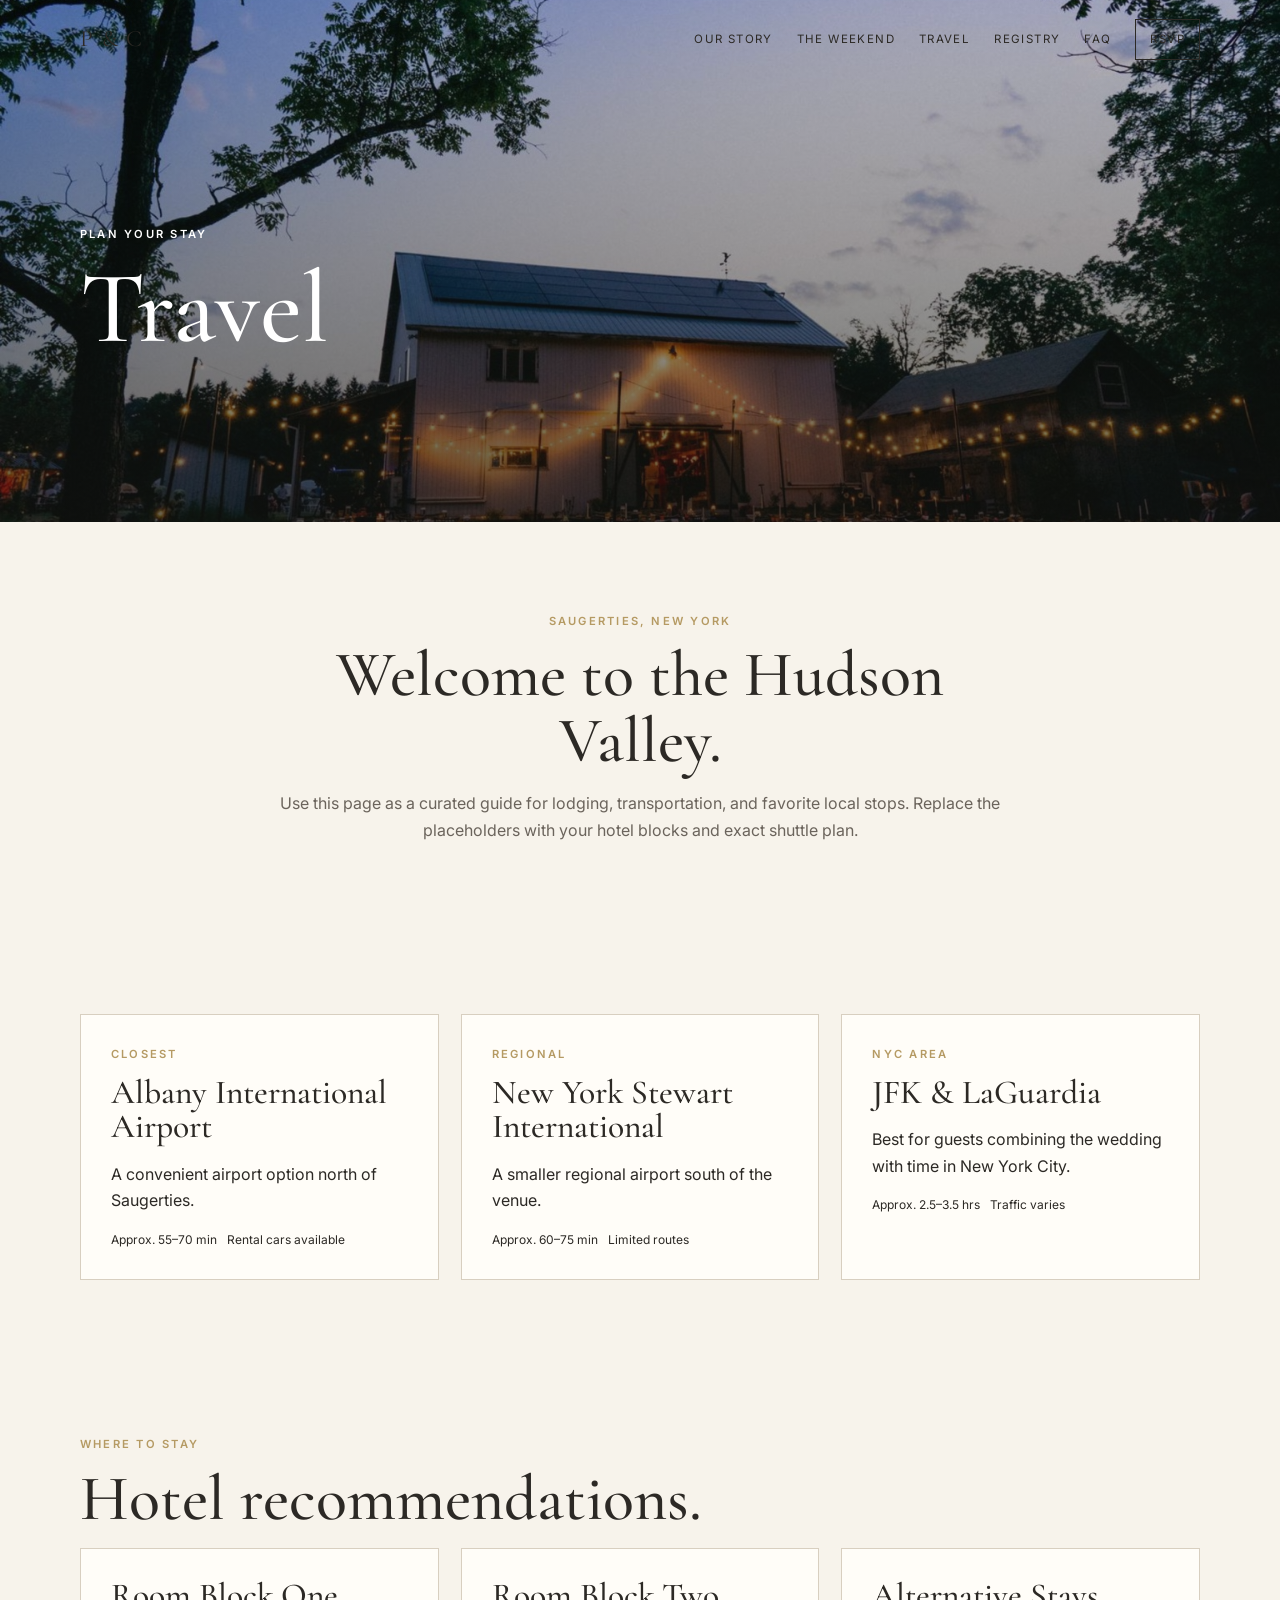
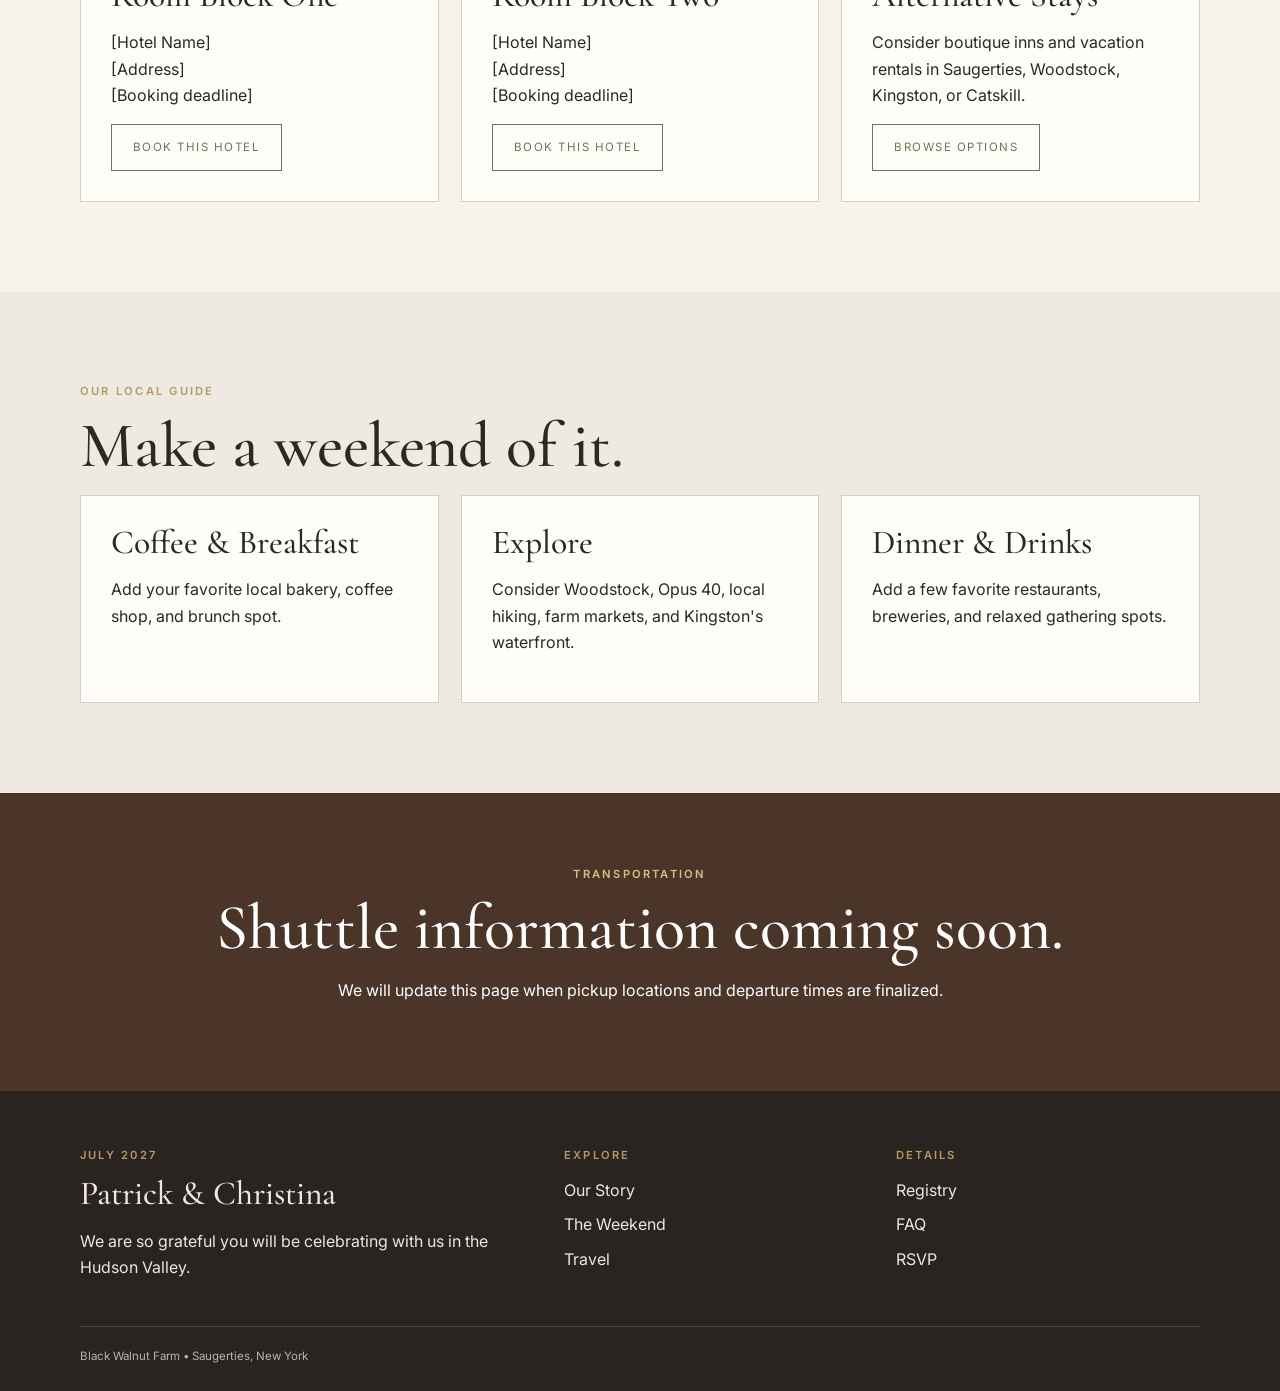
<file: christina-patrick-wedding-v3/travel.html>
<!doctype html>
<html lang="en">
<head><script src="https://identity.netlify.com/v1/netlify-identity-widget.js"></script><meta charset="utf-8"><meta name="viewport" content="width=device-width, initial-scale=1"><title>Travel | Patrick & Christina</title><link rel="stylesheet" href="styles.css"></head>
<body>

<header class="site-header">
  <div class="container nav-wrap">
    <a class="brand" href="index.html">P <span>&</span> C</a>
    <button class="menu-toggle" aria-label="Open navigation" aria-expanded="false">
      <span></span><span></span><span></span>
    </button>
    <nav class="nav-links" aria-label="Primary navigation">
      <a href="our-story.html">Our Story</a>
      <a href="weekend.html">The Weekend</a>
      <a href="travel.html">Travel</a>
      <a href="registry.html">Registry</a>
      <a href="faq.html">FAQ</a>
      <a class="nav-cta" href="rsvp.html">RSVP</a>
    </nav>
  </div>
</header>

<main>
  <section class="page-hero" style="--hero-image:url('assets/hero.jpg')">
    <div class="container"><p class="eyebrow" style="color:#fff">Plan Your Stay</p><h1>Travel</h1></div>
  </section>
  <section class="section">
    <div class="container center max-copy center-copy"><p class="eyebrow">Saugerties, New York</p><h2>Welcome to the Hudson Valley.</h2><p class="muted">Use this page as a curated guide for lodging, transportation, and favorite local stops. Replace the placeholders with your hotel blocks and exact shuttle plan.</p></div>
  </section>
  <section class="section-tight">
    <div class="container grid-3">
      <article class="card travel-card"><p class="eyebrow">Closest</p><h3>Albany International Airport</h3><p>A convenient airport option north of Saugerties.</p><div class="meta"><span>Approx. 55–70 min</span><span>Rental cars available</span></div></article>
      <article class="card travel-card"><p class="eyebrow">Regional</p><h3>New York Stewart International</h3><p>A smaller regional airport south of the venue.</p><div class="meta"><span>Approx. 60–75 min</span><span>Limited routes</span></div></article>
      <article class="card travel-card"><p class="eyebrow">NYC Area</p><h3>JFK & LaGuardia</h3><p>Best for guests combining the wedding with time in New York City.</p><div class="meta"><span>Approx. 2.5–3.5 hrs</span><span>Traffic varies</span></div></article>
    </div>
  </section>
  <section class="section">
    <div class="container">
      <p class="eyebrow">Where to Stay</p><h2>Hotel recommendations.</h2>
      <div class="grid-3">
        <article class="card"><h3>Room Block One</h3><p>[Hotel Name]<br>[Address]<br>[Booking deadline]</p><a class="button button-outline" href="#">Book This Hotel</a></article>
        <article class="card"><h3>Room Block Two</h3><p>[Hotel Name]<br>[Address]<br>[Booking deadline]</p><a class="button button-outline" href="#">Book This Hotel</a></article>
        <article class="card"><h3>Alternative Stays</h3><p>Consider boutique inns and vacation rentals in Saugerties, Woodstock, Kingston, or Catskill.</p><a class="button button-outline" href="#">Browse Options</a></article>
      </div>
    </div>
  </section>
  <section class="section" style="background:#eee9e1">
    <div class="container"><p class="eyebrow">Our Local Guide</p><h2>Make a weekend of it.</h2>
      <div class="grid-3">
        <article class="card"><h3>Coffee & Breakfast</h3><p>Add your favorite local bakery, coffee shop, and brunch spot.</p></article>
        <article class="card"><h3>Explore</h3><p>Consider Woodstock, Opus 40, local hiking, farm markets, and Kingston's waterfront.</p></article>
        <article class="card"><h3>Dinner & Drinks</h3><p>Add a few favorite restaurants, breweries, and relaxed gathering spots.</p></article>
      </div>
    </div>
  </section>
  <section class="banner center"><div class="container"><p class="eyebrow" style="color:#d7bd80">Transportation</p><h2>Shuttle information coming soon.</h2><p>We will update this page when pickup locations and departure times are finalized.</p></div></section>
</main>

<footer class="site-footer">
  <div class="container">
    <div class="footer-grid">
      <div>
        <p class="eyebrow">July 2027</p>
        <h3>Patrick & Christina</h3>
        <p>We are so grateful you will be celebrating with us in the Hudson Valley.</p>
      </div>
      <div>
        <p class="eyebrow">Explore</p>
        <div class="footer-links">
          <a href="our-story.html">Our Story</a>
          <a href="weekend.html">The Weekend</a>
          <a href="travel.html">Travel</a>
        </div>
      </div>
      <div>
        <p class="eyebrow">Details</p>
        <div class="footer-links">
          <a href="registry.html">Registry</a>
          <a href="faq.html">FAQ</a>
          <a href="rsvp.html">RSVP</a>
        </div>
      </div>
    </div>
    <div class="footer-bottom">Black Walnut Farm • Saugerties, New York</div>
  </div>
</footer>
<script src="cms-content.js"></script><script src="script.js"></script>

<script>if(window.netlifyIdentity){window.netlifyIdentity.on("init",u=>{if(!u)window.netlifyIdentity.on("login",()=>{location.href="/admin/"})})}</script></body></html>
</file>
<file: styles.css>
@import url('https://fonts.googleapis.com/css2?family=Cormorant+Garamond:ital,wght@0,400;0,500;0,600;1,400&family=Inter:wght@300;400;500;600&display=swap');
:root{--cream:#f7f3eb;--paper:#fffdf8;--olive:#62694b;--walnut:#4b3528;--ink:#2d2925;--gold:#b49a65;--line:#d8cfc0;--soft:#ece6dc;--serif:'Cormorant Garamond',serif;--sans:'Inter',sans-serif}*{box-sizing:border-box}html{scroll-behavior:smooth}body{margin:0;background:var(--cream);color:var(--ink);font-family:var(--sans);line-height:1.65}img{display:block;max-width:100%}a{color:inherit;text-decoration:none}.container{width:min(1120px,calc(100% - 36px));margin:auto}.section{padding:90px 0}.section-tight{padding:65px 0}.center{text-align:center}.center-copy{margin-inline:auto}.max-copy{max-width:720px}.eyebrow{text-transform:uppercase;letter-spacing:.2em;font-size:.7rem;font-weight:600;color:var(--gold);margin:0 0 12px}h1,h2,h3{font-family:var(--serif);font-weight:500;line-height:1.03;margin:0 0 16px}h1{font-size:clamp(3.5rem,8vw,7rem)}h2{font-size:clamp(2.5rem,5vw,4.2rem)}h3{font-size:clamp(1.5rem,3vw,2.1rem)}.muted{color:#6b645c}.site-header{position:fixed;inset:0 0 auto;z-index:1000;transition:.3s}.site-header.scrolled{background:rgba(247,243,235,.95);backdrop-filter:blur(14px);box-shadow:0 1px 0 rgba(0,0,0,.1)}.nav-wrap{height:78px;display:flex;align-items:center;justify-content:space-between}.brand{font-family:var(--serif);font-size:1.45rem;letter-spacing:.08em}.brand span{color:var(--gold)}.nav-links{display:flex;gap:24px;align-items:center;text-transform:uppercase;letter-spacing:.12em;font-size:.72rem}.nav-links a{padding:8px 0}.nav-cta{border:1px solid currentColor;padding:10px 14px!important}.menu-toggle{display:none;background:none;border:0}.menu-toggle span{display:block;width:26px;height:1px;background:currentColor;margin:6px}.hero{min-height:100vh;display:grid;align-items:end;color:#fff;background:linear-gradient(90deg,rgba(20,18,16,.72),rgba(20,18,16,.12) 65%),url('assets/hero.jpg') center/cover;position:relative}.hero:after{content:'';position:absolute;inset:18px;border:1px solid rgba(255,255,255,.45)}.hero-content{position:relative;z-index:1;text-align:left;width:min(1120px,calc(100% - 36px));margin:auto;padding:150px 0 90px}.hero h1{max-width:760px}.hero .date{letter-spacing:.2em;text-transform:uppercase;font-size:.78rem}.hero .location{font-family:var(--serif);font-style:italic;font-size:1.35rem}.button{display:inline-flex;align-items:center;justify-content:center;padding:13px 21px;border:1px solid var(--olive);background:var(--olive);color:white;text-transform:uppercase;letter-spacing:.13em;font-size:.72rem;transition:.25s}.button:hover{background:transparent;color:var(--olive)}.button-light{border-color:#fff;background:rgba(255,255,255,.08)}.button-light:hover{background:#fff;color:var(--ink)}.button-outline{background:transparent;color:var(--olive)}.actions{display:flex;gap:12px;flex-wrap:wrap;margin-top:26px}.scroll-cue{display:none}.countdown{display:grid;grid-template-columns:repeat(4,1fr);gap:1px;background:var(--olive);margin-top:34px}.countdown div{background:var(--olive);color:white;text-align:center;padding:22px}.countdown strong{display:block;font-family:var(--serif);font-size:2.3rem;font-weight:400;line-height:1}.countdown span{text-transform:uppercase;letter-spacing:.14em;font-size:.62rem}.grid-2{display:grid;grid-template-columns:1fr 1fr;gap:56px;align-items:center}.grid-3{display:grid;grid-template-columns:repeat(3,1fr);gap:22px}.image-card{min-height:520px;border:1px solid var(--line);padding:10px;background:var(--paper)}.image-card img{width:100%;height:100%;object-fit:cover}.card{background:var(--paper);border:1px solid var(--line);padding:30px}.quick-links{display:grid;grid-template-columns:repeat(3,1fr);gap:18px}.quick-link{min-height:250px;padding:26px;color:#fff;display:flex;flex-direction:column;justify-content:end;background-size:cover;background-position:center;position:relative}.quick-link:before{content:'';position:absolute;inset:0;background:linear-gradient(transparent,rgba(0,0,0,.72))}.quick-link>*{position:relative}.banner{background:var(--walnut);color:white;padding:72px 0}.page-hero{min-height:58vh;display:grid;align-items:end;color:#fff;padding:145px 0 65px;background:linear-gradient(rgba(20,18,16,.18),rgba(20,18,16,.65)),var(--hero-image) center/cover}.timeline{max-width:850px;margin:auto;position:relative}.timeline:before{content:'';position:absolute;left:50%;top:0;bottom:0;width:1px;background:var(--gold)}.timeline-item{width:50%;padding:0 45px 65px;position:relative}.timeline-item:nth-child(even){margin-left:50%}.timeline-item:before{content:'';position:absolute;top:8px;width:11px;height:11px;border-radius:50%;background:var(--gold)}.timeline-item:nth-child(odd):before{right:-6px}.timeline-item:nth-child(even):before{left:-5px}.timeline-year{color:var(--gold);text-transform:uppercase;letter-spacing:.18em;font-size:.72rem}.schedule-day{background:var(--paper);border:1px solid var(--line);padding:42px;margin-bottom:38px}.schedule-row{display:grid;grid-template-columns:110px 1fr;gap:20px;padding:20px 0;border-top:1px solid var(--line)}.schedule-time{color:var(--olive);font-weight:600}.travel-card .meta{display:flex;gap:10px;flex-wrap:wrap;font-size:.75rem}.registry-card{text-align:center;min-height:280px;display:grid;place-items:center}.registry-card .icon{font-family:var(--serif);font-size:2.7rem;color:var(--gold)}.faq-list{max-width:850px;margin:auto}.faq-item{border-bottom:1px solid var(--line)}.faq-question{width:100%;display:flex;justify-content:space-between;padding:22px 0;border:0;background:none;text-align:left}.faq-question span:first-child{font-family:var(--serif);font-size:1.35rem}.faq-answer{max-height:0;overflow:hidden;transition:.3s}.faq-answer p{padding:0 30px 22px 0}.faq-symbol{font-size:1.4rem;transition:.25s}.faq-item.open .faq-symbol{transform:rotate(45deg)}.form-card{max-width:780px;margin:auto;background:var(--paper);border:1px solid var(--line);padding:45px}.form-grid{display:grid;grid-template-columns:1fr 1fr;gap:18px}.field{margin-bottom:18px}.field.full{grid-column:1/-1}label{display:block;margin-bottom:7px;text-transform:uppercase;letter-spacing:.08em;font-size:.7rem;font-weight:600}input,select,textarea{width:100%;padding:13px;border:1px solid #c9c0b2}.radio-group{display:flex;gap:12px;flex-wrap:wrap}.radio-option{border:1px solid var(--line);padding:10px 13px}.radio-option input{width:auto}.site-footer{background:#29241f;color:#eee7de;padding:55px 0 25px}.footer-grid{display:grid;grid-template-columns:1.5fr 1fr 1fr;gap:28px}.footer-links{display:grid;gap:8px}.footer-bottom{border-top:1px solid rgba(255,255,255,.15);margin-top:30px;padding-top:20px;font-size:.72rem;color:#bdb3a8}@media(max-width:900px){.menu-toggle{display:block}.nav-links{position:fixed;inset:78px 0 auto;background:rgba(247,243,235,.98);color:var(--ink);display:grid;padding:20px 28px 28px;transform:translateY(-140%);transition:.3s}.nav-links.open{transform:none}.grid-2,.grid-3,.quick-links,.footer-grid{grid-template-columns:1fr}.hero{background-position:60% center}.image-card{min-height:400px}}@media(max-width:650px){.section{padding:66px 0}.hero:after{inset:10px}.countdown{grid-template-columns:repeat(2,1fr)}.timeline:before{left:5px}.timeline-item,.timeline-item:nth-child(even){width:100%;margin-left:0;padding-left:38px}.timeline-item:nth-child(odd):before,.timeline-item:nth-child(even):before{left:0;right:auto}.schedule-row{grid-template-columns:1fr}.form-grid{grid-template-columns:1fr}.field.full{grid-column:auto}}

/* ===== Homepage V2: cinematic woodland direction ===== */
:root{--olive-dark:#4f543d}
.home-page{overflow-x:hidden}
.home-page .site-header{color:#fff}
.home-page .site-header.scrolled{color:var(--ink)}
.hero-v2{min-height:100svh;align-items:center;background:linear-gradient(90deg,rgba(15,17,13,.58),rgba(15,17,13,.1) 65%),url('assets/hero.jpg') center/cover;overflow:hidden}
.hero-v2:before{content:"";position:absolute;inset:-4%;background:url('assets/hero.jpg') center/cover;animation:heroDrift 18s ease-out both;z-index:0}
.hero-v2:after{display:none}
.hero-shade{position:absolute;inset:0;background:linear-gradient(90deg,rgba(14,16,12,.66) 0%,rgba(14,16,12,.24) 55%,rgba(14,16,12,.32) 100%),linear-gradient(0deg,rgba(14,16,12,.45),transparent 52%);z-index:1}
.hero-v2 .hero-content{width:min(1180px,calc(100% - 64px));padding:160px 0 95px;align-self:end;z-index:2}
.hero-v2 h1{font-size:clamp(4.3rem,11vw,10rem);line-height:.76;letter-spacing:-.055em;max-width:none;margin:26px 0 42px;display:flex;flex-direction:column;align-items:flex-start}
.hero-v2 h1 span:last-child{margin-left:clamp(50px,12vw,180px)}
.hero-v2 h1 em{font-size:.47em;line-height:.5;color:#d8c28e;font-weight:400;margin-left:clamp(100px,22vw,330px);transform:translateY(10px)}
.hero-meta{display:flex;align-items:center;gap:24px;text-transform:uppercase;letter-spacing:.18em;font-size:.72rem}
.hero-meta p{margin:0}.hero-meta i{width:70px;height:1px;background:rgba(255,255,255,.65)}
.hero-frame{position:absolute;inset:18px;border:1px solid rgba(255,255,255,.42);z-index:3;pointer-events:none}
.text-link{display:inline-flex;align-items:center;gap:12px;text-transform:uppercase;letter-spacing:.13em;font-size:.7rem;font-weight:600;border-bottom:1px solid currentColor;padding-bottom:6px;margin-top:28px}.text-link span{font-size:1rem}.text-link.light{color:#fff}
.intro-section{padding:135px 0 150px}.intro-grid{display:grid;grid-template-columns:240px 1fr;gap:70px}.intro-index{display:grid;grid-template-columns:auto 1fr;align-content:start;gap:14px;text-transform:uppercase;letter-spacing:.16em;font-size:.65rem;color:var(--olive)}.intro-index div{height:1px;background:var(--line);margin-top:10px}.intro-index span:last-child{grid-column:1/-1}.intro-copy{max-width:780px}.intro-copy h2{font-size:clamp(3.6rem,7vw,6.7rem);letter-spacing:-.04em}.lead{font-size:1.1rem;max-width:650px}
.venue-story{display:grid;grid-template-columns:minmax(0,1.35fr) minmax(340px,.65fr);min-height:820px;background:var(--paper);position:relative}.venue-image{margin:70px 0 70px 5vw;overflow:hidden}.venue-image img{width:100%;height:100%;object-fit:cover;transition:transform 1.2s}.venue-image:hover img{transform:scale(1.025)}.venue-copy{align-self:center;padding:80px clamp(42px,6vw,110px)}.venue-copy h2{font-size:clamp(3.2rem,5.5vw,5.6rem);letter-spacing:-.04em}.venue-caption{position:absolute;right:24px;bottom:24px;font-family:var(--serif);font-style:italic;color:var(--olive)}
.immersive-panel{min-height:88vh;display:grid;align-items:end;position:relative;background:var(--panel-image) center/cover fixed;color:#fff}.panel-overlay{position:absolute;inset:0;background:linear-gradient(0deg,rgba(11,15,10,.72),rgba(11,15,10,.08) 65%)}.panel-copy{position:relative;padding-bottom:90px}.panel-copy h2{font-size:clamp(4rem,8vw,8rem);letter-spacing:-.05em}
.experience-section{padding:140px 0}.section-heading{display:grid;grid-template-columns:1fr 350px;gap:80px;align-items:end;margin-bottom:70px}.section-heading h2{font-size:clamp(3.6rem,6vw,6rem);letter-spacing:-.04em}.experience-grid{display:grid;grid-template-columns:1.08fr .92fr;grid-template-rows:1fr 1fr;gap:22px}.experience-card{position:relative;min-height:390px;overflow:hidden;color:#fff}.experience-card.tall{grid-row:1/3;min-height:800px}.experience-card img{width:100%;height:100%;object-fit:cover;transition:transform 1.2s ease}.experience-card:after{content:"";position:absolute;inset:0;background:linear-gradient(0deg,rgba(13,15,11,.72),transparent 65%)}.experience-card:hover img{transform:scale(1.04)}.card-copy{position:absolute;inset:auto 32px 26px;z-index:2;display:grid;grid-template-columns:30px 1fr;column-gap:14px}.card-copy span{font-size:.7rem;letter-spacing:.14em}.card-copy h3{font-size:clamp(2.4rem,4vw,4rem);margin:-6px 0 0}.card-copy p{grid-column:2;margin:0;font-size:.83rem}
.countdown-section{padding:110px 0;background:var(--olive-dark);color:#fff}.countdown-layout{display:grid;grid-template-columns:.8fr 1.2fr;align-items:end;gap:70px}.countdown-layout h2{font-size:clamp(3.2rem,5vw,5.2rem);letter-spacing:-.04em}.countdown-layout .countdown{margin:0;background:transparent;gap:18px}.countdown-layout .countdown div{background:transparent;border-top:1px solid rgba(255,255,255,.38);padding:24px 6px;text-align:left}.countdown-layout .countdown strong{font-size:clamp(2.6rem,5vw,5rem)}
.closing-scene{min-height:86vh;display:grid;place-items:center;text-align:center;color:#fff;position:relative;background:var(--closing-image) center/cover}.closing-overlay{position:absolute;inset:0;background:rgba(18,20,15,.52)}.closing-copy{position:relative}.closing-copy h2{font-size:clamp(4rem,8vw,8rem);letter-spacing:-.05em}.closing-copy .button{margin-top:25px}
.reveal{opacity:0;transform:translateY(34px);transition:opacity .9s ease,transform .9s cubic-bezier(.2,.8,.2,1)}.reveal.in-view{opacity:1;transform:none}.reveal-delay-1{transition-delay:.12s}.reveal-delay-2{transition-delay:.24s}.reveal-delay-3{transition-delay:.36s}
@keyframes heroDrift{from{transform:scale(1.08)}to{transform:scale(1)}}
@media(max-width:900px){.hero-v2 .hero-content{width:min(100% - 36px,1120px)}.hero-v2 h1{font-size:clamp(4.2rem,17vw,7.5rem)}.hero-v2 h1 span:last-child{margin-left:20px}.hero-v2 h1 em{margin-left:42%;}.intro-grid{grid-template-columns:1fr}.intro-index{display:none}.venue-story{grid-template-columns:1fr}.venue-image{margin:30px 18px 0;min-height:520px}.venue-copy{padding:70px 28px 90px}.immersive-panel{background-attachment:scroll}.section-heading,.countdown-layout{grid-template-columns:1fr}.experience-grid{grid-template-columns:1fr;grid-template-rows:auto}.experience-card,.experience-card.tall{grid-row:auto;min-height:520px}.home-page .nav-links{color:var(--ink)}}
@media(max-width:650px){.hero-frame{inset:10px}.hero-v2 .hero-content{padding:130px 0 58px}.hero-v2 h1{font-size:clamp(3.8rem,18vw,6rem);margin:20px 0 32px}.hero-meta{gap:12px;align-items:flex-start}.hero-meta i{width:28px;margin-top:8px}.intro-section{padding:90px 0}.intro-copy h2{font-size:3.4rem}.venue-story{min-height:auto}.venue-image{min-height:380px}.immersive-panel{min-height:72vh}.panel-copy{padding-bottom:52px}.experience-section{padding:90px 0}.section-heading{gap:24px;margin-bottom:42px}.experience-card,.experience-card.tall{min-height:440px}.countdown-section{padding:80px 0}.countdown-layout{gap:40px}.countdown-layout .countdown{grid-template-columns:repeat(2,1fr)}.closing-scene{min-height:72vh}}
@media(prefers-reduced-motion:reduce){.hero-v2:before{animation:none}.reveal{opacity:1;transform:none;transition:none}.experience-card img,.venue-image img{transition:none}}

/* ===== Homepage V3: The Arrival ===== */
.home-v3{background:#f3efe6}
.home-v3 .site-header{color:#fff}
.home-v3 .site-header.scrolled{color:var(--ink)}
.page-progress{position:fixed;top:0;left:0;right:0;height:2px;z-index:2000;pointer-events:none}.page-progress span{display:block;height:100%;width:100%;background:var(--gold);transform:scaleX(0);transform-origin:left center}
.arrival{min-height:100svh;position:relative;display:grid;align-items:end;color:#fff;overflow:hidden;background:#1c2119}
.arrival-media,.woods-media,.portal-media,.final-media{position:absolute;inset:-7%;background-size:cover;background-position:center;will-change:transform}
.arrival-media{background-image:url('assets/hero.jpg');background-position:center 48%}
.arrival-wash{position:absolute;inset:0;background:linear-gradient(90deg,rgba(10,14,10,.72) 0%,rgba(10,14,10,.25) 58%,rgba(10,14,10,.36) 100%),linear-gradient(0deg,rgba(8,12,8,.62) 0%,transparent 48%)}
.arrival-grain{position:absolute;inset:0;opacity:.12;mix-blend-mode:soft-light;background-image:url("data:image/svg+xml,%3Csvg viewBox='0 0 180 180' xmlns='http://www.w3.org/2000/svg'%3E%3Cfilter id='n'%3E%3CfeTurbulence type='fractalNoise' baseFrequency='.9' numOctaves='3' stitchTiles='stitch'/%3E%3C/filter%3E%3Crect width='100%25' height='100%25' filter='url(%23n)' opacity='.36'/%3E%3C/svg%3E")}
.arrival-content{position:relative;z-index:2;padding:165px 0 105px;width:min(1240px,calc(100% - 72px))}
.arrival-kicker{text-transform:uppercase;letter-spacing:.28em;font-size:.68rem;font-weight:500;margin:0 0 34px}
.arrival h1{font-size:clamp(5rem,12vw,11.5rem);line-height:.7;letter-spacing:-.065em;margin:0;display:grid;width:min-content;min-width:min(100%,1000px)}
.arrival h1 span{display:block}.arrival .name-two{margin-left:clamp(55px,14vw,225px)}.arrival .ampersand{font-size:.38em;color:#dbc58f;font-style:italic;font-weight:400;margin:.1em 0 .05em clamp(150px,27vw,430px)}
.arrival-details{display:flex;align-items:center;gap:22px;text-transform:uppercase;letter-spacing:.18em;font-size:.68rem;margin-top:52px}.arrival-details p{margin:0}.detail-rule{width:72px;height:1px;background:rgba(255,255,255,.55)}
.arrival-scroll{position:absolute;right:46px;bottom:48px;z-index:3;display:grid;justify-items:center;gap:12px;text-transform:uppercase;letter-spacing:.2em;font-size:.58rem}.arrival-scroll i{height:64px;width:1px;background:rgba(255,255,255,.7);position:relative;overflow:hidden}.arrival-scroll i:after{content:"";position:absolute;inset:0;background:#fff;transform:translateY(-100%);animation:scrollLine 2s ease-in-out infinite}.arrival-border{position:absolute;inset:18px;border:1px solid rgba(255,255,255,.35);z-index:3;pointer-events:none}
@keyframes scrollLine{0%{transform:translateY(-100%)}50%,100%{transform:translateY(100%)}}
.invitation-section{padding:155px 0 170px}.invitation-grid{display:grid;grid-template-columns:240px minmax(0,800px);gap:90px}.chapter-mark{display:grid;grid-template-columns:auto 1fr;gap:14px;align-content:start;text-transform:uppercase;letter-spacing:.18em;font-size:.6rem;color:var(--olive)}.chapter-mark i{height:1px;background:var(--line);margin-top:9px}.chapter-mark span:last-child{grid-column:1/-1}.invitation-copy h2{font-size:clamp(4rem,7.8vw,7.2rem);letter-spacing:-.055em}.invitation-copy .lead{font-family:var(--serif);font-size:clamp(1.45rem,2.4vw,2rem);line-height:1.25;max-width:700px}.welcome-text{max-width:610px;margin-top:28px}.arrow-link{display:inline-flex;gap:14px;align-items:center;text-transform:uppercase;letter-spacing:.13em;font-size:.67rem;font-weight:600;border-bottom:1px solid currentColor;padding-bottom:6px}
.farm-intro{position:relative;display:grid;grid-template-columns:minmax(0,1.35fr) minmax(360px,.65fr);background:#fdfbf5;min-height:900px}.farm-photo{margin:78px 0 78px 5vw;overflow:hidden}.farm-photo img{width:100%;height:100%;object-fit:cover;transition:transform 1.2s ease}.farm-photo:hover img{transform:scale(1.025)}.farm-copy{align-self:center;padding:85px clamp(42px,6vw,112px)}.farm-copy h2{font-size:clamp(3.8rem,6vw,6rem);letter-spacing:-.05em}.farm-copy>p.muted{max-width:520px}.farm-number{position:absolute;right:24px;top:22px;font-family:var(--serif);font-size:7rem;line-height:1;color:rgba(79,84,61,.08)}.farm-facts{margin-top:45px;border-top:1px solid var(--line)}.farm-facts div{display:grid;grid-template-columns:110px 1fr;gap:20px;padding:16px 0;border-bottom:1px solid var(--line)}.farm-facts dt{text-transform:uppercase;letter-spacing:.15em;font-size:.6rem;color:var(--olive)}.farm-facts dd{margin:0;font-family:var(--serif);font-size:1.15rem}
.woods-scene{min-height:100svh;position:relative;display:grid;align-items:end;color:#fff;overflow:hidden;background:#243023}.woods-media{background-image:url('assets/ceremony.jpg');background-position:center}.woods-overlay{position:absolute;inset:0;background:linear-gradient(0deg,rgba(8,15,8,.8),rgba(8,15,8,.08) 65%)}.woods-copy{position:relative;z-index:2;padding-bottom:90px}.woods-copy h2{font-size:clamp(4.4rem,9vw,9rem);letter-spacing:-.06em}.woods-copy>p:last-child{font-family:var(--serif);font-style:italic;font-size:1.25rem}.scene-index{position:absolute;right:34px;bottom:34px;z-index:2;letter-spacing:.18em;font-size:.6rem}
.journey-section{padding:150px 0;background:var(--cream)}.journey-header{display:grid;grid-template-columns:1fr 380px;gap:90px;align-items:end;margin-bottom:125px}.journey-header h2{font-size:clamp(4rem,7vw,7rem);letter-spacing:-.055em}.journey-list{display:grid;gap:150px}.journey-row{width:min(1280px,calc(100% - 72px));margin:auto;display:grid;grid-template-columns:minmax(280px,.68fr) minmax(0,1.32fr);gap:7vw;align-items:center}.journey-row.reverse{grid-template-columns:minmax(0,1.32fr) minmax(280px,.68fr)}.journey-row.reverse .journey-copy{grid-column:2}.journey-row.reverse .journey-image{grid-column:1;grid-row:1}.journey-copy>span{display:block;font-family:var(--serif);font-size:5rem;color:rgba(79,84,61,.15);line-height:1;margin-bottom:24px}.journey-copy h3{font-size:clamp(3rem,5vw,5.4rem);letter-spacing:-.045em}.journey-copy .muted{max-width:430px}.journey-image{margin:0;position:relative}.journey-image img{width:100%;height:min(72vw,760px);object-fit:cover}.journey-image figcaption{position:absolute;right:-34px;bottom:34px;transform:rotate(90deg) translateX(100%);transform-origin:right bottom;text-transform:uppercase;letter-spacing:.18em;font-size:.55rem;color:var(--olive)}
.weekend-portal{min-height:92vh;position:relative;display:grid;align-items:center;color:#fff;overflow:hidden;background:#171d16}.portal-media{background-image:url('assets/cocktail-hour.jpg');background-position:center}.portal-shade{position:absolute;inset:0;background:linear-gradient(90deg,rgba(10,15,10,.8),rgba(10,15,10,.28) 58%,rgba(10,15,10,.55))}.portal-layout{position:relative;z-index:2;display:grid;grid-template-columns:1fr 1fr;gap:10vw;align-items:end;padding:100px 0}.portal-copy h2{font-size:clamp(4rem,7vw,7rem);letter-spacing:-.055em}.portal-days{border-top:1px solid rgba(255,255,255,.5)}.portal-days a{display:grid;grid-template-columns:90px 1fr auto;gap:20px;align-items:center;padding:25px 0;border-bottom:1px solid rgba(255,255,255,.35);transition:padding .3s ease}.portal-days a:hover{padding-left:10px}.portal-days span{text-transform:uppercase;letter-spacing:.16em;font-size:.6rem}.portal-days strong{font-family:var(--serif);font-size:1.5rem;font-weight:400}.portal-days i{font-style:normal}
.countdown-v3{background:#48503c;padding:125px 0}.countdown-v3-layout{display:grid;grid-template-columns:.75fr 1.25fr;gap:80px;align-items:end}.countdown-title h2{font-size:clamp(3.8rem,6vw,6rem)}.countdown-v3 .countdown{margin:0;background:transparent;gap:24px}.countdown-v3 .countdown div{background:transparent;text-align:left;padding:25px 0;border-top:1px solid rgba(255,255,255,.35)}.countdown-v3 .countdown strong{font-size:clamp(3rem,5vw,5.4rem)}
.final-invitation{min-height:94vh;position:relative;display:grid;place-items:center;text-align:center;color:#fff;overflow:hidden;background:#191c17}.final-media{background-image:url('assets/reception.webp');background-position:center}.final-shade{position:absolute;inset:0;background:rgba(12,14,10,.62)}.final-copy{position:relative;z-index:2}.final-copy h2{font-size:clamp(4.6rem,9vw,9rem);letter-spacing:-.06em}.final-copy>p:not(.eyebrow){font-family:var(--serif);font-style:italic;font-size:1.2rem}.final-copy .button{margin-top:28px}
@media(max-width:900px){.arrival-content{width:min(100% - 38px,1120px)}.arrival h1{font-size:clamp(4.8rem,18vw,8rem)}.arrival .name-two{margin-left:15px}.arrival .ampersand{margin-left:42%;}.arrival-scroll{display:none}.invitation-grid{grid-template-columns:1fr;gap:35px}.chapter-mark{display:none}.farm-intro{grid-template-columns:1fr;min-height:auto}.farm-photo{margin:30px 18px 0;min-height:580px}.farm-copy{padding:80px 28px 100px}.journey-header{grid-template-columns:1fr;gap:30px}.journey-row,.journey-row.reverse{grid-template-columns:1fr;gap:42px;width:min(100% - 36px,760px)}.journey-row.reverse .journey-copy,.journey-row.reverse .journey-image{grid-column:auto;grid-row:auto}.journey-row.reverse .journey-copy{order:0}.journey-row.reverse .journey-image{order:1}.journey-image img{height:min(110vw,720px)}.portal-layout,.countdown-v3-layout{grid-template-columns:1fr;gap:70px}.home-v3 .nav-links{color:var(--ink)}}
@media(max-width:650px){.arrival-border{inset:10px}.arrival-content{padding:130px 0 62px}.arrival-kicker{letter-spacing:.2em}.arrival h1{font-size:clamp(4rem,19vw,6.2rem)}.arrival-details{align-items:flex-start;gap:12px}.detail-rule{width:28px;margin-top:8px}.invitation-section{padding:95px 0 110px}.invitation-copy h2{font-size:3.8rem}.farm-photo{min-height:390px}.farm-number{font-size:4.5rem}.woods-scene{min-height:75vh}.woods-copy{padding-bottom:50px}.journey-section{padding:100px 0}.journey-header{margin-bottom:80px}.journey-list{gap:100px}.journey-copy>span{font-size:3.8rem}.journey-image figcaption{display:none}.weekend-portal{min-height:80vh}.portal-layout{padding:85px 0}.portal-days a{grid-template-columns:70px 1fr auto}.countdown-v3{padding:90px 0}.countdown-v3 .countdown{grid-template-columns:repeat(2,1fr)}.final-invitation{min-height:76vh}}
@media(prefers-reduced-motion:reduce){.arrival-scroll i:after{animation:none}.arrival-media,.woods-media,.portal-media,.final-media{transform:none!important}}

/* Version 4: expanded editorial system and CMS-driven cards */
.home-v4 .arrival-content{max-width:1180px}
.home-v4 .arrival h1{letter-spacing:-.045em}
.day-block{padding:clamp(2rem,5vw,4.5rem) 0;border-top:1px solid rgba(44,41,37,.16)}
.day-block:first-child{border-top:0}
.guide-card{display:flex;flex-direction:column;min-height:290px}
.guide-card .arrow-link{margin-top:auto;padding-top:1.5rem}
[data-hotel-list] .card,[data-guide-list] .card{transition:transform .35s ease,box-shadow .35s ease}
[data-hotel-list] .card:hover,[data-guide-list] .card:hover{transform:translateY(-6px);box-shadow:0 24px 55px rgba(43,35,28,.09)}
@media(max-width:760px){.day-block{padding:2.5rem 0}.guide-card{min-height:auto}}
</file>
<file: christina-patrick-wedding-v3/styles.css>
@import url('https://fonts.googleapis.com/css2?family=Cormorant+Garamond:ital,wght@0,400;0,500;0,600;1,400&family=Inter:wght@300;400;500;600&display=swap');
:root{--cream:#f7f3eb;--paper:#fffdf8;--olive:#62694b;--walnut:#4b3528;--ink:#2d2925;--gold:#b49a65;--line:#d8cfc0;--soft:#ece6dc;--serif:'Cormorant Garamond',serif;--sans:'Inter',sans-serif}*{box-sizing:border-box}html{scroll-behavior:smooth}body{margin:0;background:var(--cream);color:var(--ink);font-family:var(--sans);line-height:1.65}img{display:block;max-width:100%}a{color:inherit;text-decoration:none}.container{width:min(1120px,calc(100% - 36px));margin:auto}.section{padding:90px 0}.section-tight{padding:65px 0}.center{text-align:center}.center-copy{margin-inline:auto}.max-copy{max-width:720px}.eyebrow{text-transform:uppercase;letter-spacing:.2em;font-size:.7rem;font-weight:600;color:var(--gold);margin:0 0 12px}h1,h2,h3{font-family:var(--serif);font-weight:500;line-height:1.03;margin:0 0 16px}h1{font-size:clamp(3.5rem,8vw,7rem)}h2{font-size:clamp(2.5rem,5vw,4.2rem)}h3{font-size:clamp(1.5rem,3vw,2.1rem)}.muted{color:#6b645c}.site-header{position:fixed;inset:0 0 auto;z-index:1000;transition:.3s}.site-header.scrolled{background:rgba(247,243,235,.95);backdrop-filter:blur(14px);box-shadow:0 1px 0 rgba(0,0,0,.1)}.nav-wrap{height:78px;display:flex;align-items:center;justify-content:space-between}.brand{font-family:var(--serif);font-size:1.45rem;letter-spacing:.08em}.brand span{color:var(--gold)}.nav-links{display:flex;gap:24px;align-items:center;text-transform:uppercase;letter-spacing:.12em;font-size:.72rem}.nav-links a{padding:8px 0}.nav-cta{border:1px solid currentColor;padding:10px 14px!important}.menu-toggle{display:none;background:none;border:0}.menu-toggle span{display:block;width:26px;height:1px;background:currentColor;margin:6px}.hero{min-height:100vh;display:grid;align-items:end;color:#fff;background:linear-gradient(90deg,rgba(20,18,16,.72),rgba(20,18,16,.12) 65%),url('assets/hero.jpg') center/cover;position:relative}.hero:after{content:'';position:absolute;inset:18px;border:1px solid rgba(255,255,255,.45)}.hero-content{position:relative;z-index:1;text-align:left;width:min(1120px,calc(100% - 36px));margin:auto;padding:150px 0 90px}.hero h1{max-width:760px}.hero .date{letter-spacing:.2em;text-transform:uppercase;font-size:.78rem}.hero .location{font-family:var(--serif);font-style:italic;font-size:1.35rem}.button{display:inline-flex;align-items:center;justify-content:center;padding:13px 21px;border:1px solid var(--olive);background:var(--olive);color:white;text-transform:uppercase;letter-spacing:.13em;font-size:.72rem;transition:.25s}.button:hover{background:transparent;color:var(--olive)}.button-light{border-color:#fff;background:rgba(255,255,255,.08)}.button-light:hover{background:#fff;color:var(--ink)}.button-outline{background:transparent;color:var(--olive)}.actions{display:flex;gap:12px;flex-wrap:wrap;margin-top:26px}.scroll-cue{display:none}.countdown{display:grid;grid-template-columns:repeat(4,1fr);gap:1px;background:var(--olive);margin-top:34px}.countdown div{background:var(--olive);color:white;text-align:center;padding:22px}.countdown strong{display:block;font-family:var(--serif);font-size:2.3rem;font-weight:400;line-height:1}.countdown span{text-transform:uppercase;letter-spacing:.14em;font-size:.62rem}.grid-2{display:grid;grid-template-columns:1fr 1fr;gap:56px;align-items:center}.grid-3{display:grid;grid-template-columns:repeat(3,1fr);gap:22px}.image-card{min-height:520px;border:1px solid var(--line);padding:10px;background:var(--paper)}.image-card img{width:100%;height:100%;object-fit:cover}.card{background:var(--paper);border:1px solid var(--line);padding:30px}.quick-links{display:grid;grid-template-columns:repeat(3,1fr);gap:18px}.quick-link{min-height:250px;padding:26px;color:#fff;display:flex;flex-direction:column;justify-content:end;background-size:cover;background-position:center;position:relative}.quick-link:before{content:'';position:absolute;inset:0;background:linear-gradient(transparent,rgba(0,0,0,.72))}.quick-link>*{position:relative}.banner{background:var(--walnut);color:white;padding:72px 0}.page-hero{min-height:58vh;display:grid;align-items:end;color:#fff;padding:145px 0 65px;background:linear-gradient(rgba(20,18,16,.18),rgba(20,18,16,.65)),var(--hero-image) center/cover}.timeline{max-width:850px;margin:auto;position:relative}.timeline:before{content:'';position:absolute;left:50%;top:0;bottom:0;width:1px;background:var(--gold)}.timeline-item{width:50%;padding:0 45px 65px;position:relative}.timeline-item:nth-child(even){margin-left:50%}.timeline-item:before{content:'';position:absolute;top:8px;width:11px;height:11px;border-radius:50%;background:var(--gold)}.timeline-item:nth-child(odd):before{right:-6px}.timeline-item:nth-child(even):before{left:-5px}.timeline-year{color:var(--gold);text-transform:uppercase;letter-spacing:.18em;font-size:.72rem}.schedule-day{background:var(--paper);border:1px solid var(--line);padding:42px;margin-bottom:38px}.schedule-row{display:grid;grid-template-columns:110px 1fr;gap:20px;padding:20px 0;border-top:1px solid var(--line)}.schedule-time{color:var(--olive);font-weight:600}.travel-card .meta{display:flex;gap:10px;flex-wrap:wrap;font-size:.75rem}.registry-card{text-align:center;min-height:280px;display:grid;place-items:center}.registry-card .icon{font-family:var(--serif);font-size:2.7rem;color:var(--gold)}.faq-list{max-width:850px;margin:auto}.faq-item{border-bottom:1px solid var(--line)}.faq-question{width:100%;display:flex;justify-content:space-between;padding:22px 0;border:0;background:none;text-align:left}.faq-question span:first-child{font-family:var(--serif);font-size:1.35rem}.faq-answer{max-height:0;overflow:hidden;transition:.3s}.faq-answer p{padding:0 30px 22px 0}.faq-symbol{font-size:1.4rem;transition:.25s}.faq-item.open .faq-symbol{transform:rotate(45deg)}.form-card{max-width:780px;margin:auto;background:var(--paper);border:1px solid var(--line);padding:45px}.form-grid{display:grid;grid-template-columns:1fr 1fr;gap:18px}.field{margin-bottom:18px}.field.full{grid-column:1/-1}label{display:block;margin-bottom:7px;text-transform:uppercase;letter-spacing:.08em;font-size:.7rem;font-weight:600}input,select,textarea{width:100%;padding:13px;border:1px solid #c9c0b2}.radio-group{display:flex;gap:12px;flex-wrap:wrap}.radio-option{border:1px solid var(--line);padding:10px 13px}.radio-option input{width:auto}.site-footer{background:#29241f;color:#eee7de;padding:55px 0 25px}.footer-grid{display:grid;grid-template-columns:1.5fr 1fr 1fr;gap:28px}.footer-links{display:grid;gap:8px}.footer-bottom{border-top:1px solid rgba(255,255,255,.15);margin-top:30px;padding-top:20px;font-size:.72rem;color:#bdb3a8}@media(max-width:900px){.menu-toggle{display:block}.nav-links{position:fixed;inset:78px 0 auto;background:rgba(247,243,235,.98);color:var(--ink);display:grid;padding:20px 28px 28px;transform:translateY(-140%);transition:.3s}.nav-links.open{transform:none}.grid-2,.grid-3,.quick-links,.footer-grid{grid-template-columns:1fr}.hero{background-position:60% center}.image-card{min-height:400px}}@media(max-width:650px){.section{padding:66px 0}.hero:after{inset:10px}.countdown{grid-template-columns:repeat(2,1fr)}.timeline:before{left:5px}.timeline-item,.timeline-item:nth-child(even){width:100%;margin-left:0;padding-left:38px}.timeline-item:nth-child(odd):before,.timeline-item:nth-child(even):before{left:0;right:auto}.schedule-row{grid-template-columns:1fr}.form-grid{grid-template-columns:1fr}.field.full{grid-column:auto}}

/* ===== Homepage V2: cinematic woodland direction ===== */
:root{--olive-dark:#4f543d}
.home-page{overflow-x:hidden}
.home-page .site-header{color:#fff}
.home-page .site-header.scrolled{color:var(--ink)}
.hero-v2{min-height:100svh;align-items:center;background:linear-gradient(90deg,rgba(15,17,13,.58),rgba(15,17,13,.1) 65%),url('assets/hero.jpg') center/cover;overflow:hidden}
.hero-v2:before{content:"";position:absolute;inset:-4%;background:url('assets/hero.jpg') center/cover;animation:heroDrift 18s ease-out both;z-index:0}
.hero-v2:after{display:none}
.hero-shade{position:absolute;inset:0;background:linear-gradient(90deg,rgba(14,16,12,.66) 0%,rgba(14,16,12,.24) 55%,rgba(14,16,12,.32) 100%),linear-gradient(0deg,rgba(14,16,12,.45),transparent 52%);z-index:1}
.hero-v2 .hero-content{width:min(1180px,calc(100% - 64px));padding:160px 0 95px;align-self:end;z-index:2}
.hero-v2 h1{font-size:clamp(4.3rem,11vw,10rem);line-height:.76;letter-spacing:-.055em;max-width:none;margin:26px 0 42px;display:flex;flex-direction:column;align-items:flex-start}
.hero-v2 h1 span:last-child{margin-left:clamp(50px,12vw,180px)}
.hero-v2 h1 em{font-size:.47em;line-height:.5;color:#d8c28e;font-weight:400;margin-left:clamp(100px,22vw,330px);transform:translateY(10px)}
.hero-meta{display:flex;align-items:center;gap:24px;text-transform:uppercase;letter-spacing:.18em;font-size:.72rem}
.hero-meta p{margin:0}.hero-meta i{width:70px;height:1px;background:rgba(255,255,255,.65)}
.hero-frame{position:absolute;inset:18px;border:1px solid rgba(255,255,255,.42);z-index:3;pointer-events:none}
.text-link{display:inline-flex;align-items:center;gap:12px;text-transform:uppercase;letter-spacing:.13em;font-size:.7rem;font-weight:600;border-bottom:1px solid currentColor;padding-bottom:6px;margin-top:28px}.text-link span{font-size:1rem}.text-link.light{color:#fff}
.intro-section{padding:135px 0 150px}.intro-grid{display:grid;grid-template-columns:240px 1fr;gap:70px}.intro-index{display:grid;grid-template-columns:auto 1fr;align-content:start;gap:14px;text-transform:uppercase;letter-spacing:.16em;font-size:.65rem;color:var(--olive)}.intro-index div{height:1px;background:var(--line);margin-top:10px}.intro-index span:last-child{grid-column:1/-1}.intro-copy{max-width:780px}.intro-copy h2{font-size:clamp(3.6rem,7vw,6.7rem);letter-spacing:-.04em}.lead{font-size:1.1rem;max-width:650px}
.venue-story{display:grid;grid-template-columns:minmax(0,1.35fr) minmax(340px,.65fr);min-height:820px;background:var(--paper);position:relative}.venue-image{margin:70px 0 70px 5vw;overflow:hidden}.venue-image img{width:100%;height:100%;object-fit:cover;transition:transform 1.2s}.venue-image:hover img{transform:scale(1.025)}.venue-copy{align-self:center;padding:80px clamp(42px,6vw,110px)}.venue-copy h2{font-size:clamp(3.2rem,5.5vw,5.6rem);letter-spacing:-.04em}.venue-caption{position:absolute;right:24px;bottom:24px;font-family:var(--serif);font-style:italic;color:var(--olive)}
.immersive-panel{min-height:88vh;display:grid;align-items:end;position:relative;background:var(--panel-image) center/cover fixed;color:#fff}.panel-overlay{position:absolute;inset:0;background:linear-gradient(0deg,rgba(11,15,10,.72),rgba(11,15,10,.08) 65%)}.panel-copy{position:relative;padding-bottom:90px}.panel-copy h2{font-size:clamp(4rem,8vw,8rem);letter-spacing:-.05em}
.experience-section{padding:140px 0}.section-heading{display:grid;grid-template-columns:1fr 350px;gap:80px;align-items:end;margin-bottom:70px}.section-heading h2{font-size:clamp(3.6rem,6vw,6rem);letter-spacing:-.04em}.experience-grid{display:grid;grid-template-columns:1.08fr .92fr;grid-template-rows:1fr 1fr;gap:22px}.experience-card{position:relative;min-height:390px;overflow:hidden;color:#fff}.experience-card.tall{grid-row:1/3;min-height:800px}.experience-card img{width:100%;height:100%;object-fit:cover;transition:transform 1.2s ease}.experience-card:after{content:"";position:absolute;inset:0;background:linear-gradient(0deg,rgba(13,15,11,.72),transparent 65%)}.experience-card:hover img{transform:scale(1.04)}.card-copy{position:absolute;inset:auto 32px 26px;z-index:2;display:grid;grid-template-columns:30px 1fr;column-gap:14px}.card-copy span{font-size:.7rem;letter-spacing:.14em}.card-copy h3{font-size:clamp(2.4rem,4vw,4rem);margin:-6px 0 0}.card-copy p{grid-column:2;margin:0;font-size:.83rem}
.countdown-section{padding:110px 0;background:var(--olive-dark);color:#fff}.countdown-layout{display:grid;grid-template-columns:.8fr 1.2fr;align-items:end;gap:70px}.countdown-layout h2{font-size:clamp(3.2rem,5vw,5.2rem);letter-spacing:-.04em}.countdown-layout .countdown{margin:0;background:transparent;gap:18px}.countdown-layout .countdown div{background:transparent;border-top:1px solid rgba(255,255,255,.38);padding:24px 6px;text-align:left}.countdown-layout .countdown strong{font-size:clamp(2.6rem,5vw,5rem)}
.closing-scene{min-height:86vh;display:grid;place-items:center;text-align:center;color:#fff;position:relative;background:var(--closing-image) center/cover}.closing-overlay{position:absolute;inset:0;background:rgba(18,20,15,.52)}.closing-copy{position:relative}.closing-copy h2{font-size:clamp(4rem,8vw,8rem);letter-spacing:-.05em}.closing-copy .button{margin-top:25px}
.reveal{opacity:0;transform:translateY(34px);transition:opacity .9s ease,transform .9s cubic-bezier(.2,.8,.2,1)}.reveal.in-view{opacity:1;transform:none}.reveal-delay-1{transition-delay:.12s}.reveal-delay-2{transition-delay:.24s}.reveal-delay-3{transition-delay:.36s}
@keyframes heroDrift{from{transform:scale(1.08)}to{transform:scale(1)}}
@media(max-width:900px){.hero-v2 .hero-content{width:min(100% - 36px,1120px)}.hero-v2 h1{font-size:clamp(4.2rem,17vw,7.5rem)}.hero-v2 h1 span:last-child{margin-left:20px}.hero-v2 h1 em{margin-left:42%;}.intro-grid{grid-template-columns:1fr}.intro-index{display:none}.venue-story{grid-template-columns:1fr}.venue-image{margin:30px 18px 0;min-height:520px}.venue-copy{padding:70px 28px 90px}.immersive-panel{background-attachment:scroll}.section-heading,.countdown-layout{grid-template-columns:1fr}.experience-grid{grid-template-columns:1fr;grid-template-rows:auto}.experience-card,.experience-card.tall{grid-row:auto;min-height:520px}.home-page .nav-links{color:var(--ink)}}
@media(max-width:650px){.hero-frame{inset:10px}.hero-v2 .hero-content{padding:130px 0 58px}.hero-v2 h1{font-size:clamp(3.8rem,18vw,6rem);margin:20px 0 32px}.hero-meta{gap:12px;align-items:flex-start}.hero-meta i{width:28px;margin-top:8px}.intro-section{padding:90px 0}.intro-copy h2{font-size:3.4rem}.venue-story{min-height:auto}.venue-image{min-height:380px}.immersive-panel{min-height:72vh}.panel-copy{padding-bottom:52px}.experience-section{padding:90px 0}.section-heading{gap:24px;margin-bottom:42px}.experience-card,.experience-card.tall{min-height:440px}.countdown-section{padding:80px 0}.countdown-layout{gap:40px}.countdown-layout .countdown{grid-template-columns:repeat(2,1fr)}.closing-scene{min-height:72vh}}
@media(prefers-reduced-motion:reduce){.hero-v2:before{animation:none}.reveal{opacity:1;transform:none;transition:none}.experience-card img,.venue-image img{transition:none}}

/* ===== Homepage V3: The Arrival ===== */
.home-v3{background:#f3efe6}
.home-v3 .site-header{color:#fff}
.home-v3 .site-header.scrolled{color:var(--ink)}
.page-progress{position:fixed;top:0;left:0;right:0;height:2px;z-index:2000;pointer-events:none}.page-progress span{display:block;height:100%;width:100%;background:var(--gold);transform:scaleX(0);transform-origin:left center}
.arrival{min-height:100svh;position:relative;display:grid;align-items:end;color:#fff;overflow:hidden;background:#1c2119}
.arrival-media,.woods-media,.portal-media,.final-media{position:absolute;inset:-7%;background-size:cover;background-position:center;will-change:transform}
.arrival-media{background-image:url('assets/hero.jpg');background-position:center 48%}
.arrival-wash{position:absolute;inset:0;background:linear-gradient(90deg,rgba(10,14,10,.72) 0%,rgba(10,14,10,.25) 58%,rgba(10,14,10,.36) 100%),linear-gradient(0deg,rgba(8,12,8,.62) 0%,transparent 48%)}
.arrival-grain{position:absolute;inset:0;opacity:.12;mix-blend-mode:soft-light;background-image:url("data:image/svg+xml,%3Csvg viewBox='0 0 180 180' xmlns='http://www.w3.org/2000/svg'%3E%3Cfilter id='n'%3E%3CfeTurbulence type='fractalNoise' baseFrequency='.9' numOctaves='3' stitchTiles='stitch'/%3E%3C/filter%3E%3Crect width='100%25' height='100%25' filter='url(%23n)' opacity='.36'/%3E%3C/svg%3E")}
.arrival-content{position:relative;z-index:2;padding:165px 0 105px;width:min(1240px,calc(100% - 72px))}
.arrival-kicker{text-transform:uppercase;letter-spacing:.28em;font-size:.68rem;font-weight:500;margin:0 0 34px}
.arrival h1{font-size:clamp(5rem,12vw,11.5rem);line-height:.7;letter-spacing:-.065em;margin:0;display:grid;width:min-content;min-width:min(100%,1000px)}
.arrival h1 span{display:block}.arrival .name-two{margin-left:clamp(55px,14vw,225px)}.arrival .ampersand{font-size:.38em;color:#dbc58f;font-style:italic;font-weight:400;margin:.1em 0 .05em clamp(150px,27vw,430px)}
.arrival-details{display:flex;align-items:center;gap:22px;text-transform:uppercase;letter-spacing:.18em;font-size:.68rem;margin-top:52px}.arrival-details p{margin:0}.detail-rule{width:72px;height:1px;background:rgba(255,255,255,.55)}
.arrival-scroll{position:absolute;right:46px;bottom:48px;z-index:3;display:grid;justify-items:center;gap:12px;text-transform:uppercase;letter-spacing:.2em;font-size:.58rem}.arrival-scroll i{height:64px;width:1px;background:rgba(255,255,255,.7);position:relative;overflow:hidden}.arrival-scroll i:after{content:"";position:absolute;inset:0;background:#fff;transform:translateY(-100%);animation:scrollLine 2s ease-in-out infinite}.arrival-border{position:absolute;inset:18px;border:1px solid rgba(255,255,255,.35);z-index:3;pointer-events:none}
@keyframes scrollLine{0%{transform:translateY(-100%)}50%,100%{transform:translateY(100%)}}
.invitation-section{padding:155px 0 170px}.invitation-grid{display:grid;grid-template-columns:240px minmax(0,800px);gap:90px}.chapter-mark{display:grid;grid-template-columns:auto 1fr;gap:14px;align-content:start;text-transform:uppercase;letter-spacing:.18em;font-size:.6rem;color:var(--olive)}.chapter-mark i{height:1px;background:var(--line);margin-top:9px}.chapter-mark span:last-child{grid-column:1/-1}.invitation-copy h2{font-size:clamp(4rem,7.8vw,7.2rem);letter-spacing:-.055em}.invitation-copy .lead{font-family:var(--serif);font-size:clamp(1.45rem,2.4vw,2rem);line-height:1.25;max-width:700px}.welcome-text{max-width:610px;margin-top:28px}.arrow-link{display:inline-flex;gap:14px;align-items:center;text-transform:uppercase;letter-spacing:.13em;font-size:.67rem;font-weight:600;border-bottom:1px solid currentColor;padding-bottom:6px}
.farm-intro{position:relative;display:grid;grid-template-columns:minmax(0,1.35fr) minmax(360px,.65fr);background:#fdfbf5;min-height:900px}.farm-photo{margin:78px 0 78px 5vw;overflow:hidden}.farm-photo img{width:100%;height:100%;object-fit:cover;transition:transform 1.2s ease}.farm-photo:hover img{transform:scale(1.025)}.farm-copy{align-self:center;padding:85px clamp(42px,6vw,112px)}.farm-copy h2{font-size:clamp(3.8rem,6vw,6rem);letter-spacing:-.05em}.farm-copy>p.muted{max-width:520px}.farm-number{position:absolute;right:24px;top:22px;font-family:var(--serif);font-size:7rem;line-height:1;color:rgba(79,84,61,.08)}.farm-facts{margin-top:45px;border-top:1px solid var(--line)}.farm-facts div{display:grid;grid-template-columns:110px 1fr;gap:20px;padding:16px 0;border-bottom:1px solid var(--line)}.farm-facts dt{text-transform:uppercase;letter-spacing:.15em;font-size:.6rem;color:var(--olive)}.farm-facts dd{margin:0;font-family:var(--serif);font-size:1.15rem}
.woods-scene{min-height:100svh;position:relative;display:grid;align-items:end;color:#fff;overflow:hidden;background:#243023}.woods-media{background-image:url('assets/ceremony.jpg');background-position:center}.woods-overlay{position:absolute;inset:0;background:linear-gradient(0deg,rgba(8,15,8,.8),rgba(8,15,8,.08) 65%)}.woods-copy{position:relative;z-index:2;padding-bottom:90px}.woods-copy h2{font-size:clamp(4.4rem,9vw,9rem);letter-spacing:-.06em}.woods-copy>p:last-child{font-family:var(--serif);font-style:italic;font-size:1.25rem}.scene-index{position:absolute;right:34px;bottom:34px;z-index:2;letter-spacing:.18em;font-size:.6rem}
.journey-section{padding:150px 0;background:var(--cream)}.journey-header{display:grid;grid-template-columns:1fr 380px;gap:90px;align-items:end;margin-bottom:125px}.journey-header h2{font-size:clamp(4rem,7vw,7rem);letter-spacing:-.055em}.journey-list{display:grid;gap:150px}.journey-row{width:min(1280px,calc(100% - 72px));margin:auto;display:grid;grid-template-columns:minmax(280px,.68fr) minmax(0,1.32fr);gap:7vw;align-items:center}.journey-row.reverse{grid-template-columns:minmax(0,1.32fr) minmax(280px,.68fr)}.journey-row.reverse .journey-copy{grid-column:2}.journey-row.reverse .journey-image{grid-column:1;grid-row:1}.journey-copy>span{display:block;font-family:var(--serif);font-size:5rem;color:rgba(79,84,61,.15);line-height:1;margin-bottom:24px}.journey-copy h3{font-size:clamp(3rem,5vw,5.4rem);letter-spacing:-.045em}.journey-copy .muted{max-width:430px}.journey-image{margin:0;position:relative}.journey-image img{width:100%;height:min(72vw,760px);object-fit:cover}.journey-image figcaption{position:absolute;right:-34px;bottom:34px;transform:rotate(90deg) translateX(100%);transform-origin:right bottom;text-transform:uppercase;letter-spacing:.18em;font-size:.55rem;color:var(--olive)}
.weekend-portal{min-height:92vh;position:relative;display:grid;align-items:center;color:#fff;overflow:hidden;background:#171d16}.portal-media{background-image:url('assets/cocktail-hour.jpg');background-position:center}.portal-shade{position:absolute;inset:0;background:linear-gradient(90deg,rgba(10,15,10,.8),rgba(10,15,10,.28) 58%,rgba(10,15,10,.55))}.portal-layout{position:relative;z-index:2;display:grid;grid-template-columns:1fr 1fr;gap:10vw;align-items:end;padding:100px 0}.portal-copy h2{font-size:clamp(4rem,7vw,7rem);letter-spacing:-.055em}.portal-days{border-top:1px solid rgba(255,255,255,.5)}.portal-days a{display:grid;grid-template-columns:90px 1fr auto;gap:20px;align-items:center;padding:25px 0;border-bottom:1px solid rgba(255,255,255,.35);transition:padding .3s ease}.portal-days a:hover{padding-left:10px}.portal-days span{text-transform:uppercase;letter-spacing:.16em;font-size:.6rem}.portal-days strong{font-family:var(--serif);font-size:1.5rem;font-weight:400}.portal-days i{font-style:normal}
.countdown-v3{background:#48503c;padding:125px 0}.countdown-v3-layout{display:grid;grid-template-columns:.75fr 1.25fr;gap:80px;align-items:end}.countdown-title h2{font-size:clamp(3.8rem,6vw,6rem)}.countdown-v3 .countdown{margin:0;background:transparent;gap:24px}.countdown-v3 .countdown div{background:transparent;text-align:left;padding:25px 0;border-top:1px solid rgba(255,255,255,.35)}.countdown-v3 .countdown strong{font-size:clamp(3rem,5vw,5.4rem)}
.final-invitation{min-height:94vh;position:relative;display:grid;place-items:center;text-align:center;color:#fff;overflow:hidden;background:#191c17}.final-media{background-image:url('assets/reception.webp');background-position:center}.final-shade{position:absolute;inset:0;background:rgba(12,14,10,.62)}.final-copy{position:relative;z-index:2}.final-copy h2{font-size:clamp(4.6rem,9vw,9rem);letter-spacing:-.06em}.final-copy>p:not(.eyebrow){font-family:var(--serif);font-style:italic;font-size:1.2rem}.final-copy .button{margin-top:28px}
@media(max-width:900px){.arrival-content{width:min(100% - 38px,1120px)}.arrival h1{font-size:clamp(4.8rem,18vw,8rem)}.arrival .name-two{margin-left:15px}.arrival .ampersand{margin-left:42%;}.arrival-scroll{display:none}.invitation-grid{grid-template-columns:1fr;gap:35px}.chapter-mark{display:none}.farm-intro{grid-template-columns:1fr;min-height:auto}.farm-photo{margin:30px 18px 0;min-height:580px}.farm-copy{padding:80px 28px 100px}.journey-header{grid-template-columns:1fr;gap:30px}.journey-row,.journey-row.reverse{grid-template-columns:1fr;gap:42px;width:min(100% - 36px,760px)}.journey-row.reverse .journey-copy,.journey-row.reverse .journey-image{grid-column:auto;grid-row:auto}.journey-row.reverse .journey-copy{order:0}.journey-row.reverse .journey-image{order:1}.journey-image img{height:min(110vw,720px)}.portal-layout,.countdown-v3-layout{grid-template-columns:1fr;gap:70px}.home-v3 .nav-links{color:var(--ink)}}
@media(max-width:650px){.arrival-border{inset:10px}.arrival-content{padding:130px 0 62px}.arrival-kicker{letter-spacing:.2em}.arrival h1{font-size:clamp(4rem,19vw,6.2rem)}.arrival-details{align-items:flex-start;gap:12px}.detail-rule{width:28px;margin-top:8px}.invitation-section{padding:95px 0 110px}.invitation-copy h2{font-size:3.8rem}.farm-photo{min-height:390px}.farm-number{font-size:4.5rem}.woods-scene{min-height:75vh}.woods-copy{padding-bottom:50px}.journey-section{padding:100px 0}.journey-header{margin-bottom:80px}.journey-list{gap:100px}.journey-copy>span{font-size:3.8rem}.journey-image figcaption{display:none}.weekend-portal{min-height:80vh}.portal-layout{padding:85px 0}.portal-days a{grid-template-columns:70px 1fr auto}.countdown-v3{padding:90px 0}.countdown-v3 .countdown{grid-template-columns:repeat(2,1fr)}.final-invitation{min-height:76vh}}
@media(prefers-reduced-motion:reduce){.arrival-scroll i:after{animation:none}.arrival-media,.woods-media,.portal-media,.final-media{transform:none!important}}
</file>
